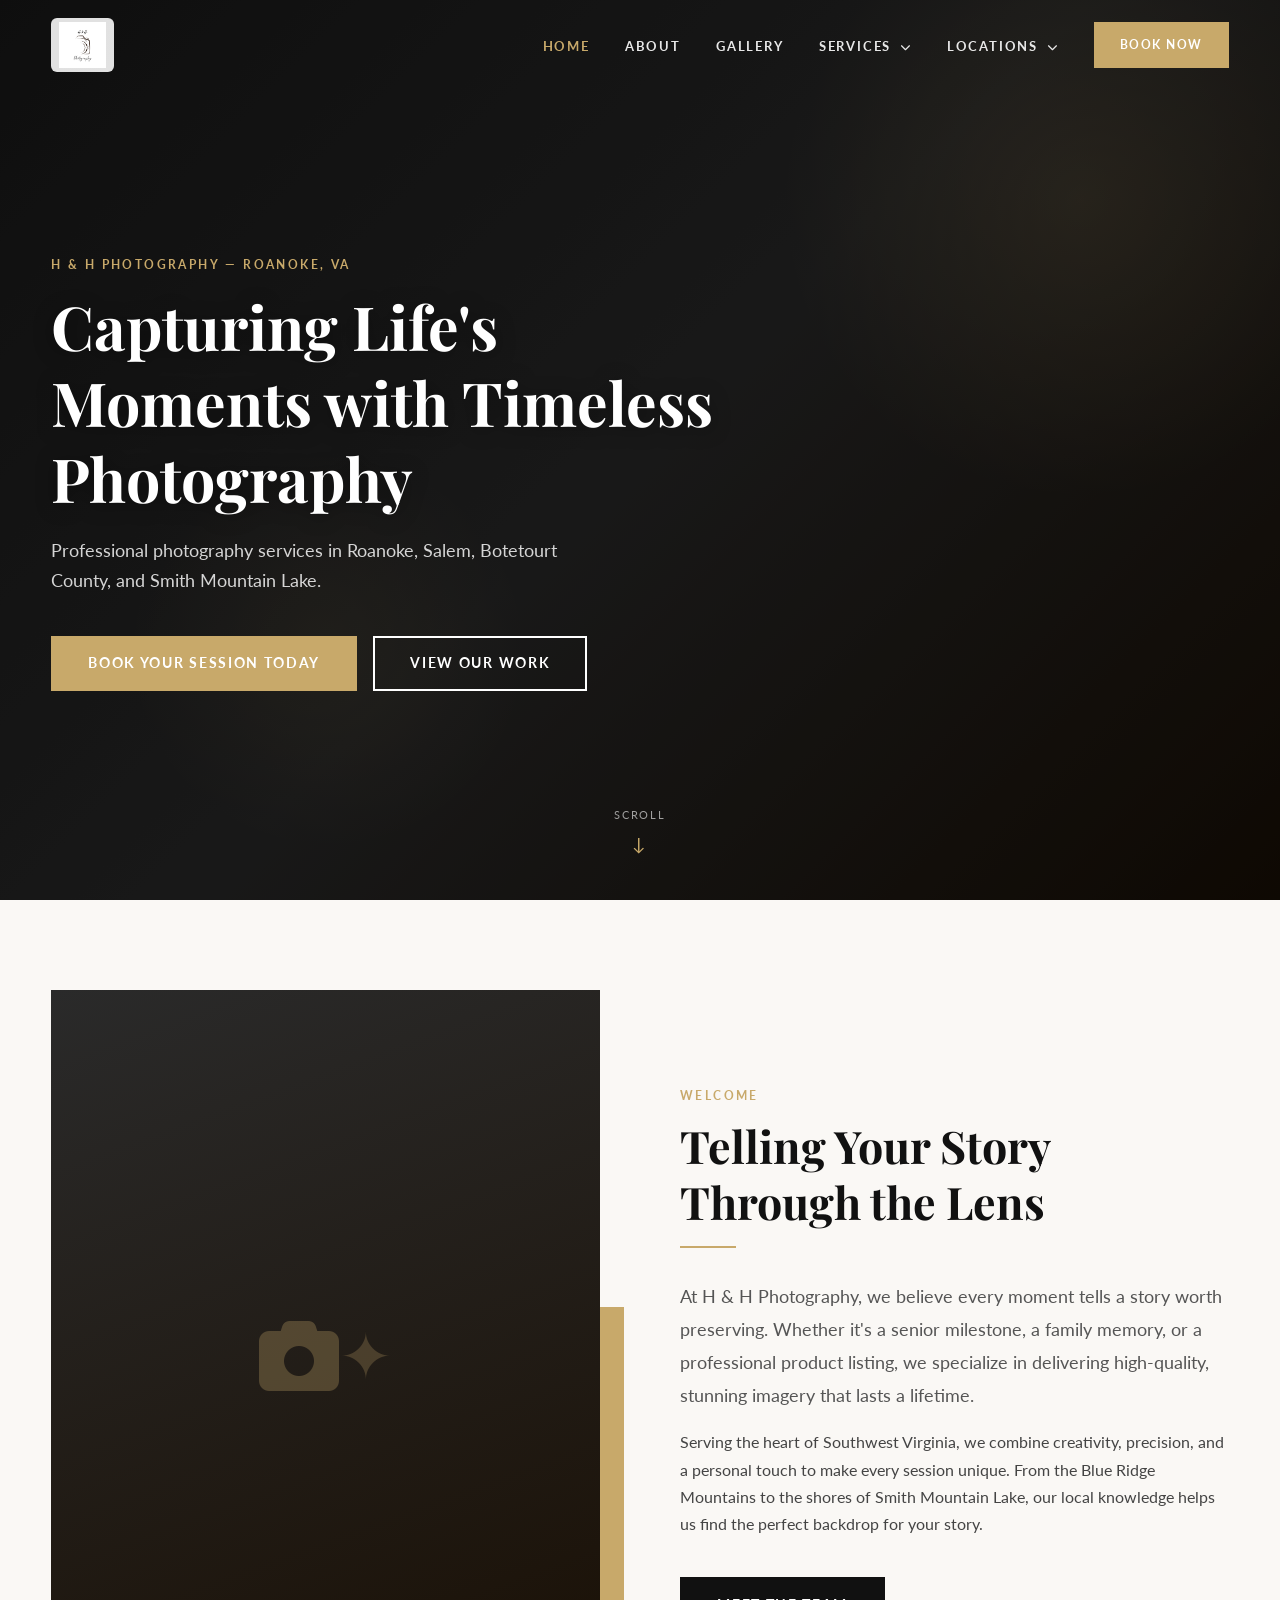
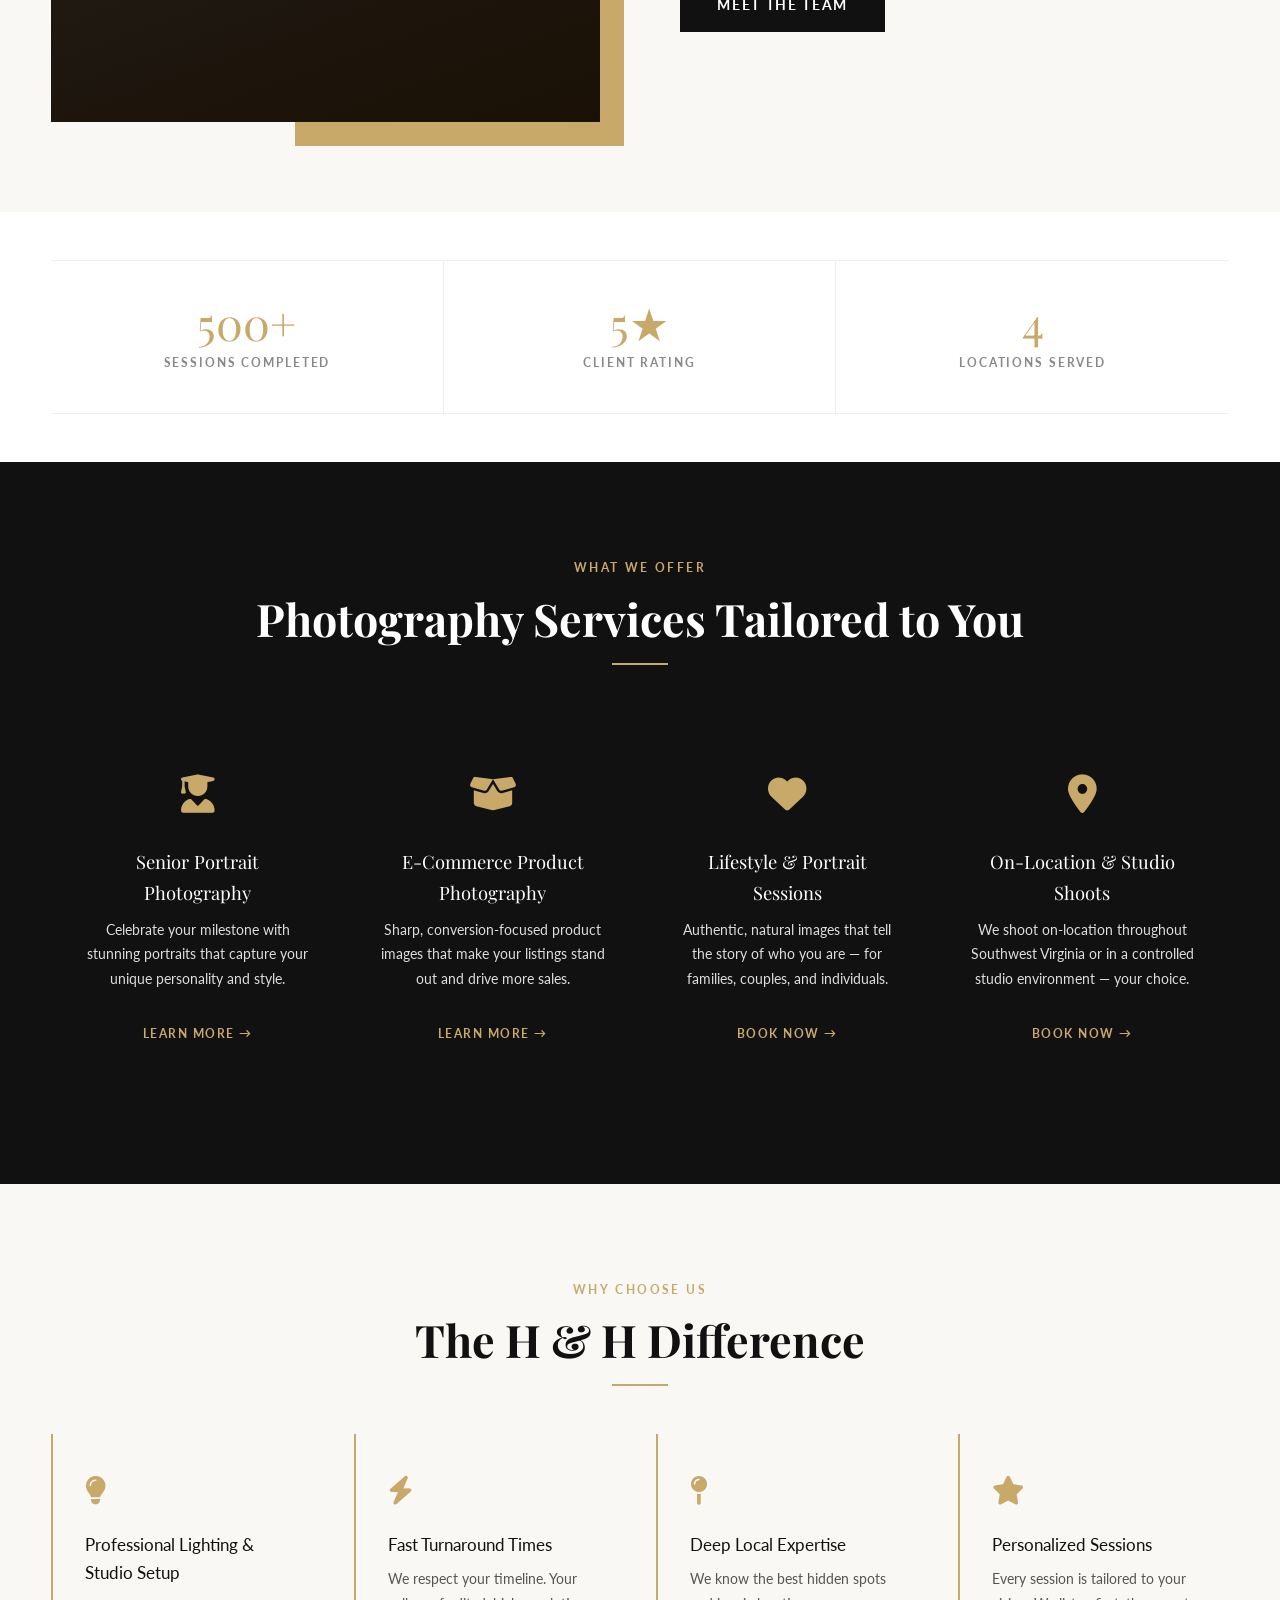
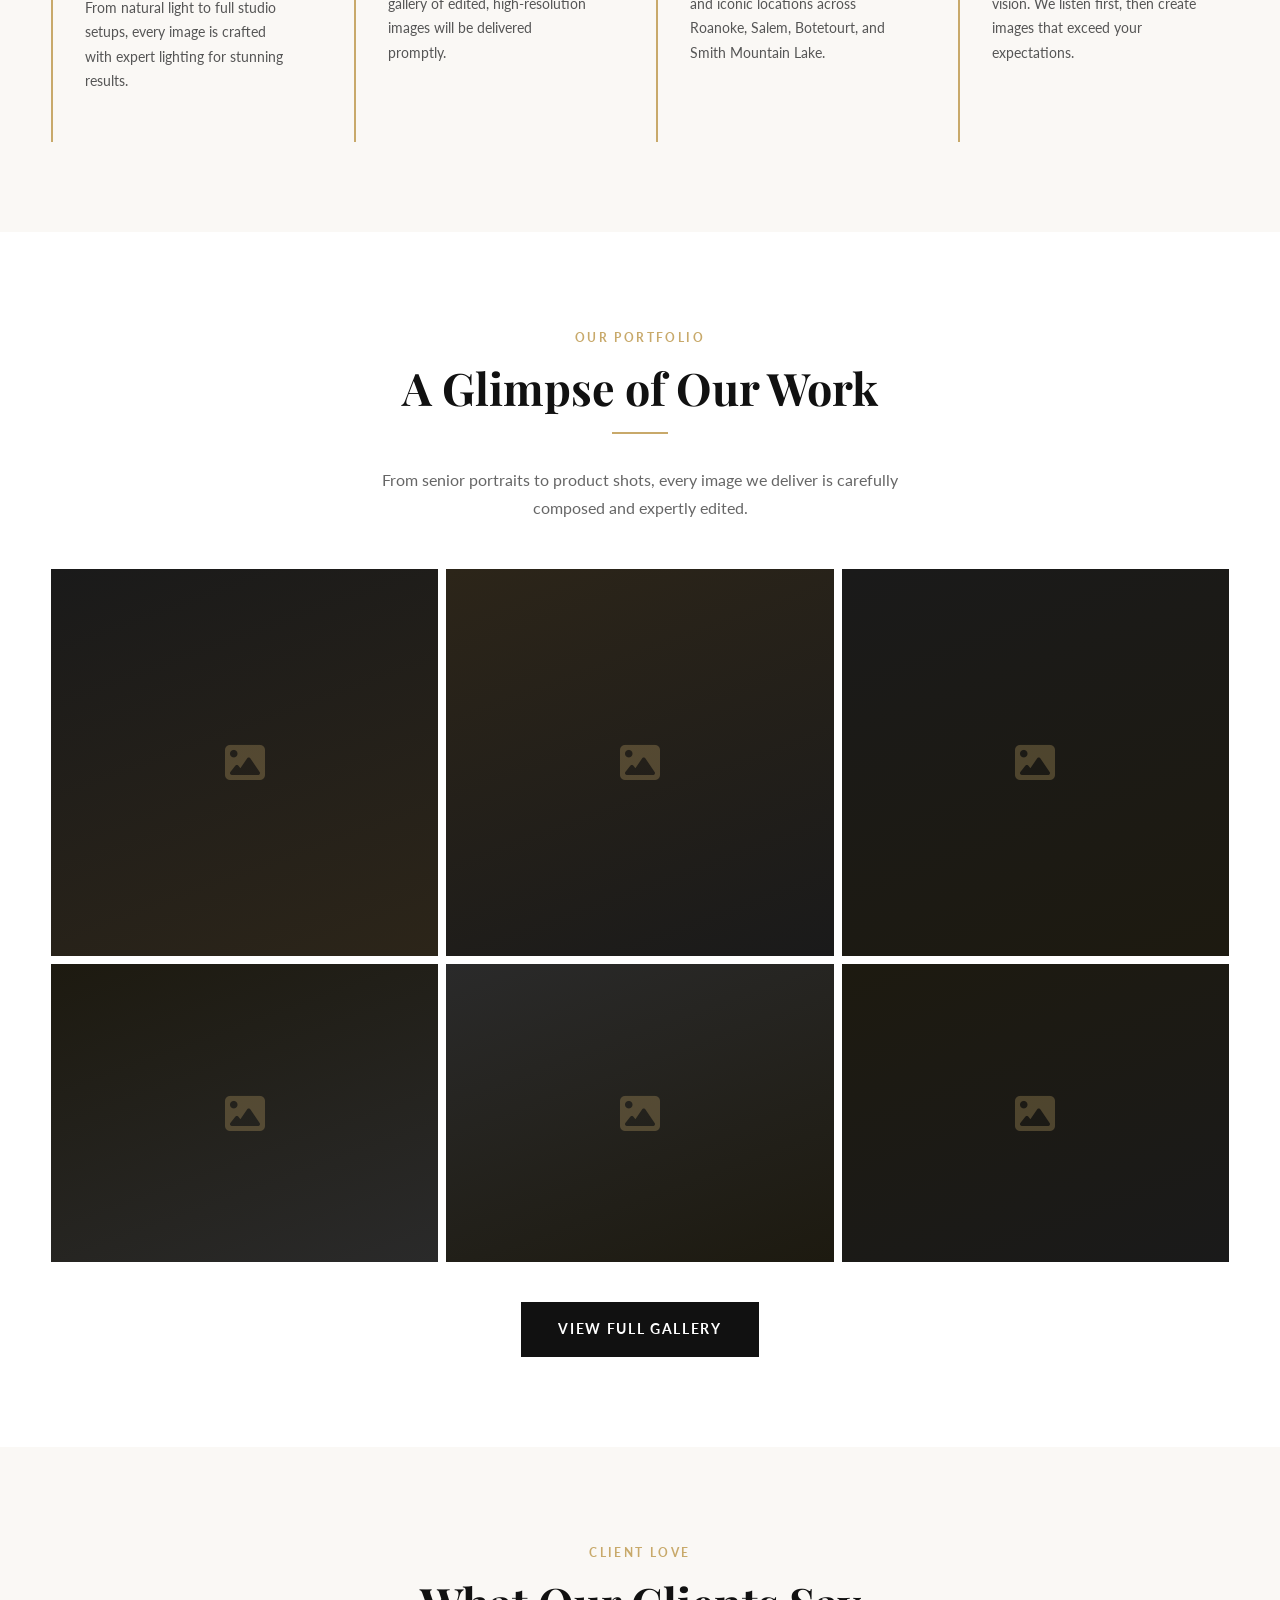
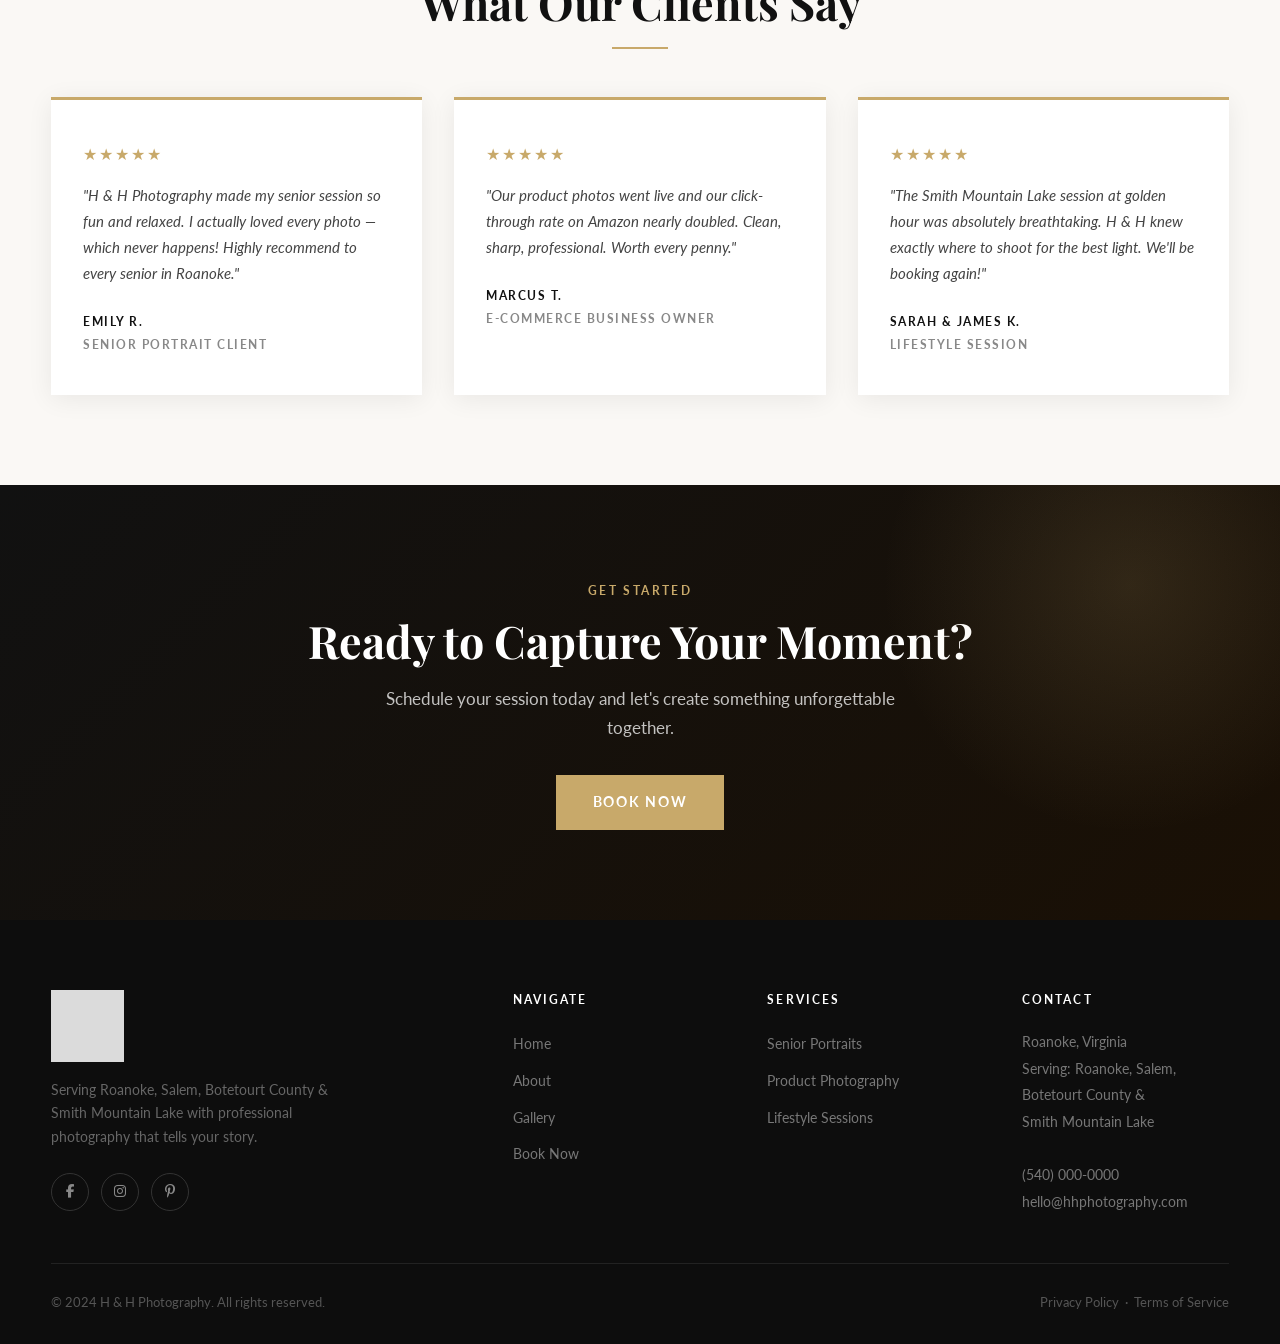
<file: index.html>
<!DOCTYPE html>
<html lang="en">
<head>
  <meta charset="UTF-8" />
  <meta name="viewport" content="width=device-width, initial-scale=1.0" />
  <meta name="description" content="H & H Photography — Professional photography services in Roanoke, Salem, Botetourt County, and Smith Mountain Lake, VA. Senior portraits, product photography, and lifestyle sessions." />
  <meta name="keywords" content="photographer in Roanoke VA, senior portraits Roanoke VA, product photography Roanoke VA, photography services Salem VA, Smith Mountain Lake photographer" />
  <title>H &amp; H Photography | Roanoke, VA — Senior Portraits &amp; Product Photography</title>
  <link rel="preconnect" href="https://fonts.googleapis.com" />
  <link rel="preconnect" href="https://fonts.gstatic.com" crossorigin />
  <link href="https://fonts.googleapis.com/css2?family=Playfair+Display:ital,wght@0,400;0,700;1,400&family=Lato:wght@300;400;700&display=swap" rel="stylesheet" />
  <link rel="stylesheet" href="https://cdnjs.cloudflare.com/ajax/libs/font-awesome/6.5.0/css/all.min.css" />
  <link rel="stylesheet" href="css/styles.css" />
</head>
<body>

  <!-- ===== NAVBAR ===== -->
  <nav class="navbar" aria-label="Main navigation">
    <div class="container navbar__inner">
      <a href="index.html" class="navbar__logo"><img src="images/logo.jpg" alt="H &amp; H Photography" class="navbar__logo-img"></a>

      <button class="navbar__toggle" aria-label="Toggle navigation" aria-expanded="false">
        <span></span><span></span><span></span>
      </button>

      <ul class="navbar__menu">
        <li><a href="index.html"   class="navbar__link">Home</a></li>
        <li><a href="about.html"   class="navbar__link">About</a></li>
        <li><a href="gallery.html" class="navbar__link">Gallery</a></li>

        <li class="navbar__dropdown">
          <a href="#" class="navbar__link">Services <i class="fa-solid fa-chevron-down" style="font-size:.65rem;margin-left:4px;"></i></a>
          <ul class="dropdown__menu">
            <li class="dropdown__item"><a href="services/senior-portraits.html">Senior Portrait Photography</a></li>
            <li class="dropdown__item"><a href="services/product-photography.html">E-Commerce Product Photography</a></li>
          </ul>
        </li>

        <li class="navbar__dropdown">
          <a href="#" class="navbar__link">Locations <i class="fa-solid fa-chevron-down" style="font-size:.65rem;margin-left:4px;"></i></a>
          <ul class="dropdown__menu">
            <li class="dropdown__item"><a href="locations/roanoke.html">Roanoke, VA</a></li>
            <li class="dropdown__item"><a href="locations/salem.html">Salem, VA</a></li>
            <li class="dropdown__item"><a href="locations/botetourt-county.html">Botetourt County</a></li>
            <li class="dropdown__item"><a href="locations/smith-mountain-lake.html">Smith Mountain Lake</a></li>
          </ul>
        </li>

        <li class="navbar__cta">
          <a href="contact.html" class="btn btn--gold">Book Now</a>
        </li>
      </ul>
    </div>
  </nav>

  <!-- ===== HERO ===== -->
  <section class="hero">
    <div class="hero__bg"></div>
    <div class="hero__overlay"></div>
    <div class="container">
      <div class="hero__content">
        <span class="section-label">H &amp; H Photography — Roanoke, VA</span>
        <h1 class="hero__title">Capturing Life's Moments with Timeless Photography</h1>
        <p class="hero__sub">Professional photography services in Roanoke, Salem, Botetourt County, and Smith Mountain Lake.</p>
        <div class="hero__actions">
          <a href="contact.html"  class="btn btn--gold">Book Your Session Today</a>
          <a href="gallery.html"  class="btn btn--outline-white">View Our Work</a>
        </div>
      </div>
    </div>
    <div class="hero__scroll" aria-hidden="true">Scroll</div>
  </section>

  <!-- ===== WELCOME ===== -->
  <section class="section section--cream">
    <div class="container">
      <div class="welcome__grid">
        <div class="welcome__visual reveal">
          <div class="welcome__img-placeholder" style="aspect-ratio:3/4;background:linear-gradient(160deg,#2a2a2a,#1a1005);display:flex;align-items:center;justify-content:center;">
            <i class="fa-solid fa-camera" style="font-size:5rem;color:rgba(200,169,106,0.3);"></i>
          </div>
          <div class="accent-block"></div>
        </div>
        <div class="reveal">
          <span class="section-label">Welcome</span>
          <h2>Telling Your Story Through the Lens</h2>
          <div class="divider divider--left"></div>
          <p class="lead">At H &amp; H Photography, we believe every moment tells a story worth preserving. Whether it's a senior milestone, a family memory, or a professional product listing, we specialize in delivering high-quality, stunning imagery that lasts a lifetime.</p>
          <p>Serving the heart of Southwest Virginia, we combine creativity, precision, and a personal touch to make every session unique. From the Blue Ridge Mountains to the shores of Smith Mountain Lake, our local knowledge helps us find the perfect backdrop for your story.</p>
          <a href="about.html" class="btn btn--dark" style="margin-top:1.5rem;">Meet the Team</a>
        </div>
      </div>
    </div>
  </section>

  <!-- ===== STATS ===== -->
  <section style="background:#fff;">
    <div class="container">
      <div class="stats-bar reveal-stagger">
        <div class="stat">
          <div class="stat__number">500+</div>
          <div class="stat__label">Sessions Completed</div>
        </div>
        <div class="stat">
          <div class="stat__number">5★</div>
          <div class="stat__label">Client Rating</div>
        </div>
        <div class="stat">
          <div class="stat__number">4</div>
          <div class="stat__label">Locations Served</div>
        </div>
      </div>
    </div>
  </section>

  <!-- ===== WHAT WE OFFER ===== -->
  <section class="section section--dark">
    <div class="container text-center">
      <span class="section-label">What We Offer</span>
      <h2 class="text-white">Photography Services Tailored to You</h2>
      <div class="divider"></div>
      <div class="services-grid reveal-stagger">
        <div class="service-card">
          <div class="service-card__icon"><i class="fa-solid fa-user-graduate"></i></div>
          <div class="service-card__title">Senior Portrait Photography</div>
          <p class="service-card__text">Celebrate your milestone with stunning portraits that capture your unique personality and style.</p>
          <a href="services/senior-portraits.html" style="color:#C8A96A;font-size:.78rem;font-weight:700;letter-spacing:.12em;text-transform:uppercase;margin-top:1rem;display:inline-block;">Learn More →</a>
        </div>
        <div class="service-card">
          <div class="service-card__icon"><i class="fa-solid fa-box-open"></i></div>
          <div class="service-card__title">E-Commerce Product Photography</div>
          <p class="service-card__text">Sharp, conversion-focused product images that make your listings stand out and drive more sales.</p>
          <a href="services/product-photography.html" style="color:#C8A96A;font-size:.78rem;font-weight:700;letter-spacing:.12em;text-transform:uppercase;margin-top:1rem;display:inline-block;">Learn More →</a>
        </div>
        <div class="service-card">
          <div class="service-card__icon"><i class="fa-solid fa-heart"></i></div>
          <div class="service-card__title">Lifestyle &amp; Portrait Sessions</div>
          <p class="service-card__text">Authentic, natural images that tell the story of who you are — for families, couples, and individuals.</p>
          <a href="contact.html" style="color:#C8A96A;font-size:.78rem;font-weight:700;letter-spacing:.12em;text-transform:uppercase;margin-top:1rem;display:inline-block;">Book Now →</a>
        </div>
        <div class="service-card">
          <div class="service-card__icon"><i class="fa-solid fa-location-dot"></i></div>
          <div class="service-card__title">On-Location &amp; Studio Shoots</div>
          <p class="service-card__text">We shoot on-location throughout Southwest Virginia or in a controlled studio environment — your choice.</p>
          <a href="contact.html" style="color:#C8A96A;font-size:.78rem;font-weight:700;letter-spacing:.12em;text-transform:uppercase;margin-top:1rem;display:inline-block;">Book Now →</a>
        </div>
      </div>
    </div>
  </section>

  <!-- ===== WHY CHOOSE US ===== -->
  <section class="section section--cream">
    <div class="container">
      <div class="text-center reveal">
        <span class="section-label">Why Choose Us</span>
        <h2>The H &amp; H Difference</h2>
        <div class="divider"></div>
      </div>
      <div class="why-grid reveal-stagger">
        <div class="why-item">
          <div class="why-item__icon"><i class="fa-solid fa-lightbulb"></i></div>
          <div class="why-item__title">Professional Lighting &amp; Studio Setup</div>
          <p class="why-item__text">From natural light to full studio setups, every image is crafted with expert lighting for stunning results.</p>
        </div>
        <div class="why-item">
          <div class="why-item__icon"><i class="fa-solid fa-bolt"></i></div>
          <div class="why-item__title">Fast Turnaround Times</div>
          <p class="why-item__text">We respect your timeline. Your gallery of edited, high-resolution images will be delivered promptly.</p>
        </div>
        <div class="why-item">
          <div class="why-item__icon"><i class="fa-solid fa-map-pin"></i></div>
          <div class="why-item__title">Deep Local Expertise</div>
          <p class="why-item__text">We know the best hidden spots and iconic locations across Roanoke, Salem, Botetourt, and Smith Mountain Lake.</p>
        </div>
        <div class="why-item">
          <div class="why-item__icon"><i class="fa-solid fa-star"></i></div>
          <div class="why-item__title">Personalized Sessions</div>
          <p class="why-item__text">Every session is tailored to your vision. We listen first, then create images that exceed your expectations.</p>
        </div>
      </div>
    </div>
  </section>

  <!-- ===== GALLERY PREVIEW ===== -->
  <section class="section" style="background:#fff;">
    <div class="container text-center reveal">
      <span class="section-label">Our Portfolio</span>
      <h2>A Glimpse of Our Work</h2>
      <div class="divider"></div>
      <p style="max-width:540px;margin:0 auto 3rem;color:#666;">From senior portraits to product shots, every image we deliver is carefully composed and expertly edited.</p>
    </div>
    <div class="container">
      <div style="display:grid;grid-template-columns:repeat(3,1fr);gap:8px;" class="reveal">
        <div style="background:linear-gradient(160deg,#1a1a1a,#2c2519);aspect-ratio:1;display:flex;align-items:center;justify-content:center;"><i class="fa-solid fa-image" style="font-size:2.5rem;color:rgba(200,169,106,0.3);"></i></div>
        <div style="background:linear-gradient(160deg,#2c2519,#1a1a1a);aspect-ratio:1;display:flex;align-items:center;justify-content:center;"><i class="fa-solid fa-image" style="font-size:2.5rem;color:rgba(200,169,106,0.3);"></i></div>
        <div style="background:linear-gradient(160deg,#1a1a1a,#1d1a10);aspect-ratio:1;display:flex;align-items:center;justify-content:center;"><i class="fa-solid fa-image" style="font-size:2.5rem;color:rgba(200,169,106,0.3);"></i></div>
        <div style="background:linear-gradient(160deg,#1d1a10,#2a2a2a);aspect-ratio:1.3;display:flex;align-items:center;justify-content:center;"><i class="fa-solid fa-image" style="font-size:2.5rem;color:rgba(200,169,106,0.3);"></i></div>
        <div style="background:linear-gradient(160deg,#2a2a2a,#1d1a10);aspect-ratio:1.3;display:flex;align-items:center;justify-content:center;"><i class="fa-solid fa-image" style="font-size:2.5rem;color:rgba(200,169,106,0.3);"></i></div>
        <div style="background:linear-gradient(160deg,#1d1a10,#1a1a1a);aspect-ratio:1.3;display:flex;align-items:center;justify-content:center;"><i class="fa-solid fa-image" style="font-size:2.5rem;color:rgba(200,169,106,0.3);"></i></div>
      </div>
      <div class="text-center" style="margin-top:2.5rem;">
        <a href="gallery.html" class="btn btn--dark">View Full Gallery</a>
      </div>
    </div>
  </section>

  <!-- ===== TESTIMONIALS ===== -->
  <section class="section section--cream">
    <div class="container text-center reveal">
      <span class="section-label">Client Love</span>
      <h2>What Our Clients Say</h2>
      <div class="divider"></div>
    </div>
    <div class="container">
      <div class="testimonials-grid reveal-stagger">
        <div class="testimonial-card">
          <div class="testimonial-card__stars">★★★★★</div>
          <p class="testimonial-card__text">"H &amp; H Photography made my senior session so fun and relaxed. I actually loved every photo — which never happens! Highly recommend to every senior in Roanoke."</p>
          <div class="testimonial-card__author"><strong>Emily R.</strong> Senior Portrait Client</div>
        </div>
        <div class="testimonial-card">
          <div class="testimonial-card__stars">★★★★★</div>
          <p class="testimonial-card__text">"Our product photos went live and our click-through rate on Amazon nearly doubled. Clean, sharp, professional. Worth every penny."</p>
          <div class="testimonial-card__author"><strong>Marcus T.</strong> E-Commerce Business Owner</div>
        </div>
        <div class="testimonial-card">
          <div class="testimonial-card__stars">★★★★★</div>
          <p class="testimonial-card__text">"The Smith Mountain Lake session at golden hour was absolutely breathtaking. H &amp; H knew exactly where to shoot for the best light. We'll be booking again!"</p>
          <div class="testimonial-card__author"><strong>Sarah &amp; James K.</strong> Lifestyle Session</div>
        </div>
      </div>
    </div>
  </section>

  <!-- ===== CTA BANNER ===== -->
  <section class="cta-banner">
    <div class="container">
      <span class="section-label">Get Started</span>
      <h2>Ready to Capture Your Moment?</h2>
      <p>Schedule your session today and let's create something unforgettable together.</p>
      <a href="contact.html" class="btn btn--gold">Book Now</a>
    </div>
  </section>

  <!-- ===== FOOTER ===== -->
  <footer class="footer">
    <div class="container">
      <div class="footer__inner">
        <div>
          <img src="images/logo.jpg" alt="H &amp; H Photography" class="footer__logo-img">
          <p class="footer__tagline">Serving Roanoke, Salem, Botetourt County &amp; Smith Mountain Lake with professional photography that tells your story.</p>
          <div class="footer__social">
            <a href="#" class="social-icon" aria-label="Facebook"><i class="fa-brands fa-facebook-f"></i></a>
            <a href="#" class="social-icon" aria-label="Instagram"><i class="fa-brands fa-instagram"></i></a>
            <a href="#" class="social-icon" aria-label="Pinterest"><i class="fa-brands fa-pinterest-p"></i></a>
          </div>
        </div>
        <div class="footer__col">
          <h5>Navigate</h5>
          <ul>
            <li><a href="index.html">Home</a></li>
            <li><a href="about.html">About</a></li>
            <li><a href="gallery.html">Gallery</a></li>
            <li><a href="contact.html">Book Now</a></li>
          </ul>
        </div>
        <div class="footer__col">
          <h5>Services</h5>
          <ul>
            <li><a href="services/senior-portraits.html">Senior Portraits</a></li>
            <li><a href="services/product-photography.html">Product Photography</a></li>
            <li><a href="gallery.html">Lifestyle Sessions</a></li>
          </ul>
        </div>
        <div class="footer__col">
          <h5>Contact</h5>
          <address>
            Roanoke, Virginia<br/>
            Serving: Roanoke, Salem,<br/>
            Botetourt County &amp;<br/>
            Smith Mountain Lake<br/><br/>
            <a href="tel:+15400000000">(540) 000-0000</a><br/>
            <a href="mailto:hello@hhphotography.com">hello@hhphotography.com</a>
          </address>
        </div>
      </div>
      <div class="footer__bottom">
        <span>&copy; 2024 H &amp; H Photography. All rights reserved.</span>
        <div class="footer__bottom-right">
          <a href="#">Privacy Policy</a> &nbsp;·&nbsp; <a href="#">Terms of Service</a>
        </div>
      </div>
    </div>
  </footer>

  <script src="js/main.js"></script>
</body>
</html>
</file>
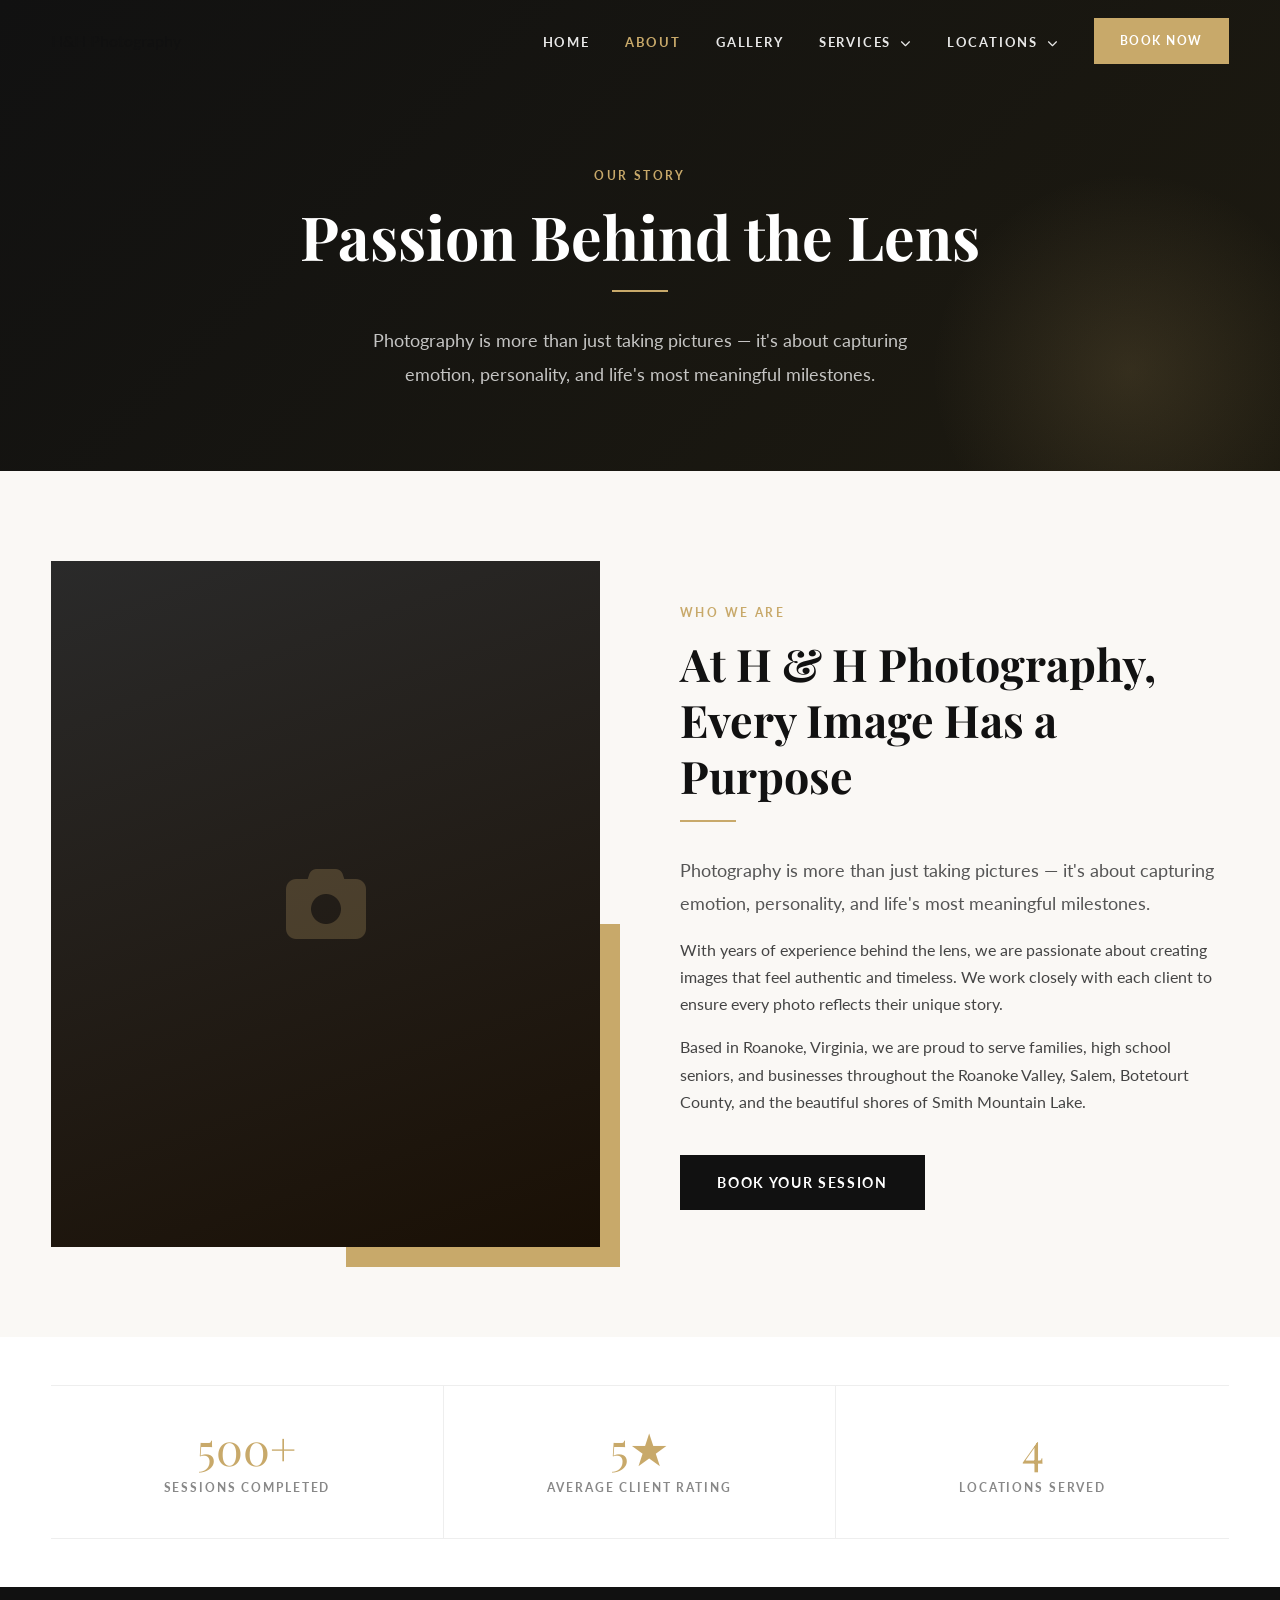
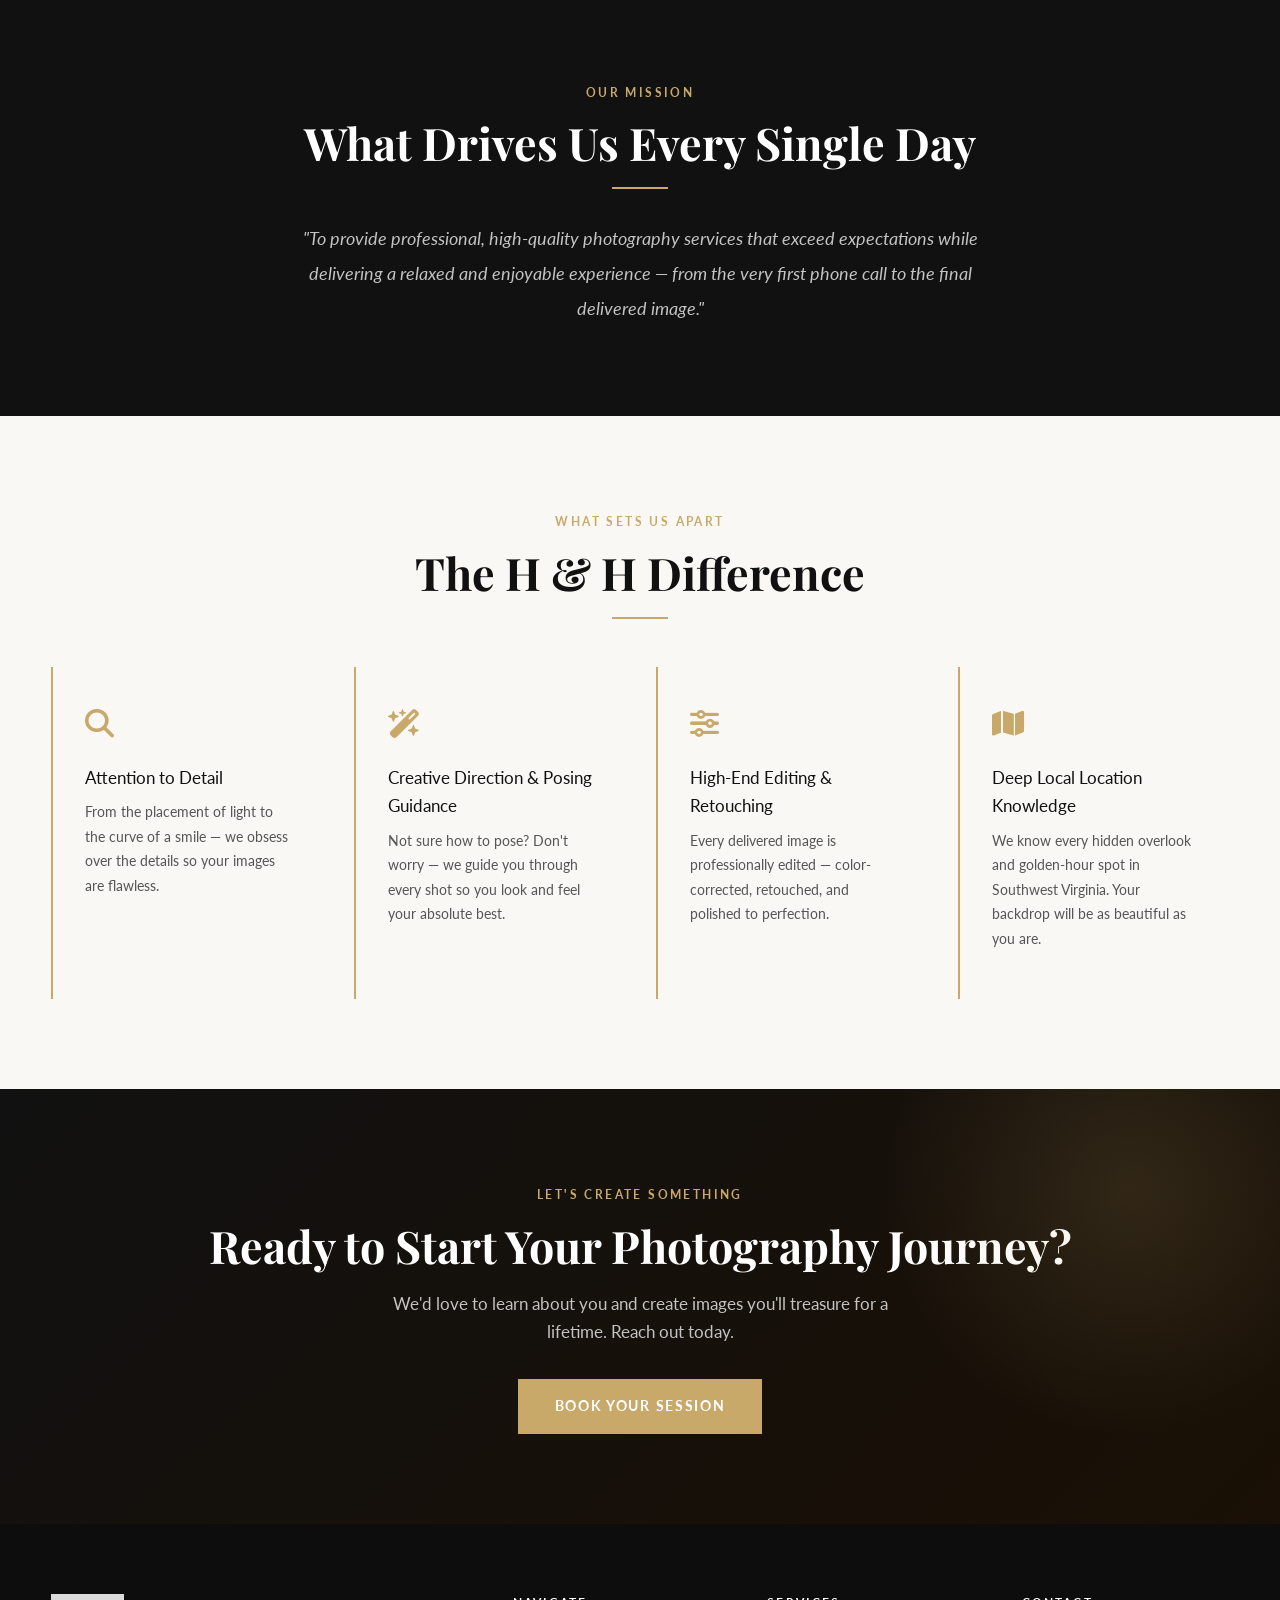
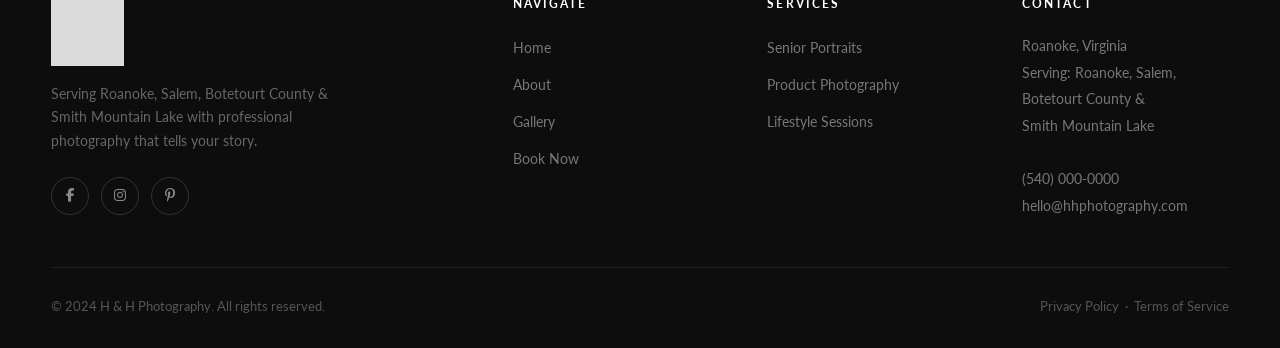
<file: about.html>
<!DOCTYPE html>
<html lang="en">
<head>
  <meta charset="UTF-8" />
  <meta name="viewport" content="width=device-width, initial-scale=1.0" />
  <meta name="description" content="About H & H Photography — Learn our story, mission, and what sets us apart as Roanoke Virginia's premier portrait and product photographers." />
  <meta name="keywords" content="photographer in Roanoke VA, about H&H Photography, professional photographer Virginia" />
  <title>About | H &amp; H Photography — Roanoke, VA</title>
  <link rel="preconnect" href="https://fonts.googleapis.com" />
  <link rel="preconnect" href="https://fonts.gstatic.com" crossorigin />
  <link href="https://fonts.googleapis.com/css2?family=Playfair+Display:ital,wght@0,400;0,700;1,400&family=Lato:wght@300;400;700&display=swap" rel="stylesheet" />
  <link rel="stylesheet" href="https://cdnjs.cloudflare.com/ajax/libs/font-awesome/6.5.0/css/all.min.css" />
  <link rel="stylesheet" href="css/styles.css" />
</head>
<body>

  <!-- ===== NAVBAR ===== -->
  <nav class="navbar" aria-label="Main navigation">
    <div class="container navbar__inner">
      <a href="../index.html" class="navbar__logo">H <span>&amp;</span> H Photography</a>
      <button class="navbar__toggle" aria-label="Toggle navigation" aria-expanded="false">
        <span></span><span></span><span></span>
      </button>
      <ul class="navbar__menu">
        <li><a href="index.html"   class="navbar__link">Home</a></li>
        <li><a href="about.html"   class="navbar__link">About</a></li>
        <li><a href="gallery.html" class="navbar__link">Gallery</a></li>
        <li class="navbar__dropdown">
          <a href="#" class="navbar__link">Services <i class="fa-solid fa-chevron-down" style="font-size:.65rem;margin-left:4px;"></i></a>
          <ul class="dropdown__menu">
            <li class="dropdown__item"><a href="services/senior-portraits.html">Senior Portrait Photography</a></li>
            <li class="dropdown__item"><a href="services/product-photography.html">E-Commerce Product Photography</a></li>
          </ul>
        </li>
        <li class="navbar__dropdown">
          <a href="#" class="navbar__link">Locations <i class="fa-solid fa-chevron-down" style="font-size:.65rem;margin-left:4px;"></i></a>
          <ul class="dropdown__menu">
            <li class="dropdown__item"><a href="locations/roanoke.html">Roanoke, VA</a></li>
            <li class="dropdown__item"><a href="locations/salem.html">Salem, VA</a></li>
            <li class="dropdown__item"><a href="locations/botetourt-county.html">Botetourt County</a></li>
            <li class="dropdown__item"><a href="locations/smith-mountain-lake.html">Smith Mountain Lake</a></li>
          </ul>
        </li>
        <li class="navbar__cta"><a href="contact.html" class="btn btn--gold">Book Now</a></li>
      </ul>
    </div>
  </nav>

  <!-- ===== PAGE HERO ===== -->
  <section class="page-hero">
    <div class="container">
      <span class="section-label">Our Story</span>
      <h1>Passion Behind the Lens</h1>
      <div class="divider"></div>
      <p class="lead">Photography is more than just taking pictures — it's about capturing emotion, personality, and life's most meaningful milestones.</p>
    </div>
  </section>

  <!-- ===== STORY ===== -->
  <section class="section section--cream">
    <div class="container">
      <div class="about-grid">
        <div class="reveal">
          <div style="background:linear-gradient(160deg,#2a2a2a,#1a1005);aspect-ratio:4/5;display:flex;align-items:center;justify-content:center;position:relative;">
            <i class="fa-solid fa-camera" style="font-size:5rem;color:rgba(200,169,106,0.25);"></i>
            <div style="position:absolute;bottom:-20px;right:-20px;width:50%;height:50%;background:#C8A96A;z-index:-1;"></div>
          </div>
        </div>
        <div class="reveal">
          <span class="section-label">Who We Are</span>
          <h2>At H &amp; H Photography, Every Image Has a Purpose</h2>
          <div class="divider divider--left"></div>
          <p class="lead">Photography is more than just taking pictures — it's about capturing emotion, personality, and life's most meaningful milestones.</p>
          <p>With years of experience behind the lens, we are passionate about creating images that feel authentic and timeless. We work closely with each client to ensure every photo reflects their unique story.</p>
          <p>Based in Roanoke, Virginia, we are proud to serve families, high school seniors, and businesses throughout the Roanoke Valley, Salem, Botetourt County, and the beautiful shores of Smith Mountain Lake.</p>
          <a href="contact.html" class="btn btn--dark" style="margin-top:1.5rem;">Book Your Session</a>
        </div>
      </div>
    </div>
  </section>

  <!-- ===== STATS ===== -->
  <section style="background:#fff;">
    <div class="container">
      <div class="stats-bar reveal-stagger">
        <div class="stat">
          <div class="stat__number">500+</div>
          <div class="stat__label">Sessions Completed</div>
        </div>
        <div class="stat">
          <div class="stat__number">5★</div>
          <div class="stat__label">Average Client Rating</div>
        </div>
        <div class="stat">
          <div class="stat__number">4</div>
          <div class="stat__label">Locations Served</div>
        </div>
      </div>
    </div>
  </section>

  <!-- ===== MISSION ===== -->
  <section class="section section--dark">
    <div class="container text-center reveal">
      <span class="section-label">Our Mission</span>
      <h2 class="text-white">What Drives Us Every Single Day</h2>
      <div class="divider"></div>
      <p style="max-width:680px;margin:0 auto;font-size:1.15rem;color:rgba(255,255,255,0.75);font-style:italic;line-height:1.9;">
        "To provide professional, high-quality photography services that exceed expectations while delivering a relaxed and enjoyable experience — from the very first phone call to the final delivered image."
      </p>
    </div>
  </section>

  <!-- ===== WHAT SETS US APART ===== -->
  <section class="section section--cream">
    <div class="container">
      <div class="text-center reveal">
        <span class="section-label">What Sets Us Apart</span>
        <h2>The H &amp; H Difference</h2>
        <div class="divider"></div>
      </div>
      <div class="why-grid reveal-stagger">
        <div class="why-item">
          <div class="why-item__icon"><i class="fa-solid fa-magnifying-glass"></i></div>
          <div class="why-item__title">Attention to Detail</div>
          <p class="why-item__text">From the placement of light to the curve of a smile — we obsess over the details so your images are flawless.</p>
        </div>
        <div class="why-item">
          <div class="why-item__icon"><i class="fa-solid fa-wand-magic-sparkles"></i></div>
          <div class="why-item__title">Creative Direction &amp; Posing Guidance</div>
          <p class="why-item__text">Not sure how to pose? Don't worry — we guide you through every shot so you look and feel your absolute best.</p>
        </div>
        <div class="why-item">
          <div class="why-item__icon"><i class="fa-solid fa-sliders"></i></div>
          <div class="why-item__title">High-End Editing &amp; Retouching</div>
          <p class="why-item__text">Every delivered image is professionally edited — color-corrected, retouched, and polished to perfection.</p>
        </div>
        <div class="why-item">
          <div class="why-item__icon"><i class="fa-solid fa-map"></i></div>
          <div class="why-item__title">Deep Local Location Knowledge</div>
          <p class="why-item__text">We know every hidden overlook and golden-hour spot in Southwest Virginia. Your backdrop will be as beautiful as you are.</p>
        </div>
      </div>
    </div>
  </section>

  <!-- ===== CTA ===== -->
  <section class="cta-banner">
    <div class="container">
      <span class="section-label">Let's Create Something</span>
      <h2>Ready to Start Your Photography Journey?</h2>
      <p>We'd love to learn about you and create images you'll treasure for a lifetime. Reach out today.</p>
      <a href="contact.html" class="btn btn--gold">Book Your Session</a>
    </div>
  </section>

  <!-- ===== FOOTER ===== -->
  <footer class="footer">
    <div class="container">
      <div class="footer__inner">
        <div>
          <img src="images/logo.jpg" alt="H &amp; H Photography" class="footer__logo-img">
          <p class="footer__tagline">Serving Roanoke, Salem, Botetourt County &amp; Smith Mountain Lake with professional photography that tells your story.</p>
          <div class="footer__social">
            <a href="#" class="social-icon" aria-label="Facebook"><i class="fa-brands fa-facebook-f"></i></a>
            <a href="#" class="social-icon" aria-label="Instagram"><i class="fa-brands fa-instagram"></i></a>
            <a href="#" class="social-icon" aria-label="Pinterest"><i class="fa-brands fa-pinterest-p"></i></a>
          </div>
        </div>
        <div class="footer__col">
          <h5>Navigate</h5>
          <ul>
            <li><a href="index.html">Home</a></li>
            <li><a href="about.html">About</a></li>
            <li><a href="gallery.html">Gallery</a></li>
            <li><a href="contact.html">Book Now</a></li>
          </ul>
        </div>
        <div class="footer__col">
          <h5>Services</h5>
          <ul>
            <li><a href="services/senior-portraits.html">Senior Portraits</a></li>
            <li><a href="services/product-photography.html">Product Photography</a></li>
            <li><a href="gallery.html">Lifestyle Sessions</a></li>
          </ul>
        </div>
        <div class="footer__col">
          <h5>Contact</h5>
          <address>
            Roanoke, Virginia<br/>
            Serving: Roanoke, Salem,<br/>
            Botetourt County &amp;<br/>
            Smith Mountain Lake<br/><br/>
            <a href="tel:+15400000000">(540) 000-0000</a><br/>
            <a href="mailto:hello@hhphotography.com">hello@hhphotography.com</a>
          </address>
        </div>
      </div>
      <div class="footer__bottom">
        <span>&copy; 2024 H &amp; H Photography. All rights reserved.</span>
        <div class="footer__bottom-right">
          <a href="#">Privacy Policy</a> &nbsp;·&nbsp; <a href="#">Terms of Service</a>
        </div>
      </div>
    </div>
  </footer>

  <script src="js/main.js"></script>
</body>
</html>
</file>
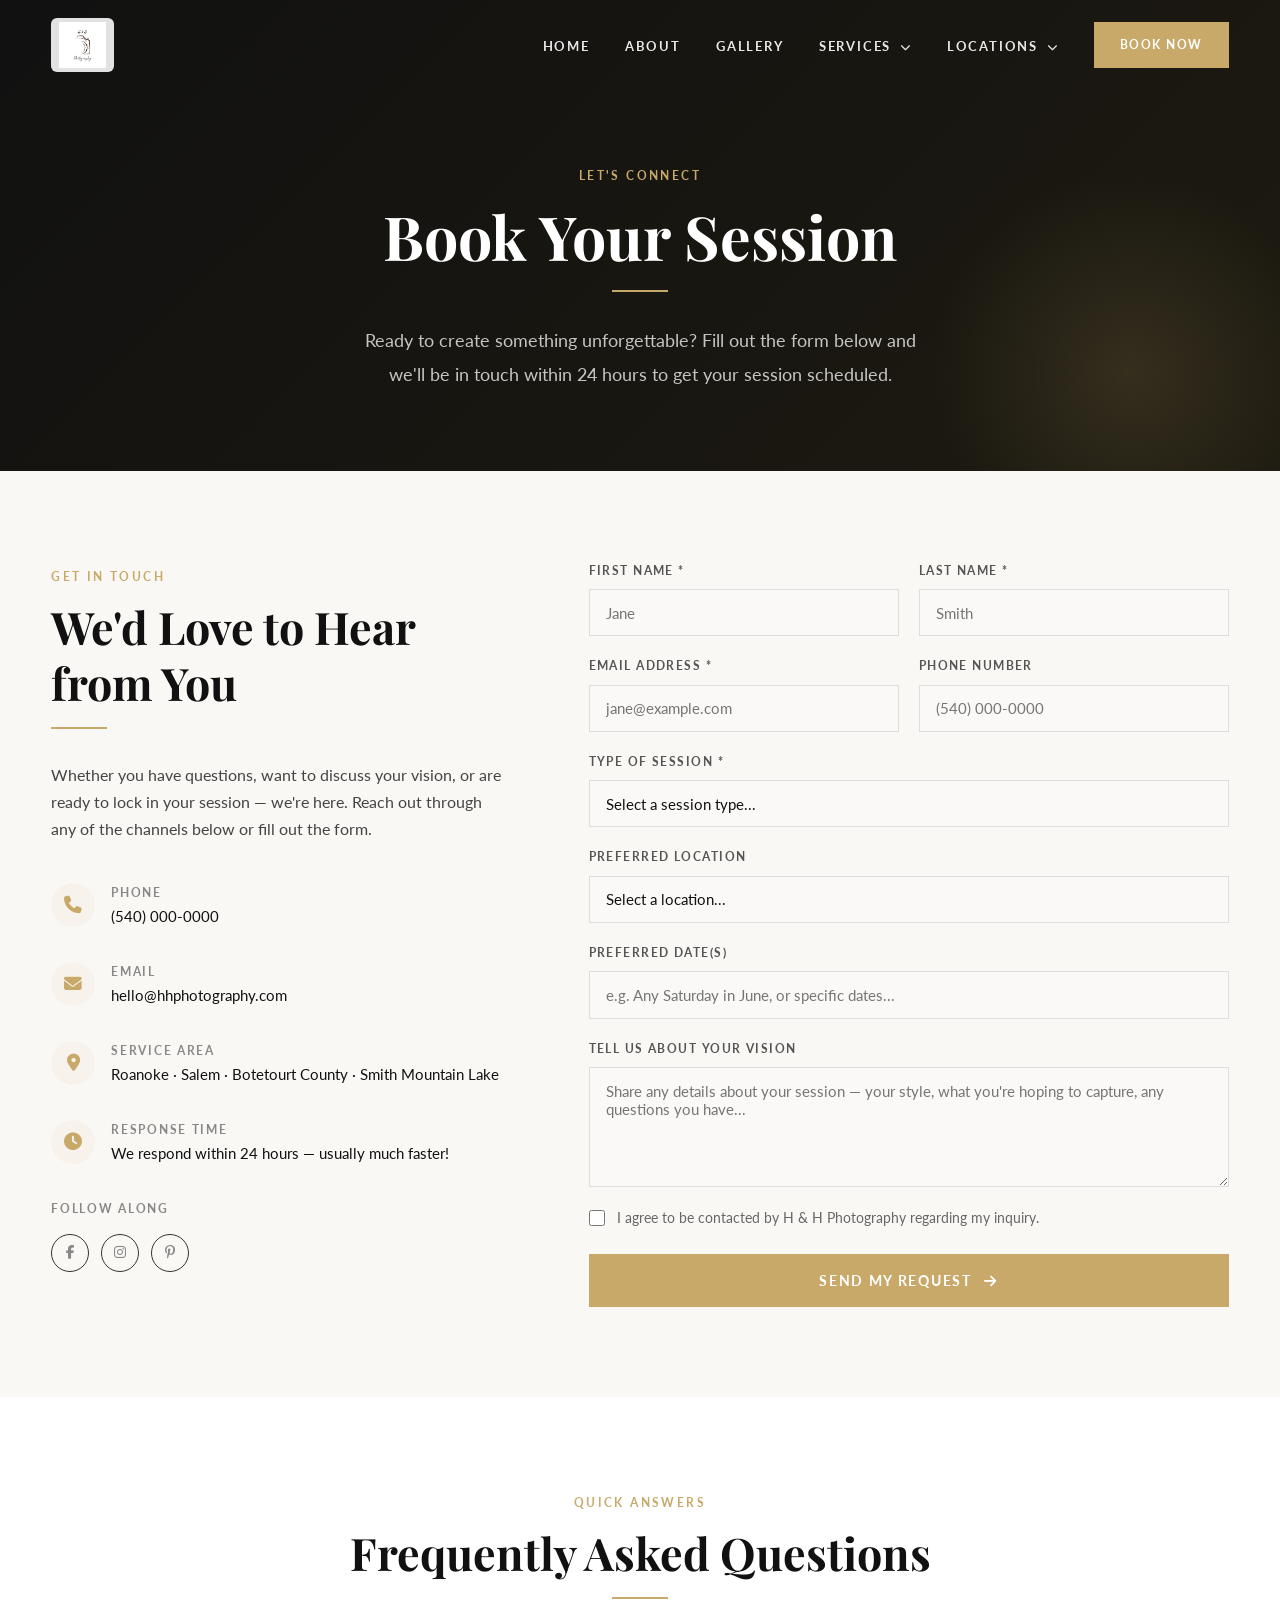
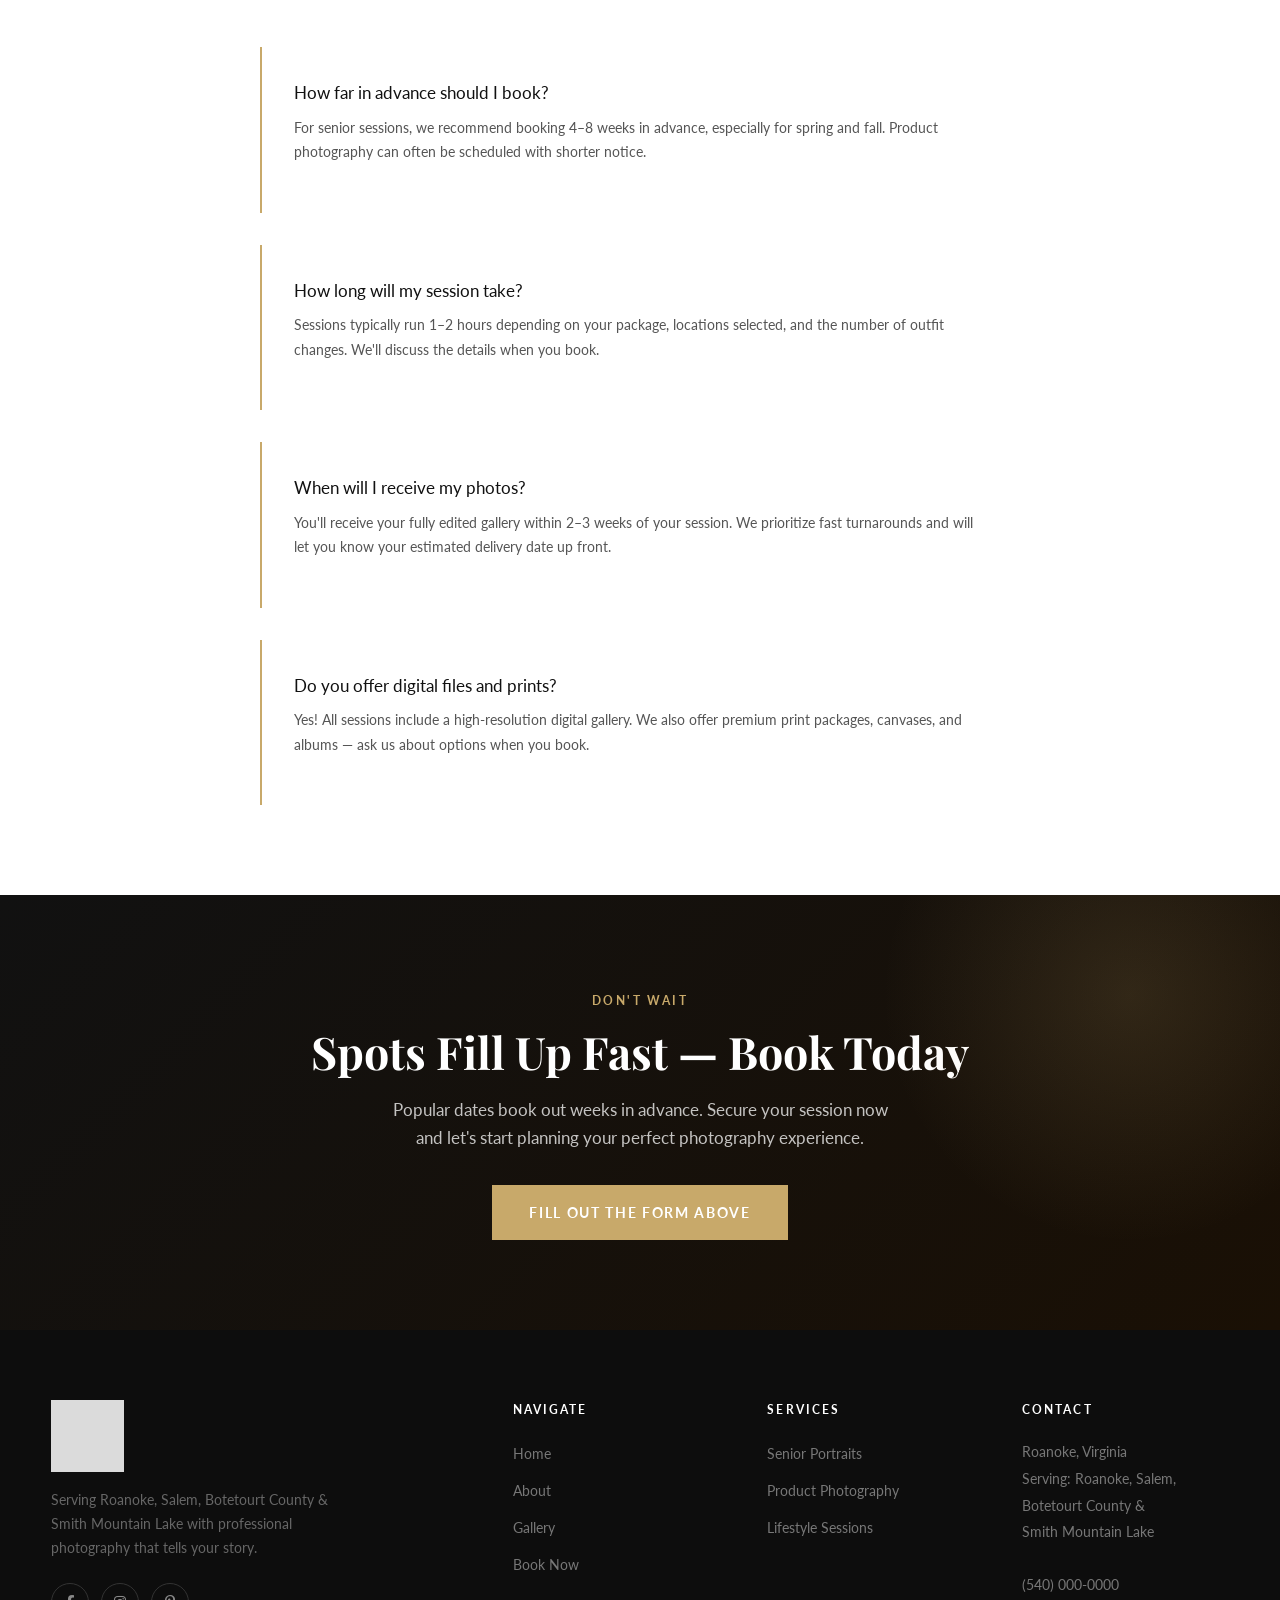
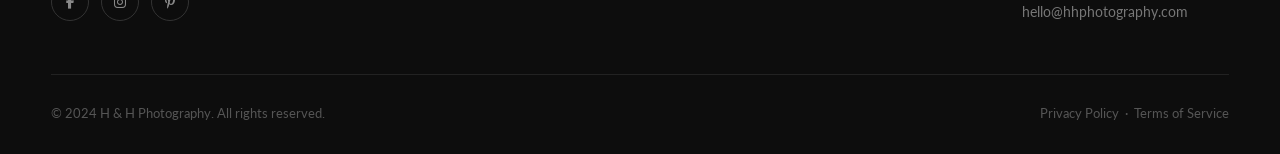
<file: contact.html>
<!DOCTYPE html>
<html lang="en">
<head>
  <meta charset="UTF-8" />
  <meta name="viewport" content="width=device-width, initial-scale=1.0" />
  <meta name="description" content="Book a photography session with H & H Photography in Roanoke, VA. Contact us today for senior portraits, product photography, and lifestyle sessions in Roanoke, Salem, Botetourt County, and Smith Mountain Lake." />
  <meta name="keywords" content="book photographer Roanoke VA, contact H&H Photography, photography booking Roanoke Virginia" />
  <title>Book Now / Contact | H &amp; H Photography — Roanoke, VA</title>
  <link rel="preconnect" href="https://fonts.googleapis.com" />
  <link rel="preconnect" href="https://fonts.gstatic.com" crossorigin />
  <link href="https://fonts.googleapis.com/css2?family=Playfair+Display:ital,wght@0,400;0,700;1,400&family=Lato:wght@300;400;700&display=swap" rel="stylesheet" />
  <link rel="stylesheet" href="https://cdnjs.cloudflare.com/ajax/libs/font-awesome/6.5.0/css/all.min.css" />
  <link rel="stylesheet" href="css/styles.css" />
</head>
<body>

  <!-- ===== NAVBAR ===== -->
  <nav class="navbar" aria-label="Main navigation">
    <div class="container navbar__inner">
      <a href="index.html" class="navbar__logo"><img src="images/logo.jpg" alt="H &amp; H Photography" class="navbar__logo-img"></a>
      <button class="navbar__toggle" aria-label="Toggle navigation" aria-expanded="false">
        <span></span><span></span><span></span>
      </button>
      <ul class="navbar__menu">
        <li><a href="index.html"   class="navbar__link">Home</a></li>
        <li><a href="about.html"   class="navbar__link">About</a></li>
        <li><a href="gallery.html" class="navbar__link">Gallery</a></li>
        <li class="navbar__dropdown">
          <a href="#" class="navbar__link">Services <i class="fa-solid fa-chevron-down" style="font-size:.65rem;margin-left:4px;"></i></a>
          <ul class="dropdown__menu">
            <li class="dropdown__item"><a href="services/senior-portraits.html">Senior Portrait Photography</a></li>
            <li class="dropdown__item"><a href="services/product-photography.html">E-Commerce Product Photography</a></li>
          </ul>
        </li>
        <li class="navbar__dropdown">
          <a href="#" class="navbar__link">Locations <i class="fa-solid fa-chevron-down" style="font-size:.65rem;margin-left:4px;"></i></a>
          <ul class="dropdown__menu">
            <li class="dropdown__item"><a href="locations/roanoke.html">Roanoke, VA</a></li>
            <li class="dropdown__item"><a href="locations/salem.html">Salem, VA</a></li>
            <li class="dropdown__item"><a href="locations/botetourt-county.html">Botetourt County</a></li>
            <li class="dropdown__item"><a href="locations/smith-mountain-lake.html">Smith Mountain Lake</a></li>
          </ul>
        </li>
        <li class="navbar__cta"><a href="contact.html" class="btn btn--gold">Book Now</a></li>
      </ul>
    </div>
  </nav>

  <!-- ===== PAGE HERO ===== -->
  <section class="page-hero">
    <div class="container">
      <span class="section-label">Let's Connect</span>
      <h1>Book Your Session</h1>
      <div class="divider"></div>
      <p class="lead">Ready to create something unforgettable? Fill out the form below and we'll be in touch within 24 hours to get your session scheduled.</p>
    </div>
  </section>

  <!-- ===== CONTACT GRID ===== -->
  <section class="section section--cream">
    <div class="container">
      <div class="contact-grid">

        <!-- Info column -->
        <div class="reveal">
          <span class="section-label">Get in Touch</span>
          <h2>We'd Love to Hear from You</h2>
          <div class="divider divider--left"></div>
          <p style="margin-bottom:2.5rem;">Whether you have questions, want to discuss your vision, or are ready to lock in your session — we're here. Reach out through any of the channels below or fill out the form.</p>

          <div class="contact-info__item">
            <div class="contact-info__icon"><i class="fa-solid fa-phone"></i></div>
            <div>
              <div class="contact-info__label">Phone</div>
              <div class="contact-info__value"><a href="tel:+15400000000" style="color:#111;">(540) 000-0000</a></div>
            </div>
          </div>

          <div class="contact-info__item">
            <div class="contact-info__icon"><i class="fa-solid fa-envelope"></i></div>
            <div>
              <div class="contact-info__label">Email</div>
              <div class="contact-info__value"><a href="mailto:hello@hhphotography.com" style="color:#111;">hello@hhphotography.com</a></div>
            </div>
          </div>

          <div class="contact-info__item">
            <div class="contact-info__icon"><i class="fa-solid fa-location-dot"></i></div>
            <div>
              <div class="contact-info__label">Service Area</div>
              <div class="contact-info__value">Roanoke · Salem · Botetourt County · Smith Mountain Lake</div>
            </div>
          </div>

          <div class="contact-info__item">
            <div class="contact-info__icon"><i class="fa-solid fa-clock"></i></div>
            <div>
              <div class="contact-info__label">Response Time</div>
              <div class="contact-info__value">We respond within 24 hours — usually much faster!</div>
            </div>
          </div>

          <!-- Social -->
          <div style="margin-top:1rem;">
            <div style="font-size:.72rem;font-weight:700;letter-spacing:.15em;text-transform:uppercase;color:#888;margin-bottom:1rem;">Follow Along</div>
            <div class="footer__social">
              <a href="#" class="social-icon" aria-label="Facebook"><i class="fa-brands fa-facebook-f"></i></a>
              <a href="#" class="social-icon" aria-label="Instagram"><i class="fa-brands fa-instagram"></i></a>
              <a href="#" class="social-icon" aria-label="Pinterest"><i class="fa-brands fa-pinterest-p"></i></a>
            </div>
          </div>
        </div>

        <!-- Form column -->
        <div class="reveal">
          <form id="bookingForm" class="booking-form" novalidate>
            <div class="form-row">
              <div class="form-group">
                <label for="firstName">First Name *</label>
                <input type="text" id="firstName" name="firstName" placeholder="Jane" required />
              </div>
              <div class="form-group">
                <label for="lastName">Last Name *</label>
                <input type="text" id="lastName" name="lastName" placeholder="Smith" required />
              </div>
            </div>

            <div class="form-row">
              <div class="form-group">
                <label for="email">Email Address *</label>
                <input type="email" id="email" name="email" placeholder="jane@example.com" required />
              </div>
              <div class="form-group">
                <label for="phone">Phone Number</label>
                <input type="tel" id="phone" name="phone" placeholder="(540) 000-0000" />
              </div>
            </div>

            <div class="form-group">
              <label for="sessionType">Type of Session *</label>
              <select id="sessionType" name="sessionType" required>
                <option value="" disabled selected>Select a session type...</option>
                <option value="senior">Senior Portrait Photography</option>
                <option value="product">E-Commerce Product Photography</option>
                <option value="lifestyle">Lifestyle &amp; Portrait Session</option>
                <option value="family">Family Session</option>
                <option value="engagement">Engagement / Couples</option>
                <option value="other">Other / Not Sure Yet</option>
              </select>
            </div>

            <div class="form-group">
              <label for="location">Preferred Location</label>
              <select id="location" name="location">
                <option value="" disabled selected>Select a location...</option>
                <option value="roanoke">Roanoke, VA</option>
                <option value="salem">Salem, VA</option>
                <option value="botetourt">Botetourt County</option>
                <option value="sml">Smith Mountain Lake</option>
                <option value="studio">Studio Session</option>
                <option value="flexible">Flexible / Discuss with Photographer</option>
              </select>
            </div>

            <div class="form-group">
              <label for="date">Preferred Date(s)</label>
              <input type="text" id="date" name="date" placeholder="e.g. Any Saturday in June, or specific dates..." />
            </div>

            <div class="form-group">
              <label for="message">Tell Us About Your Vision</label>
              <textarea id="message" name="message" placeholder="Share any details about your session — your style, what you're hoping to capture, any questions you have..."></textarea>
            </div>

            <div style="display:flex;align-items:center;gap:0.75rem;margin-bottom:1.5rem;">
              <input type="checkbox" id="consent" name="consent" style="width:16px;height:16px;accent-color:#C8A96A;" required />
              <label for="consent" style="font-size:.85rem;color:#666;font-weight:normal;letter-spacing:0;text-transform:none;">I agree to be contacted by H &amp; H Photography regarding my inquiry.</label>
            </div>

            <button type="submit" class="btn btn--gold" style="width:100%;justify-content:center;font-size:.875rem;padding:1rem 2rem;">
              Send My Request <i class="fa-solid fa-arrow-right" style="margin-left:0.5rem;"></i>
            </button>
          </form>
        </div>

      </div>
    </div>
  </section>

  <!-- ===== FAQ ===== -->
  <section class="section" style="background:#fff;">
    <div class="container">
      <div class="text-center reveal">
        <span class="section-label">Quick Answers</span>
        <h2>Frequently Asked Questions</h2>
        <div class="divider"></div>
      </div>
      <div style="max-width:760px;margin:0 auto;">
        <div class="why-grid" style="grid-template-columns:1fr;" class="reveal-stagger">
          <div class="why-item">
            <div class="why-item__title">How far in advance should I book?</div>
            <p class="why-item__text">For senior sessions, we recommend booking 4–8 weeks in advance, especially for spring and fall. Product photography can often be scheduled with shorter notice.</p>
          </div>
          <div class="why-item">
            <div class="why-item__title">How long will my session take?</div>
            <p class="why-item__text">Sessions typically run 1–2 hours depending on your package, locations selected, and the number of outfit changes. We'll discuss the details when you book.</p>
          </div>
          <div class="why-item">
            <div class="why-item__title">When will I receive my photos?</div>
            <p class="why-item__text">You'll receive your fully edited gallery within 2–3 weeks of your session. We prioritize fast turnarounds and will let you know your estimated delivery date up front.</p>
          </div>
          <div class="why-item">
            <div class="why-item__title">Do you offer digital files and prints?</div>
            <p class="why-item__text">Yes! All sessions include a high-resolution digital gallery. We also offer premium print packages, canvases, and albums — ask us about options when you book.</p>
          </div>
        </div>
      </div>
    </div>
  </section>

  <!-- ===== CTA ===== -->
  <section class="cta-banner">
    <div class="container">
      <span class="section-label">Don't Wait</span>
      <h2>Spots Fill Up Fast — Book Today</h2>
      <p>Popular dates book out weeks in advance. Secure your session now and let's start planning your perfect photography experience.</p>
      <a href="#bookingForm" class="btn btn--gold">Fill Out the Form Above</a>
    </div>
  </section>

  <!-- ===== FOOTER ===== -->
  <footer class="footer">
    <div class="container">
      <div class="footer__inner">
        <div>
          <img src="images/logo.jpg" alt="H &amp; H Photography" class="footer__logo-img">
          <p class="footer__tagline">Serving Roanoke, Salem, Botetourt County &amp; Smith Mountain Lake with professional photography that tells your story.</p>
          <div class="footer__social">
            <a href="#" class="social-icon" aria-label="Facebook"><i class="fa-brands fa-facebook-f"></i></a>
            <a href="#" class="social-icon" aria-label="Instagram"><i class="fa-brands fa-instagram"></i></a>
            <a href="#" class="social-icon" aria-label="Pinterest"><i class="fa-brands fa-pinterest-p"></i></a>
          </div>
        </div>
        <div class="footer__col">
          <h5>Navigate</h5>
          <ul>
            <li><a href="index.html">Home</a></li>
            <li><a href="about.html">About</a></li>
            <li><a href="gallery.html">Gallery</a></li>
            <li><a href="contact.html">Book Now</a></li>
          </ul>
        </div>
        <div class="footer__col">
          <h5>Services</h5>
          <ul>
            <li><a href="services/senior-portraits.html">Senior Portraits</a></li>
            <li><a href="services/product-photography.html">Product Photography</a></li>
            <li><a href="gallery.html">Lifestyle Sessions</a></li>
          </ul>
        </div>
        <div class="footer__col">
          <h5>Contact</h5>
          <address>
            Roanoke, Virginia<br/>
            Serving: Roanoke, Salem,<br/>
            Botetourt County &amp;<br/>
            Smith Mountain Lake<br/><br/>
            <a href="tel:+15400000000">(540) 000-0000</a><br/>
            <a href="mailto:hello@hhphotography.com">hello@hhphotography.com</a>
          </address>
        </div>
      </div>
      <div class="footer__bottom">
        <span>&copy; 2024 H &amp; H Photography. All rights reserved.</span>
        <div class="footer__bottom-right">
          <a href="#">Privacy Policy</a> &nbsp;·&nbsp; <a href="#">Terms of Service</a>
        </div>
      </div>
    </div>
  </footer>

  <script src="js/main.js"></script>
</body>
</html>
</file>
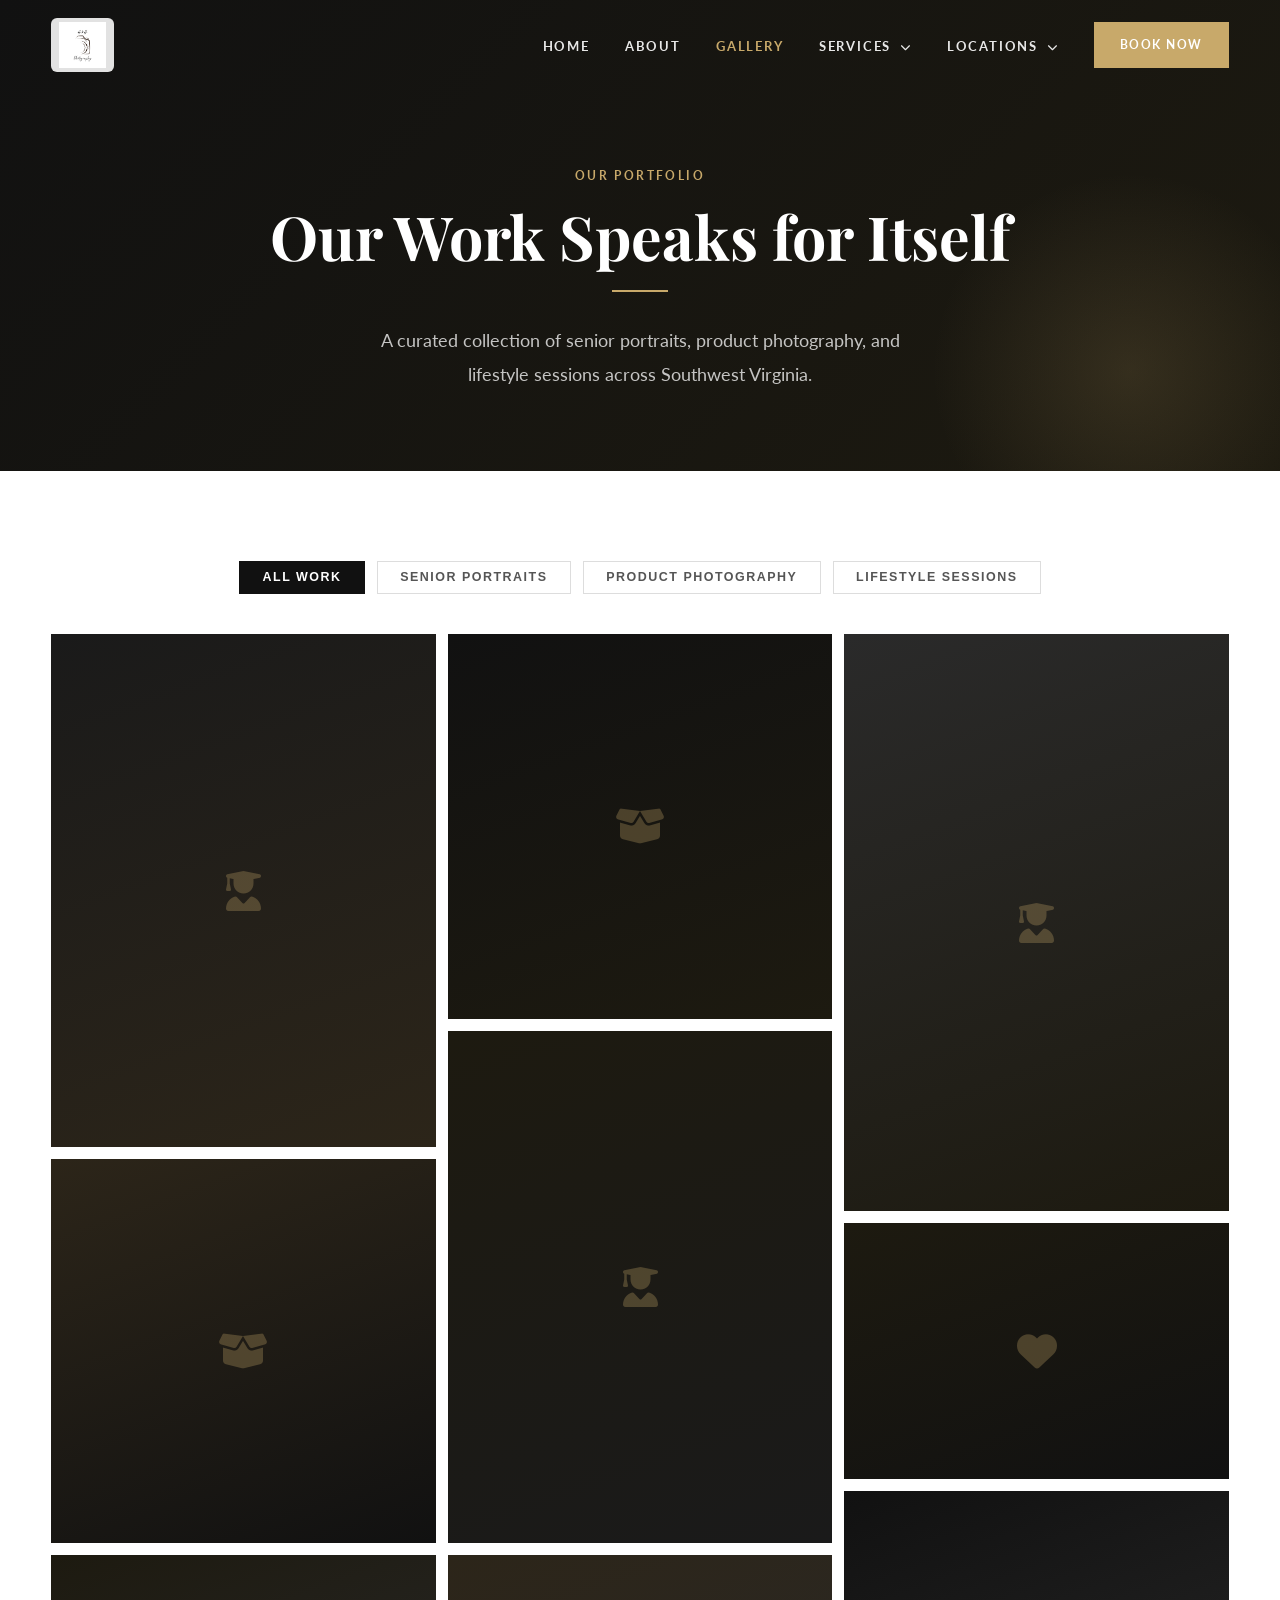
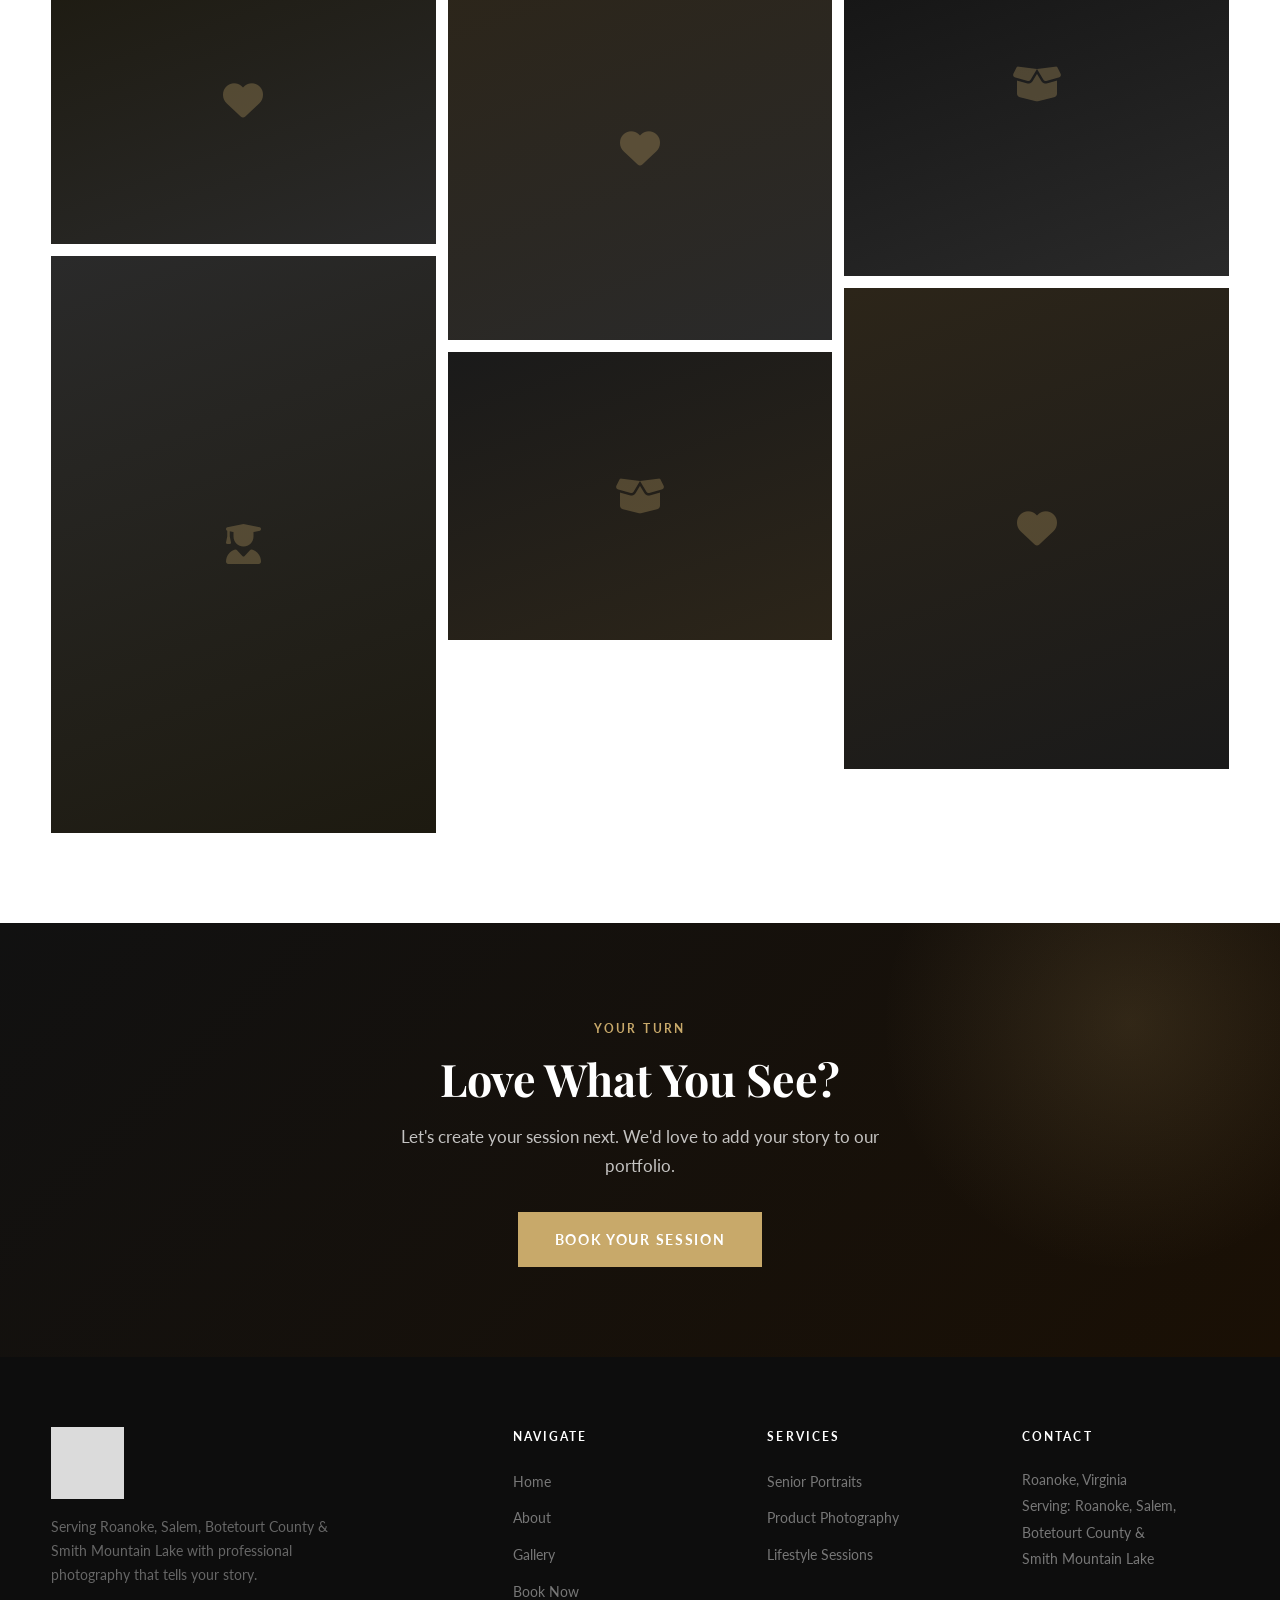
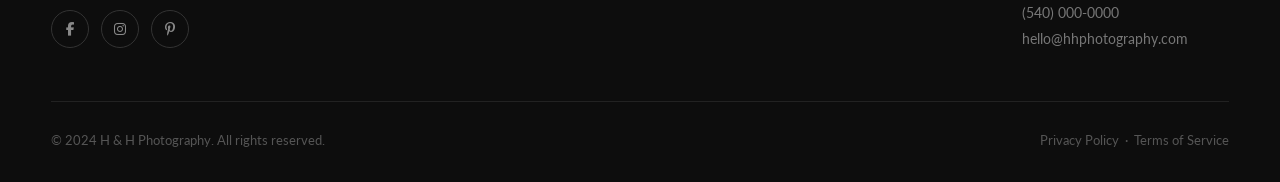
<file: gallery.html>
<!DOCTYPE html>
<html lang="en">
<head>
  <meta charset="UTF-8" />
  <meta name="viewport" content="width=device-width, initial-scale=1.0" />
  <meta name="description" content="H & H Photography Gallery — View our portfolio of senior portraits, product photography, and lifestyle sessions in Roanoke, VA and surrounding areas." />
  <meta name="keywords" content="photographer in Roanoke VA, senior portrait photography gallery, product photography portfolio Virginia" />
  <title>Gallery | H &amp; H Photography — Roanoke, VA</title>
  <link rel="preconnect" href="https://fonts.googleapis.com" />
  <link rel="preconnect" href="https://fonts.gstatic.com" crossorigin />
  <link href="https://fonts.googleapis.com/css2?family=Playfair+Display:ital,wght@0,400;0,700;1,400&family=Lato:wght@300;400;700&display=swap" rel="stylesheet" />
  <link rel="stylesheet" href="https://cdnjs.cloudflare.com/ajax/libs/font-awesome/6.5.0/css/all.min.css" />
  <link rel="stylesheet" href="css/styles.css" />
</head>
<body>

  <!-- ===== NAVBAR ===== -->
  <nav class="navbar" aria-label="Main navigation">
    <div class="container navbar__inner">
      <a href="index.html" class="navbar__logo"><img src="images/logo.jpg" alt="H &amp; H Photography" class="navbar__logo-img"></a>
      <button class="navbar__toggle" aria-label="Toggle navigation" aria-expanded="false">
        <span></span><span></span><span></span>
      </button>
      <ul class="navbar__menu">
        <li><a href="index.html"   class="navbar__link">Home</a></li>
        <li><a href="about.html"   class="navbar__link">About</a></li>
        <li><a href="gallery.html" class="navbar__link">Gallery</a></li>
        <li class="navbar__dropdown">
          <a href="#" class="navbar__link">Services <i class="fa-solid fa-chevron-down" style="font-size:.65rem;margin-left:4px;"></i></a>
          <ul class="dropdown__menu">
            <li class="dropdown__item"><a href="services/senior-portraits.html">Senior Portrait Photography</a></li>
            <li class="dropdown__item"><a href="services/product-photography.html">E-Commerce Product Photography</a></li>
          </ul>
        </li>
        <li class="navbar__dropdown">
          <a href="#" class="navbar__link">Locations <i class="fa-solid fa-chevron-down" style="font-size:.65rem;margin-left:4px;"></i></a>
          <ul class="dropdown__menu">
            <li class="dropdown__item"><a href="locations/roanoke.html">Roanoke, VA</a></li>
            <li class="dropdown__item"><a href="locations/salem.html">Salem, VA</a></li>
            <li class="dropdown__item"><a href="locations/botetourt-county.html">Botetourt County</a></li>
            <li class="dropdown__item"><a href="locations/smith-mountain-lake.html">Smith Mountain Lake</a></li>
          </ul>
        </li>
        <li class="navbar__cta"><a href="contact.html" class="btn btn--gold">Book Now</a></li>
      </ul>
    </div>
  </nav>

  <!-- ===== PAGE HERO ===== -->
  <section class="page-hero">
    <div class="container">
      <span class="section-label">Our Portfolio</span>
      <h1>Our Work Speaks for Itself</h1>
      <div class="divider"></div>
      <p class="lead">A curated collection of senior portraits, product photography, and lifestyle sessions across Southwest Virginia.</p>
    </div>
  </section>

  <!-- ===== GALLERY ===== -->
  <section class="section" style="background:#fff;">
    <div class="container">

      <!-- Filters -->
      <div class="gallery-filters reveal">
        <button class="filter-btn active" data-filter="all">All Work</button>
        <button class="filter-btn" data-filter="senior">Senior Portraits</button>
        <button class="filter-btn" data-filter="product">Product Photography</button>
        <button class="filter-btn" data-filter="lifestyle">Lifestyle Sessions</button>
      </div>

      <!-- Gallery Grid -->
      <div class="gallery-grid" style="margin-top:2.5rem;">

        <!-- Senior Portraits -->
        <div class="gallery-item" data-cat="senior">
          <div class="gallery-placeholder" style="aspect-ratio:3/4;background:linear-gradient(160deg,#1a1a1a,#2c2519);">
            <i class="fa-solid fa-user-graduate" style="font-size:2.5rem;color:rgba(200,169,106,0.3);"></i>
          </div>
          <div class="gallery-item__overlay"><span>Senior Portraits</span></div>
        </div>

        <div class="gallery-item" data-cat="product">
          <div class="gallery-placeholder" style="aspect-ratio:1;background:linear-gradient(160deg,#2c2519,#111);">
            <i class="fa-solid fa-box-open" style="font-size:2.5rem;color:rgba(200,169,106,0.3);"></i>
          </div>
          <div class="gallery-item__overlay"><span>Product Photography</span></div>
        </div>

        <div class="gallery-item" data-cat="lifestyle">
          <div class="gallery-placeholder" style="aspect-ratio:4/3;background:linear-gradient(160deg,#1d1a10,#2a2a2a);">
            <i class="fa-solid fa-heart" style="font-size:2.5rem;color:rgba(200,169,106,0.3);"></i>
          </div>
          <div class="gallery-item__overlay"><span>Lifestyle Sessions</span></div>
        </div>

        <div class="gallery-item" data-cat="senior">
          <div class="gallery-placeholder" style="aspect-ratio:2/3;background:linear-gradient(160deg,#2a2a2a,#1d1a10);">
            <i class="fa-solid fa-user-graduate" style="font-size:2.5rem;color:rgba(200,169,106,0.3);"></i>
          </div>
          <div class="gallery-item__overlay"><span>Senior Portraits</span></div>
        </div>

        <div class="gallery-item" data-cat="product">
          <div class="gallery-placeholder" style="aspect-ratio:1;background:linear-gradient(160deg,#111,#1d1a10);">
            <i class="fa-solid fa-box-open" style="font-size:2.5rem;color:rgba(200,169,106,0.3);"></i>
          </div>
          <div class="gallery-item__overlay"><span>Product Photography</span></div>
        </div>

        <div class="gallery-item" data-cat="senior">
          <div class="gallery-placeholder" style="aspect-ratio:3/4;background:linear-gradient(160deg,#1d1a10,#1a1a1a);">
            <i class="fa-solid fa-user-graduate" style="font-size:2.5rem;color:rgba(200,169,106,0.3);"></i>
          </div>
          <div class="gallery-item__overlay"><span>Senior Portraits</span></div>
        </div>

        <div class="gallery-item" data-cat="lifestyle">
          <div class="gallery-placeholder" style="aspect-ratio:1;background:linear-gradient(160deg,#2c2519,#2a2a2a);">
            <i class="fa-solid fa-heart" style="font-size:2.5rem;color:rgba(200,169,106,0.3);"></i>
          </div>
          <div class="gallery-item__overlay"><span>Lifestyle Sessions</span></div>
        </div>

        <div class="gallery-item" data-cat="product">
          <div class="gallery-placeholder" style="aspect-ratio:4/3;background:linear-gradient(160deg,#1a1a1a,#2c2519);">
            <i class="fa-solid fa-box-open" style="font-size:2.5rem;color:rgba(200,169,106,0.3);"></i>
          </div>
          <div class="gallery-item__overlay"><span>Product Photography</span></div>
        </div>

        <div class="gallery-item" data-cat="senior">
          <div class="gallery-placeholder" style="aspect-ratio:2/3;background:linear-gradient(160deg,#2a2a2a,#1d1a10);">
            <i class="fa-solid fa-user-graduate" style="font-size:2.5rem;color:rgba(200,169,106,0.3);"></i>
          </div>
          <div class="gallery-item__overlay"><span>Senior Portraits</span></div>
        </div>

        <div class="gallery-item" data-cat="lifestyle">
          <div class="gallery-placeholder" style="aspect-ratio:3/2;background:linear-gradient(160deg,#1d1a10,#111);">
            <i class="fa-solid fa-heart" style="font-size:2.5rem;color:rgba(200,169,106,0.3);"></i>
          </div>
          <div class="gallery-item__overlay"><span>Lifestyle Sessions</span></div>
        </div>

        <div class="gallery-item" data-cat="product">
          <div class="gallery-placeholder" style="aspect-ratio:1;background:linear-gradient(160deg,#111,#2a2a2a);">
            <i class="fa-solid fa-box-open" style="font-size:2.5rem;color:rgba(200,169,106,0.3);"></i>
          </div>
          <div class="gallery-item__overlay"><span>Product Photography</span></div>
        </div>

        <div class="gallery-item" data-cat="lifestyle">
          <div class="gallery-placeholder" style="aspect-ratio:4/5;background:linear-gradient(160deg,#2c2519,#1a1a1a);">
            <i class="fa-solid fa-heart" style="font-size:2.5rem;color:rgba(200,169,106,0.3);"></i>
          </div>
          <div class="gallery-item__overlay"><span>Lifestyle Sessions</span></div>
        </div>

      </div><!-- /gallery-grid -->

    </div>
  </section>

  <!-- ===== CTA ===== -->
  <section class="cta-banner">
    <div class="container">
      <span class="section-label">Your Turn</span>
      <h2>Love What You See?</h2>
      <p>Let's create your session next. We'd love to add your story to our portfolio.</p>
      <a href="contact.html" class="btn btn--gold">Book Your Session</a>
    </div>
  </section>

  <!-- ===== FOOTER ===== -->
  <footer class="footer">
    <div class="container">
      <div class="footer__inner">
        <div>
          <img src="images/logo.jpg" alt="H &amp; H Photography" class="footer__logo-img">
          <p class="footer__tagline">Serving Roanoke, Salem, Botetourt County &amp; Smith Mountain Lake with professional photography that tells your story.</p>
          <div class="footer__social">
            <a href="#" class="social-icon" aria-label="Facebook"><i class="fa-brands fa-facebook-f"></i></a>
            <a href="#" class="social-icon" aria-label="Instagram"><i class="fa-brands fa-instagram"></i></a>
            <a href="#" class="social-icon" aria-label="Pinterest"><i class="fa-brands fa-pinterest-p"></i></a>
          </div>
        </div>
        <div class="footer__col">
          <h5>Navigate</h5>
          <ul>
            <li><a href="index.html">Home</a></li>
            <li><a href="about.html">About</a></li>
            <li><a href="gallery.html">Gallery</a></li>
            <li><a href="contact.html">Book Now</a></li>
          </ul>
        </div>
        <div class="footer__col">
          <h5>Services</h5>
          <ul>
            <li><a href="services/senior-portraits.html">Senior Portraits</a></li>
            <li><a href="services/product-photography.html">Product Photography</a></li>
            <li><a href="gallery.html">Lifestyle Sessions</a></li>
          </ul>
        </div>
        <div class="footer__col">
          <h5>Contact</h5>
          <address>
            Roanoke, Virginia<br/>
            Serving: Roanoke, Salem,<br/>
            Botetourt County &amp;<br/>
            Smith Mountain Lake<br/><br/>
            <a href="tel:+15400000000">(540) 000-0000</a><br/>
            <a href="mailto:hello@hhphotography.com">hello@hhphotography.com</a>
          </address>
        </div>
      </div>
      <div class="footer__bottom">
        <span>&copy; 2024 H &amp; H Photography. All rights reserved.</span>
        <div class="footer__bottom-right">
          <a href="#">Privacy Policy</a> &nbsp;·&nbsp; <a href="#">Terms of Service</a>
        </div>
      </div>
    </div>
  </footer>

  <script src="js/main.js"></script>
</body>
</html>
</file>
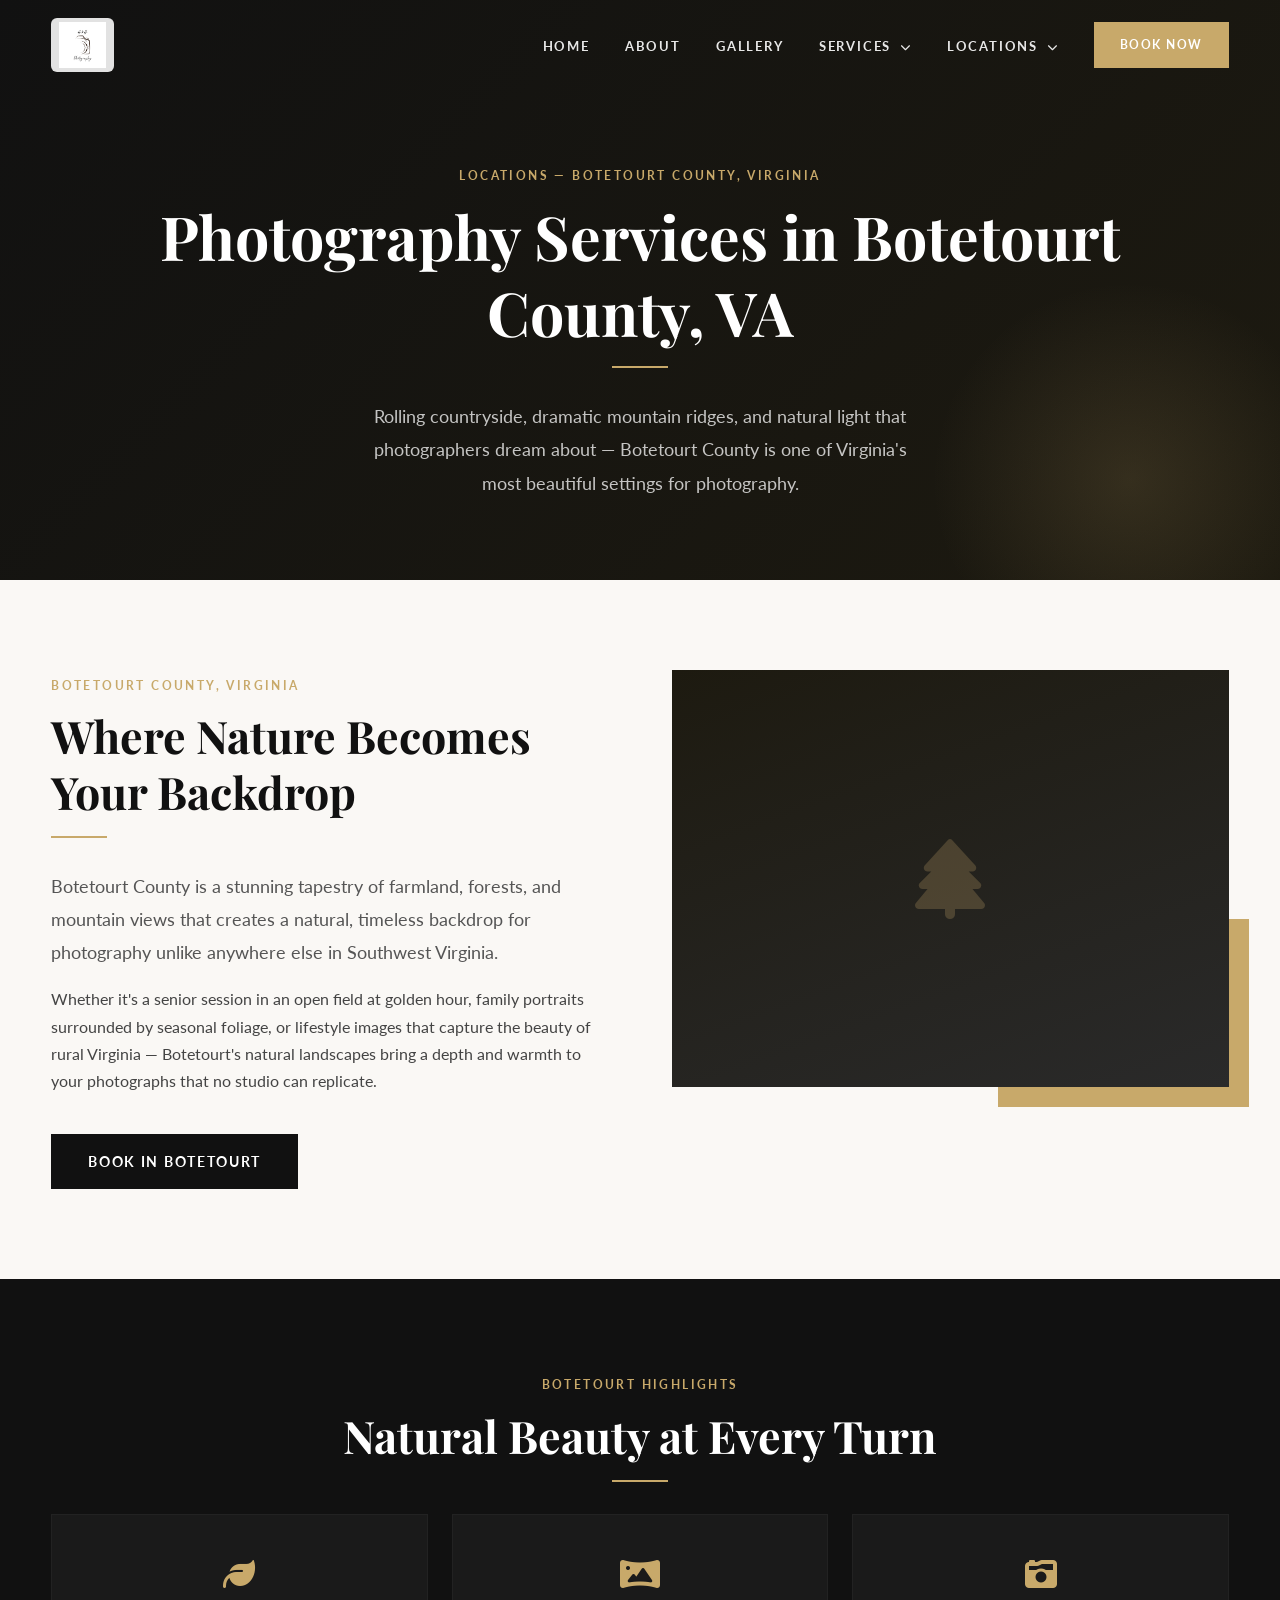
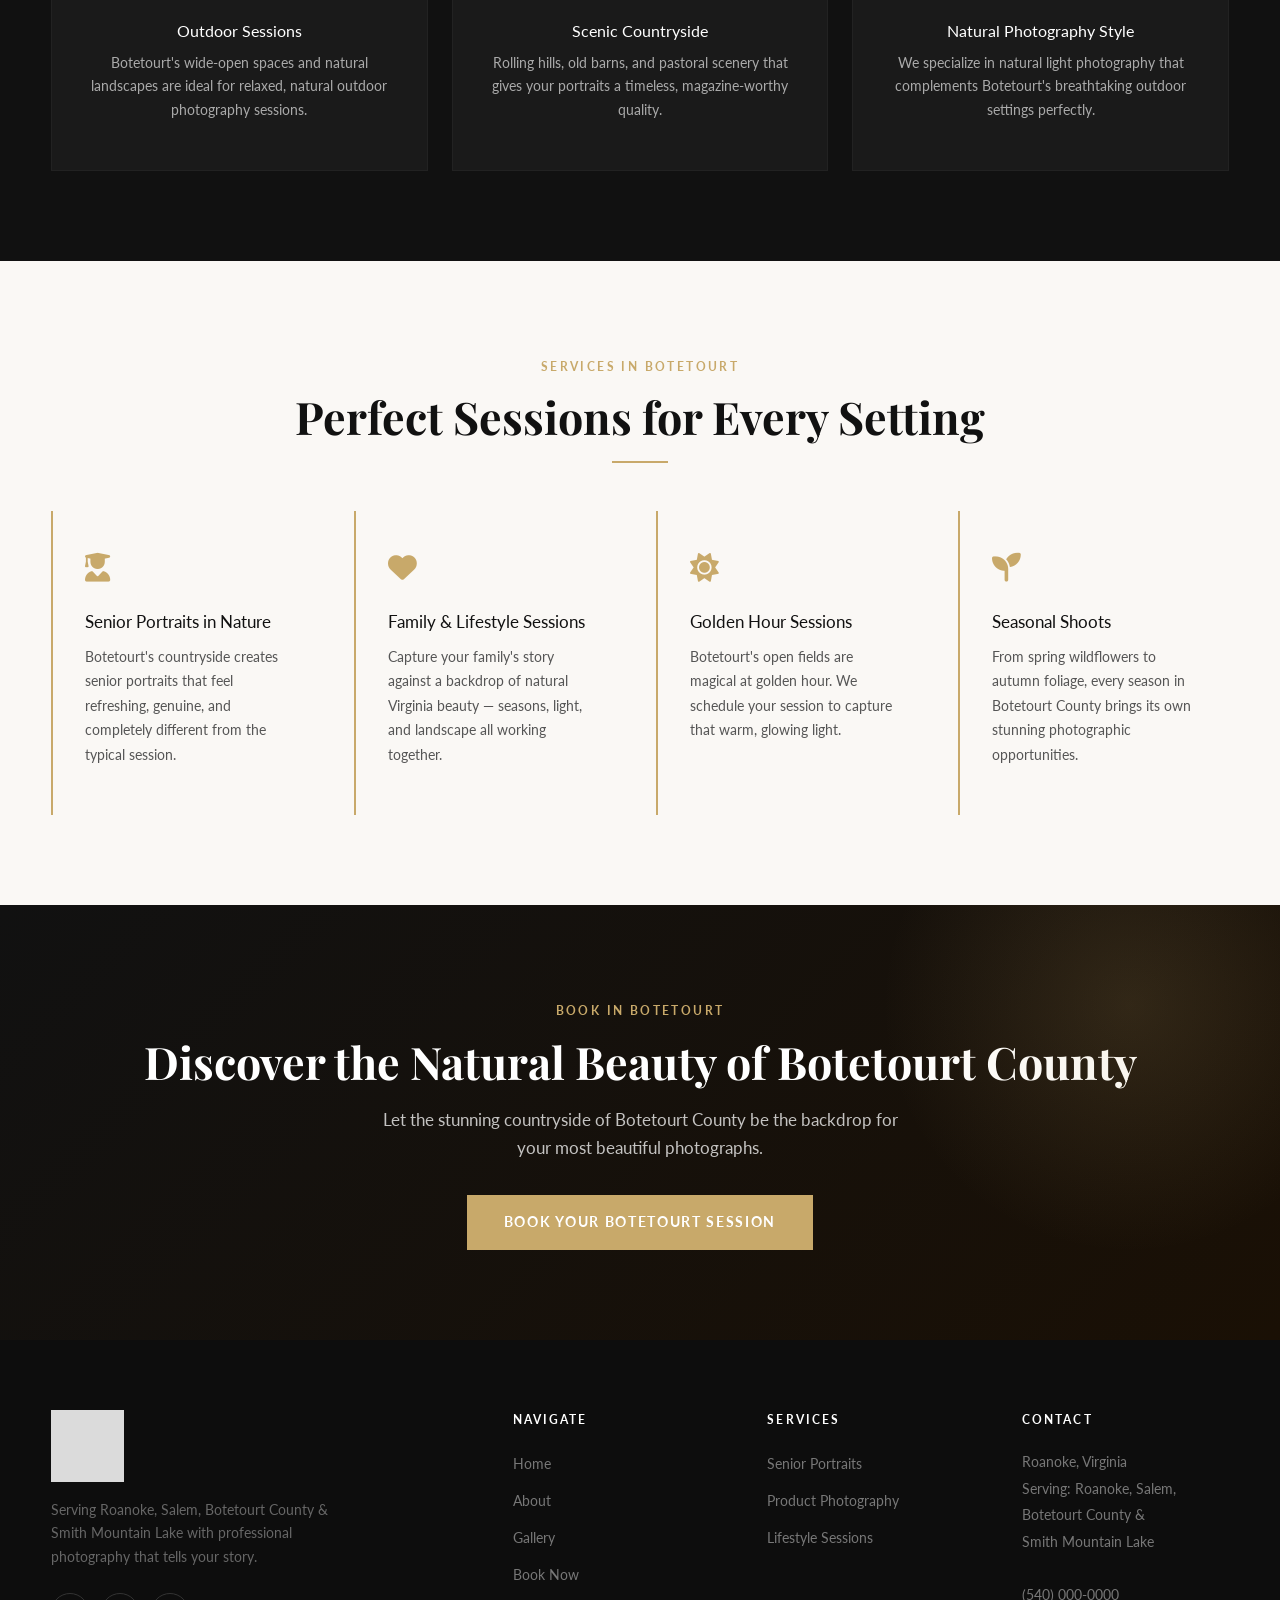
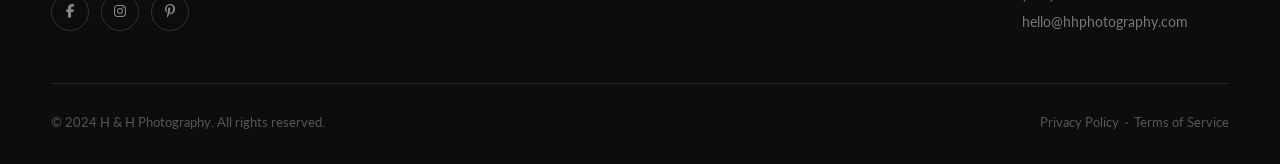
<file: locations/botetourt-county.html>
<!DOCTYPE html>
<html lang="en">
<head>
  <meta charset="UTF-8" />
  <meta name="viewport" content="width=device-width, initial-scale=1.0" />
  <meta name="description" content="Photography Services in Botetourt County, VA — H & H Photography. Outdoor sessions, scenic countryside, and natural photography style in beautiful Botetourt County, Virginia." />
  <meta name="keywords" content="photographer Botetourt County VA, Botetourt County Virginia photography, outdoor photography sessions Botetourt, natural photography Virginia" />
  <title>Botetourt County Photography | H &amp; H Photography</title>
  <link rel="preconnect" href="https://fonts.googleapis.com" />
  <link rel="preconnect" href="https://fonts.gstatic.com" crossorigin />
  <link href="https://fonts.googleapis.com/css2?family=Playfair+Display:ital,wght@0,400;0,700;1,400&family=Lato:wght@300;400;700&display=swap" rel="stylesheet" />
  <link rel="stylesheet" href="https://cdnjs.cloudflare.com/ajax/libs/font-awesome/6.5.0/css/all.min.css" />
  <link rel="stylesheet" href="../css/styles.css" />
</head>
<body>

  <!-- ===== NAVBAR ===== -->
  <nav class="navbar" aria-label="Main navigation">
    <div class="container navbar__inner">
      <a href="../index.html" class="navbar__logo"><img src="../images/logo.jpg" alt="H &amp; H Photography" class="navbar__logo-img"></a>
      <button class="navbar__toggle" aria-label="Toggle navigation" aria-expanded="false">
        <span></span><span></span><span></span>
      </button>
      <ul class="navbar__menu">
        <li><a href="../index.html"   class="navbar__link">Home</a></li>
        <li><a href="../about.html"   class="navbar__link">About</a></li>
        <li><a href="../gallery.html" class="navbar__link">Gallery</a></li>
        <li class="navbar__dropdown">
          <a href="#" class="navbar__link">Services <i class="fa-solid fa-chevron-down" style="font-size:.65rem;margin-left:4px;"></i></a>
          <ul class="dropdown__menu">
            <li class="dropdown__item"><a href="../services/senior-portraits.html">Senior Portrait Photography</a></li>
            <li class="dropdown__item"><a href="../services/product-photography.html">E-Commerce Product Photography</a></li>
          </ul>
        </li>
        <li class="navbar__dropdown">
          <a href="#" class="navbar__link">Locations <i class="fa-solid fa-chevron-down" style="font-size:.65rem;margin-left:4px;"></i></a>
          <ul class="dropdown__menu">
            <li class="dropdown__item"><a href="roanoke.html">Roanoke, VA</a></li>
            <li class="dropdown__item"><a href="salem.html">Salem, VA</a></li>
            <li class="dropdown__item"><a href="botetourt-county.html">Botetourt County</a></li>
            <li class="dropdown__item"><a href="smith-mountain-lake.html">Smith Mountain Lake</a></li>
          </ul>
        </li>
        <li class="navbar__cta"><a href="../contact.html" class="btn btn--gold">Book Now</a></li>
      </ul>
    </div>
  </nav>

  <!-- ===== PAGE HERO ===== -->
  <section class="page-hero">
    <div class="container">
      <span class="section-label">Locations — Botetourt County, Virginia</span>
      <h1>Photography Services in Botetourt County, VA</h1>
      <div class="divider"></div>
      <p class="lead">Rolling countryside, dramatic mountain ridges, and natural light that photographers dream about — Botetourt County is one of Virginia's most beautiful settings for photography.</p>
    </div>
  </section>

  <!-- ===== ABOUT LOCATION ===== -->
  <section class="section section--cream">
    <div class="container">
      <div class="content-grid">
        <div class="reveal">
          <span class="section-label">Botetourt County, Virginia</span>
          <h2>Where Nature Becomes Your Backdrop</h2>
          <div class="divider divider--left"></div>
          <p class="lead">Botetourt County is a stunning tapestry of farmland, forests, and mountain views that creates a natural, timeless backdrop for photography unlike anywhere else in Southwest Virginia.</p>
          <p>Whether it's a senior session in an open field at golden hour, family portraits surrounded by seasonal foliage, or lifestyle images that capture the beauty of rural Virginia — Botetourt's natural landscapes bring a depth and warmth to your photographs that no studio can replicate.</p>
          <a href="../contact.html" class="btn btn--dark" style="margin-top:1.5rem;">Book in Botetourt</a>
        </div>
        <div class="reveal">
          <div style="background:linear-gradient(160deg,#1d1a10,#2a2a2a);aspect-ratio:4/3;display:flex;align-items:center;justify-content:center;position:relative;">
            <i class="fa-solid fa-tree" style="font-size:5rem;color:rgba(200,169,106,0.25);"></i>
            <div style="position:absolute;bottom:-20px;right:-20px;width:45%;height:45%;background:#C8A96A;z-index:-1;"></div>
          </div>
        </div>
      </div>
    </div>
  </section>

  <!-- ===== HIGHLIGHTS ===== -->
  <section class="section section--dark">
    <div class="container">
      <div class="text-center reveal">
        <span class="section-label">Botetourt Highlights</span>
        <h2 class="text-white">Natural Beauty at Every Turn</h2>
        <div class="divider"></div>
      </div>
      <div class="highlight-cards reveal-stagger">
        <div class="highlight-card" style="background:#1a1a1a;border-color:#222;">
          <div class="highlight-card__icon"><i class="fa-solid fa-leaf"></i></div>
          <div class="highlight-card__title" style="color:#fff;">Outdoor Sessions</div>
          <p class="highlight-card__text" style="color:#aaa;">Botetourt's wide-open spaces and natural landscapes are ideal for relaxed, natural outdoor photography sessions.</p>
        </div>
        <div class="highlight-card" style="background:#1a1a1a;border-color:#222;">
          <div class="highlight-card__icon"><i class="fa-solid fa-panorama"></i></div>
          <div class="highlight-card__title" style="color:#fff;">Scenic Countryside</div>
          <p class="highlight-card__text" style="color:#aaa;">Rolling hills, old barns, and pastoral scenery that gives your portraits a timeless, magazine-worthy quality.</p>
        </div>
        <div class="highlight-card" style="background:#1a1a1a;border-color:#222;">
          <div class="highlight-card__icon"><i class="fa-solid fa-camera-retro"></i></div>
          <div class="highlight-card__title" style="color:#fff;">Natural Photography Style</div>
          <p class="highlight-card__text" style="color:#aaa;">We specialize in natural light photography that complements Botetourt's breathtaking outdoor settings perfectly.</p>
        </div>
      </div>
    </div>
  </section>

  <!-- ===== SERVICES ===== -->
  <section class="section section--cream">
    <div class="container">
      <div class="text-center reveal">
        <span class="section-label">Services in Botetourt</span>
        <h2>Perfect Sessions for Every Setting</h2>
        <div class="divider"></div>
      </div>
      <div class="why-grid reveal-stagger">
        <div class="why-item">
          <div class="why-item__icon"><i class="fa-solid fa-user-graduate"></i></div>
          <div class="why-item__title">Senior Portraits in Nature</div>
          <p class="why-item__text">Botetourt's countryside creates senior portraits that feel refreshing, genuine, and completely different from the typical session.</p>
        </div>
        <div class="why-item">
          <div class="why-item__icon"><i class="fa-solid fa-heart"></i></div>
          <div class="why-item__title">Family &amp; Lifestyle Sessions</div>
          <p class="why-item__text">Capture your family's story against a backdrop of natural Virginia beauty — seasons, light, and landscape all working together.</p>
        </div>
        <div class="why-item">
          <div class="why-item__icon"><i class="fa-solid fa-sun"></i></div>
          <div class="why-item__title">Golden Hour Sessions</div>
          <p class="why-item__text">Botetourt's open fields are magical at golden hour. We schedule your session to capture that warm, glowing light.</p>
        </div>
        <div class="why-item">
          <div class="why-item__icon"><i class="fa-solid fa-seedling"></i></div>
          <div class="why-item__title">Seasonal Shoots</div>
          <p class="why-item__text">From spring wildflowers to autumn foliage, every season in Botetourt County brings its own stunning photographic opportunities.</p>
        </div>
      </div>
    </div>
  </section>

  <!-- ===== CTA ===== -->
  <section class="cta-banner">
    <div class="container">
      <span class="section-label">Book in Botetourt</span>
      <h2>Discover the Natural Beauty of Botetourt County</h2>
      <p>Let the stunning countryside of Botetourt County be the backdrop for your most beautiful photographs.</p>
      <a href="../contact.html" class="btn btn--gold">Book Your Botetourt Session</a>
    </div>
  </section>

  <!-- ===== FOOTER ===== -->
  <footer class="footer">
    <div class="container">
      <div class="footer__inner">
        <div>
          <img src="../images/logo.jpg" alt="H &amp; H Photography" class="footer__logo-img">
          <p class="footer__tagline">Serving Roanoke, Salem, Botetourt County &amp; Smith Mountain Lake with professional photography that tells your story.</p>
          <div class="footer__social">
            <a href="#" class="social-icon" aria-label="Facebook"><i class="fa-brands fa-facebook-f"></i></a>
            <a href="#" class="social-icon" aria-label="Instagram"><i class="fa-brands fa-instagram"></i></a>
            <a href="#" class="social-icon" aria-label="Pinterest"><i class="fa-brands fa-pinterest-p"></i></a>
          </div>
        </div>
        <div class="footer__col">
          <h5>Navigate</h5>
          <ul>
            <li><a href="../index.html">Home</a></li>
            <li><a href="../about.html">About</a></li>
            <li><a href="../gallery.html">Gallery</a></li>
            <li><a href="../contact.html">Book Now</a></li>
          </ul>
        </div>
        <div class="footer__col">
          <h5>Services</h5>
          <ul>
            <li><a href="../services/senior-portraits.html">Senior Portraits</a></li>
            <li><a href="../services/product-photography.html">Product Photography</a></li>
            <li><a href="../gallery.html">Lifestyle Sessions</a></li>
          </ul>
        </div>
        <div class="footer__col">
          <h5>Contact</h5>
          <address>
            Roanoke, Virginia<br/>
            Serving: Roanoke, Salem,<br/>
            Botetourt County &amp;<br/>
            Smith Mountain Lake<br/><br/>
            <a href="tel:+15400000000">(540) 000-0000</a><br/>
            <a href="mailto:hello@hhphotography.com">hello@hhphotography.com</a>
          </address>
        </div>
      </div>
      <div class="footer__bottom">
        <span>&copy; 2024 H &amp; H Photography. All rights reserved.</span>
        <div class="footer__bottom-right">
          <a href="#">Privacy Policy</a> &nbsp;·&nbsp; <a href="#">Terms of Service</a>
        </div>
      </div>
    </div>
  </footer>

  <script src="../js/main.js"></script>
</body>
</html>
</file>
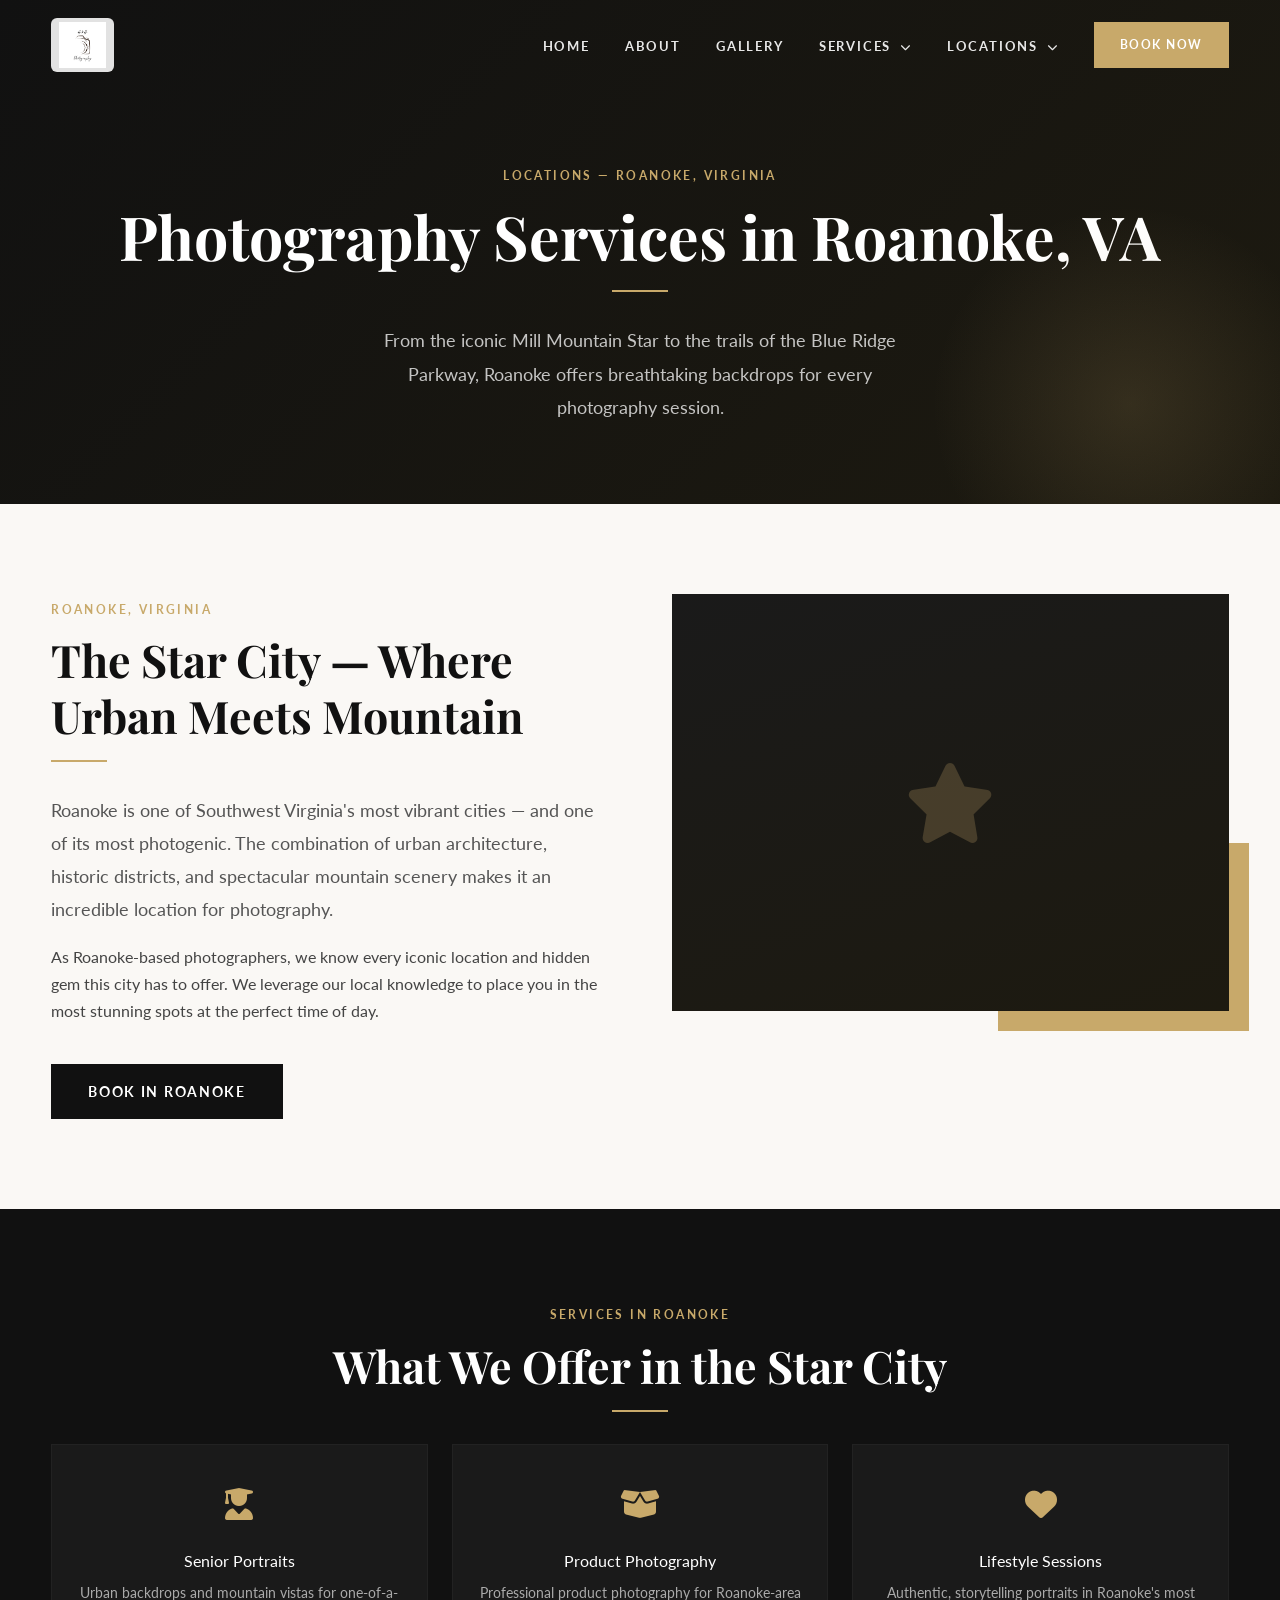
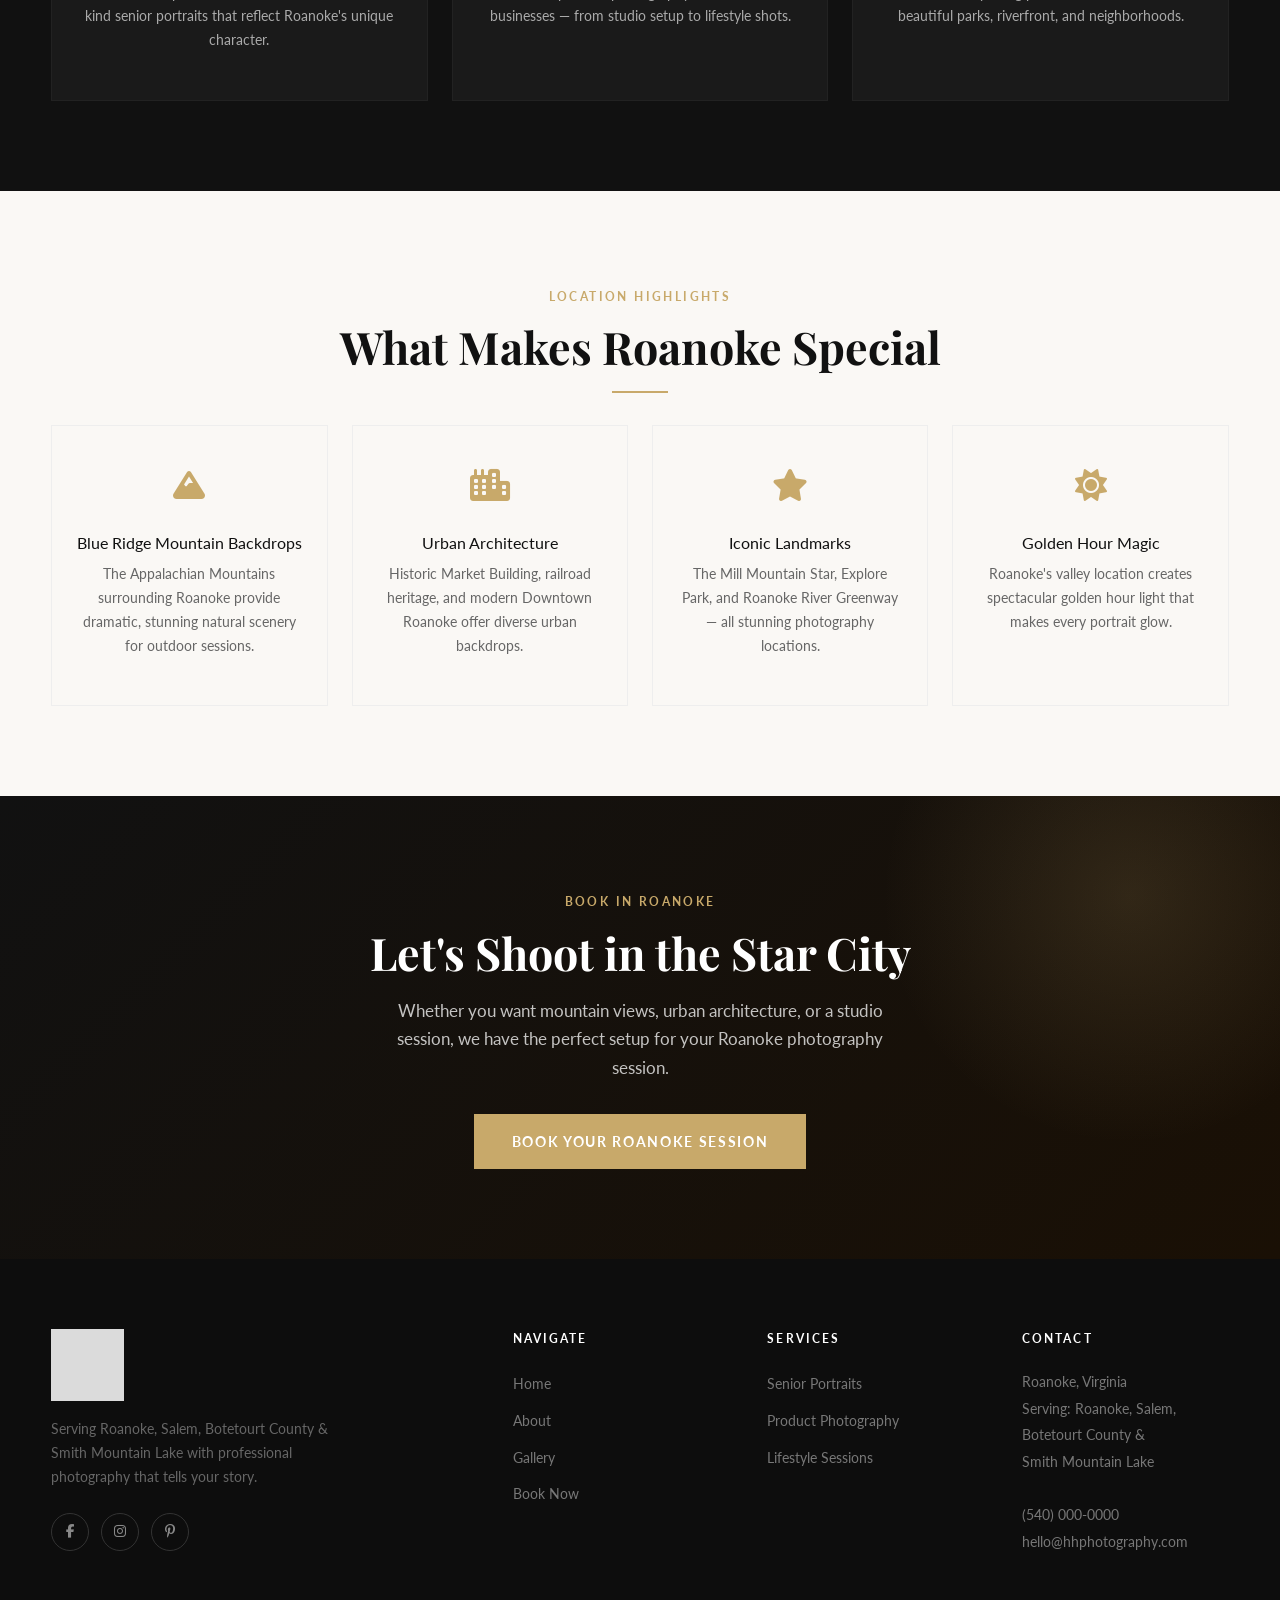
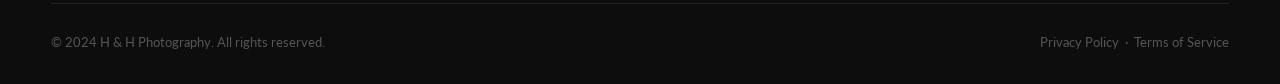
<file: locations/roanoke.html>
<!DOCTYPE html>
<html lang="en">
<head>
  <meta charset="UTF-8" />
  <meta name="viewport" content="width=device-width, initial-scale=1.0" />
  <meta name="description" content="Photography Services in Roanoke, VA — H & H Photography. Senior portraits, product photography, and lifestyle sessions with local expertise in Roanoke, Virginia." />
  <meta name="keywords" content="photographer in Roanoke VA, Roanoke Virginia photographer, senior portraits Roanoke, product photography Roanoke VA" />
  <title>Roanoke, VA Photography | H &amp; H Photography</title>
  <link rel="preconnect" href="https://fonts.googleapis.com" />
  <link rel="preconnect" href="https://fonts.gstatic.com" crossorigin />
  <link href="https://fonts.googleapis.com/css2?family=Playfair+Display:ital,wght@0,400;0,700;1,400&family=Lato:wght@300;400;700&display=swap" rel="stylesheet" />
  <link rel="stylesheet" href="https://cdnjs.cloudflare.com/ajax/libs/font-awesome/6.5.0/css/all.min.css" />
  <link rel="stylesheet" href="../css/styles.css" />
</head>
<body>

  <!-- ===== NAVBAR ===== -->
  <nav class="navbar" aria-label="Main navigation">
    <div class="container navbar__inner">
      <a href="../index.html" class="navbar__logo"><img src="../images/logo.jpg" alt="H &amp; H Photography" class="navbar__logo-img"></a>
      <button class="navbar__toggle" aria-label="Toggle navigation" aria-expanded="false">
        <span></span><span></span><span></span>
      </button>
      <ul class="navbar__menu">
        <li><a href="../index.html"   class="navbar__link">Home</a></li>
        <li><a href="../about.html"   class="navbar__link">About</a></li>
        <li><a href="../gallery.html" class="navbar__link">Gallery</a></li>
        <li class="navbar__dropdown">
          <a href="#" class="navbar__link">Services <i class="fa-solid fa-chevron-down" style="font-size:.65rem;margin-left:4px;"></i></a>
          <ul class="dropdown__menu">
            <li class="dropdown__item"><a href="../services/senior-portraits.html">Senior Portrait Photography</a></li>
            <li class="dropdown__item"><a href="../services/product-photography.html">E-Commerce Product Photography</a></li>
          </ul>
        </li>
        <li class="navbar__dropdown">
          <a href="#" class="navbar__link">Locations <i class="fa-solid fa-chevron-down" style="font-size:.65rem;margin-left:4px;"></i></a>
          <ul class="dropdown__menu">
            <li class="dropdown__item"><a href="roanoke.html">Roanoke, VA</a></li>
            <li class="dropdown__item"><a href="salem.html">Salem, VA</a></li>
            <li class="dropdown__item"><a href="botetourt-county.html">Botetourt County</a></li>
            <li class="dropdown__item"><a href="smith-mountain-lake.html">Smith Mountain Lake</a></li>
          </ul>
        </li>
        <li class="navbar__cta"><a href="../contact.html" class="btn btn--gold">Book Now</a></li>
      </ul>
    </div>
  </nav>

  <!-- ===== LOCATION HERO ===== -->
  <section class="page-hero">
    <div class="container">
      <span class="section-label">Locations — Roanoke, Virginia</span>
      <h1>Photography Services in Roanoke, VA</h1>
      <div class="divider"></div>
      <p class="lead">From the iconic Mill Mountain Star to the trails of the Blue Ridge Parkway, Roanoke offers breathtaking backdrops for every photography session.</p>
    </div>
  </section>

  <!-- ===== ABOUT LOCATION ===== -->
  <section class="section section--cream">
    <div class="container">
      <div class="content-grid">
        <div class="reveal">
          <span class="section-label">Roanoke, Virginia</span>
          <h2>The Star City — Where Urban Meets Mountain</h2>
          <div class="divider divider--left"></div>
          <p class="lead">Roanoke is one of Southwest Virginia's most vibrant cities — and one of its most photogenic. The combination of urban architecture, historic districts, and spectacular mountain scenery makes it an incredible location for photography.</p>
          <p>As Roanoke-based photographers, we know every iconic location and hidden gem this city has to offer. We leverage our local knowledge to place you in the most stunning spots at the perfect time of day.</p>
          <a href="../contact.html" class="btn btn--dark" style="margin-top:1.5rem;">Book in Roanoke</a>
        </div>
        <div class="reveal">
          <div style="background:linear-gradient(160deg,#1a1a1a,#1d1a10);aspect-ratio:4/3;display:flex;align-items:center;justify-content:center;position:relative;">
            <i class="fa-solid fa-star" style="font-size:5rem;color:rgba(200,169,106,0.25);"></i>
            <div style="position:absolute;bottom:-20px;right:-20px;width:45%;height:45%;background:#C8A96A;z-index:-1;"></div>
          </div>
        </div>
      </div>
    </div>
  </section>

  <!-- ===== SERVICES OFFERED ===== -->
  <section class="section section--dark">
    <div class="container">
      <div class="text-center reveal">
        <span class="section-label">Services in Roanoke</span>
        <h2 class="text-white">What We Offer in the Star City</h2>
        <div class="divider"></div>
      </div>
      <div class="highlight-cards reveal-stagger">
        <div class="highlight-card" style="background:#1a1a1a;border-color:#222;">
          <div class="highlight-card__icon"><i class="fa-solid fa-user-graduate"></i></div>
          <div class="highlight-card__title" style="color:#fff;">Senior Portraits</div>
          <p class="highlight-card__text" style="color:#aaa;">Urban backdrops and mountain vistas for one-of-a-kind senior portraits that reflect Roanoke's unique character.</p>
        </div>
        <div class="highlight-card" style="background:#1a1a1a;border-color:#222;">
          <div class="highlight-card__icon"><i class="fa-solid fa-box-open"></i></div>
          <div class="highlight-card__title" style="color:#fff;">Product Photography</div>
          <p class="highlight-card__text" style="color:#aaa;">Professional product photography for Roanoke-area businesses — from studio setup to lifestyle shots.</p>
        </div>
        <div class="highlight-card" style="background:#1a1a1a;border-color:#222;">
          <div class="highlight-card__icon"><i class="fa-solid fa-heart"></i></div>
          <div class="highlight-card__title" style="color:#fff;">Lifestyle Sessions</div>
          <p class="highlight-card__text" style="color:#aaa;">Authentic, storytelling portraits in Roanoke's most beautiful parks, riverfront, and neighborhoods.</p>
        </div>
      </div>
    </div>
  </section>

  <!-- ===== WHY ROANOKE ===== -->
  <section class="section section--cream">
    <div class="container">
      <div class="text-center reveal">
        <span class="section-label">Location Highlights</span>
        <h2>What Makes Roanoke Special</h2>
        <div class="divider"></div>
      </div>
      <div class="highlight-cards reveal-stagger">
        <div class="highlight-card">
          <div class="highlight-card__icon"><i class="fa-solid fa-mountain"></i></div>
          <div class="highlight-card__title">Blue Ridge Mountain Backdrops</div>
          <p class="highlight-card__text">The Appalachian Mountains surrounding Roanoke provide dramatic, stunning natural scenery for outdoor sessions.</p>
        </div>
        <div class="highlight-card">
          <div class="highlight-card__icon"><i class="fa-solid fa-city"></i></div>
          <div class="highlight-card__title">Urban Architecture</div>
          <p class="highlight-card__text">Historic Market Building, railroad heritage, and modern Downtown Roanoke offer diverse urban backdrops.</p>
        </div>
        <div class="highlight-card">
          <div class="highlight-card__icon"><i class="fa-solid fa-star"></i></div>
          <div class="highlight-card__title">Iconic Landmarks</div>
          <p class="highlight-card__text">The Mill Mountain Star, Explore Park, and Roanoke River Greenway — all stunning photography locations.</p>
        </div>
        <div class="highlight-card">
          <div class="highlight-card__icon"><i class="fa-solid fa-sun"></i></div>
          <div class="highlight-card__title">Golden Hour Magic</div>
          <p class="highlight-card__text">Roanoke's valley location creates spectacular golden hour light that makes every portrait glow.</p>
        </div>
      </div>
    </div>
  </section>

  <!-- ===== CTA ===== -->
  <section class="cta-banner">
    <div class="container">
      <span class="section-label">Book in Roanoke</span>
      <h2>Let's Shoot in the Star City</h2>
      <p>Whether you want mountain views, urban architecture, or a studio session, we have the perfect setup for your Roanoke photography session.</p>
      <a href="../contact.html" class="btn btn--gold">Book Your Roanoke Session</a>
    </div>
  </section>

  <!-- ===== FOOTER ===== -->
  <footer class="footer">
    <div class="container">
      <div class="footer__inner">
        <div>
          <img src="../images/logo.jpg" alt="H &amp; H Photography" class="footer__logo-img">
          <p class="footer__tagline">Serving Roanoke, Salem, Botetourt County &amp; Smith Mountain Lake with professional photography that tells your story.</p>
          <div class="footer__social">
            <a href="#" class="social-icon" aria-label="Facebook"><i class="fa-brands fa-facebook-f"></i></a>
            <a href="#" class="social-icon" aria-label="Instagram"><i class="fa-brands fa-instagram"></i></a>
            <a href="#" class="social-icon" aria-label="Pinterest"><i class="fa-brands fa-pinterest-p"></i></a>
          </div>
        </div>
        <div class="footer__col">
          <h5>Navigate</h5>
          <ul>
            <li><a href="../index.html">Home</a></li>
            <li><a href="../about.html">About</a></li>
            <li><a href="../gallery.html">Gallery</a></li>
            <li><a href="../contact.html">Book Now</a></li>
          </ul>
        </div>
        <div class="footer__col">
          <h5>Services</h5>
          <ul>
            <li><a href="../services/senior-portraits.html">Senior Portraits</a></li>
            <li><a href="../services/product-photography.html">Product Photography</a></li>
            <li><a href="../gallery.html">Lifestyle Sessions</a></li>
          </ul>
        </div>
        <div class="footer__col">
          <h5>Contact</h5>
          <address>
            Roanoke, Virginia<br/>
            Serving: Roanoke, Salem,<br/>
            Botetourt County &amp;<br/>
            Smith Mountain Lake<br/><br/>
            <a href="tel:+15400000000">(540) 000-0000</a><br/>
            <a href="mailto:hello@hhphotography.com">hello@hhphotography.com</a>
          </address>
        </div>
      </div>
      <div class="footer__bottom">
        <span>&copy; 2024 H &amp; H Photography. All rights reserved.</span>
        <div class="footer__bottom-right">
          <a href="#">Privacy Policy</a> &nbsp;·&nbsp; <a href="#">Terms of Service</a>
        </div>
      </div>
    </div>
  </footer>

  <script src="../js/main.js"></script>
</body>
</html>
</file>
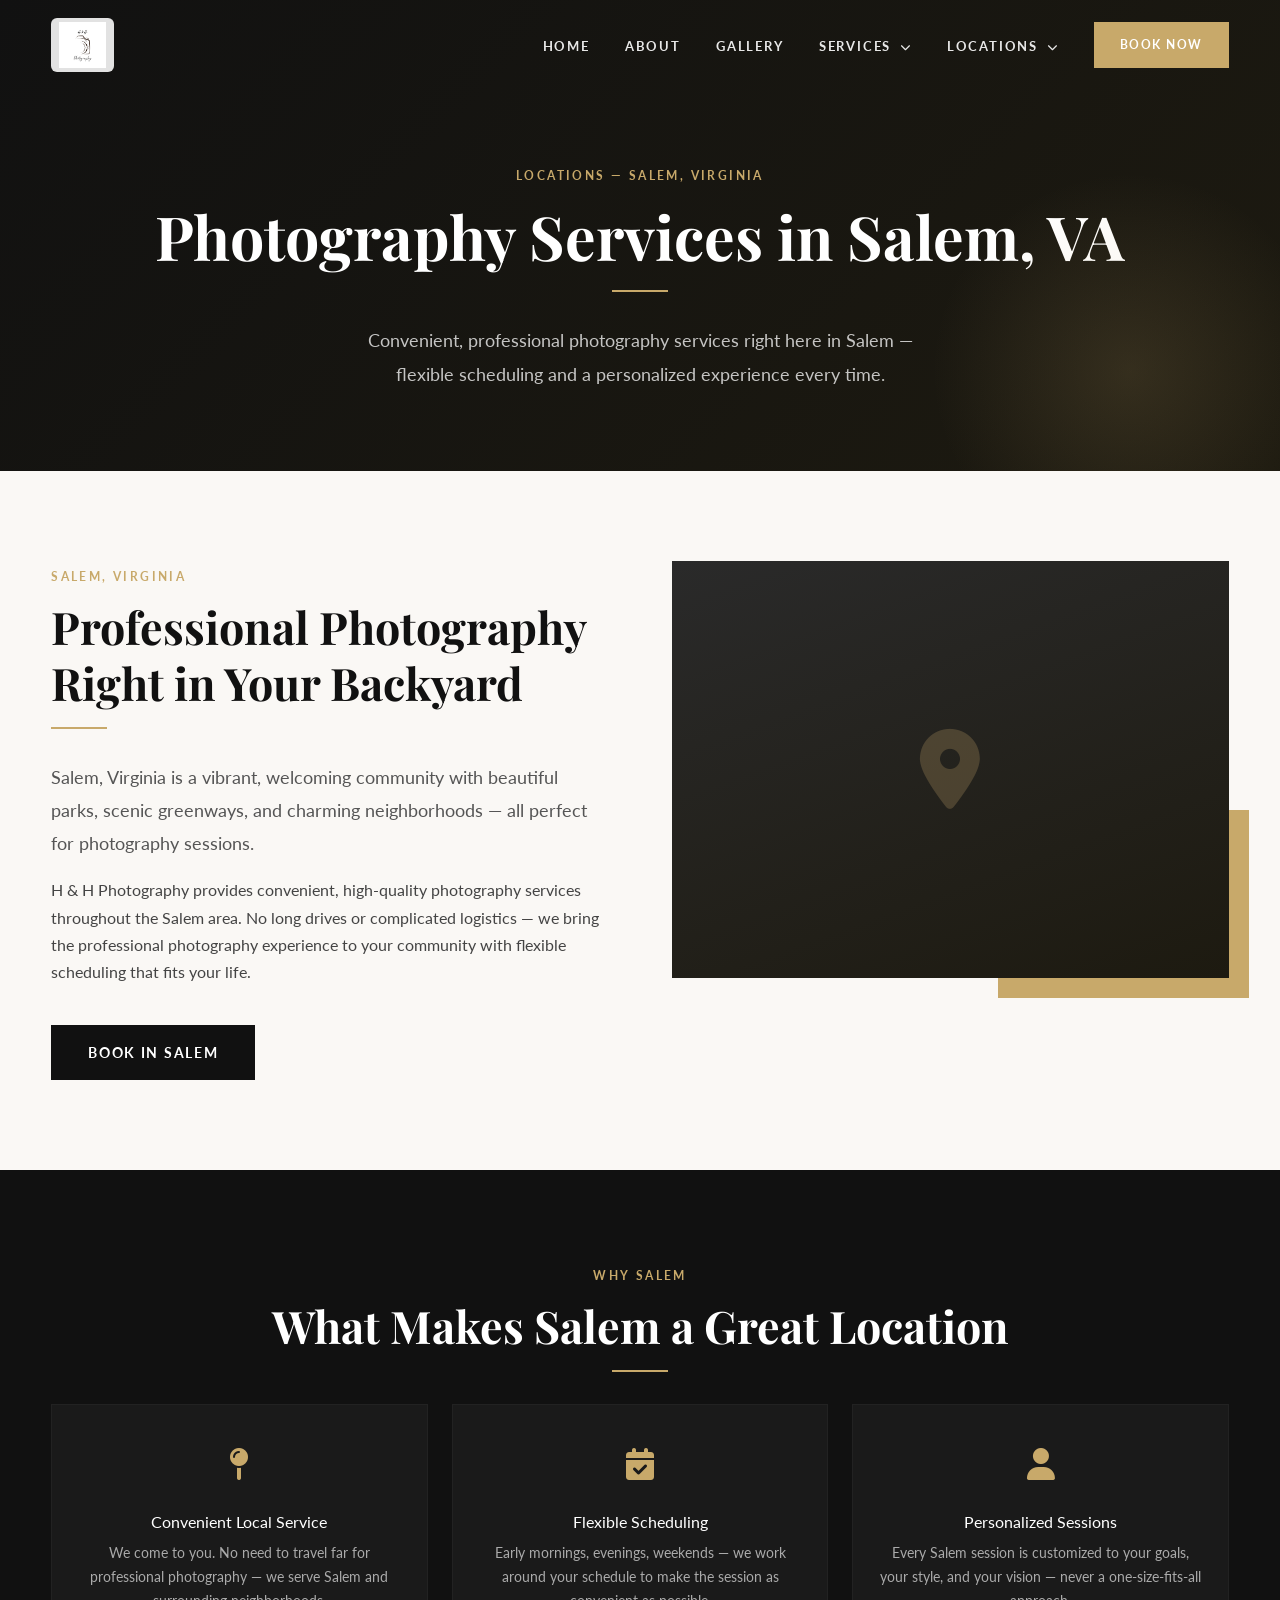
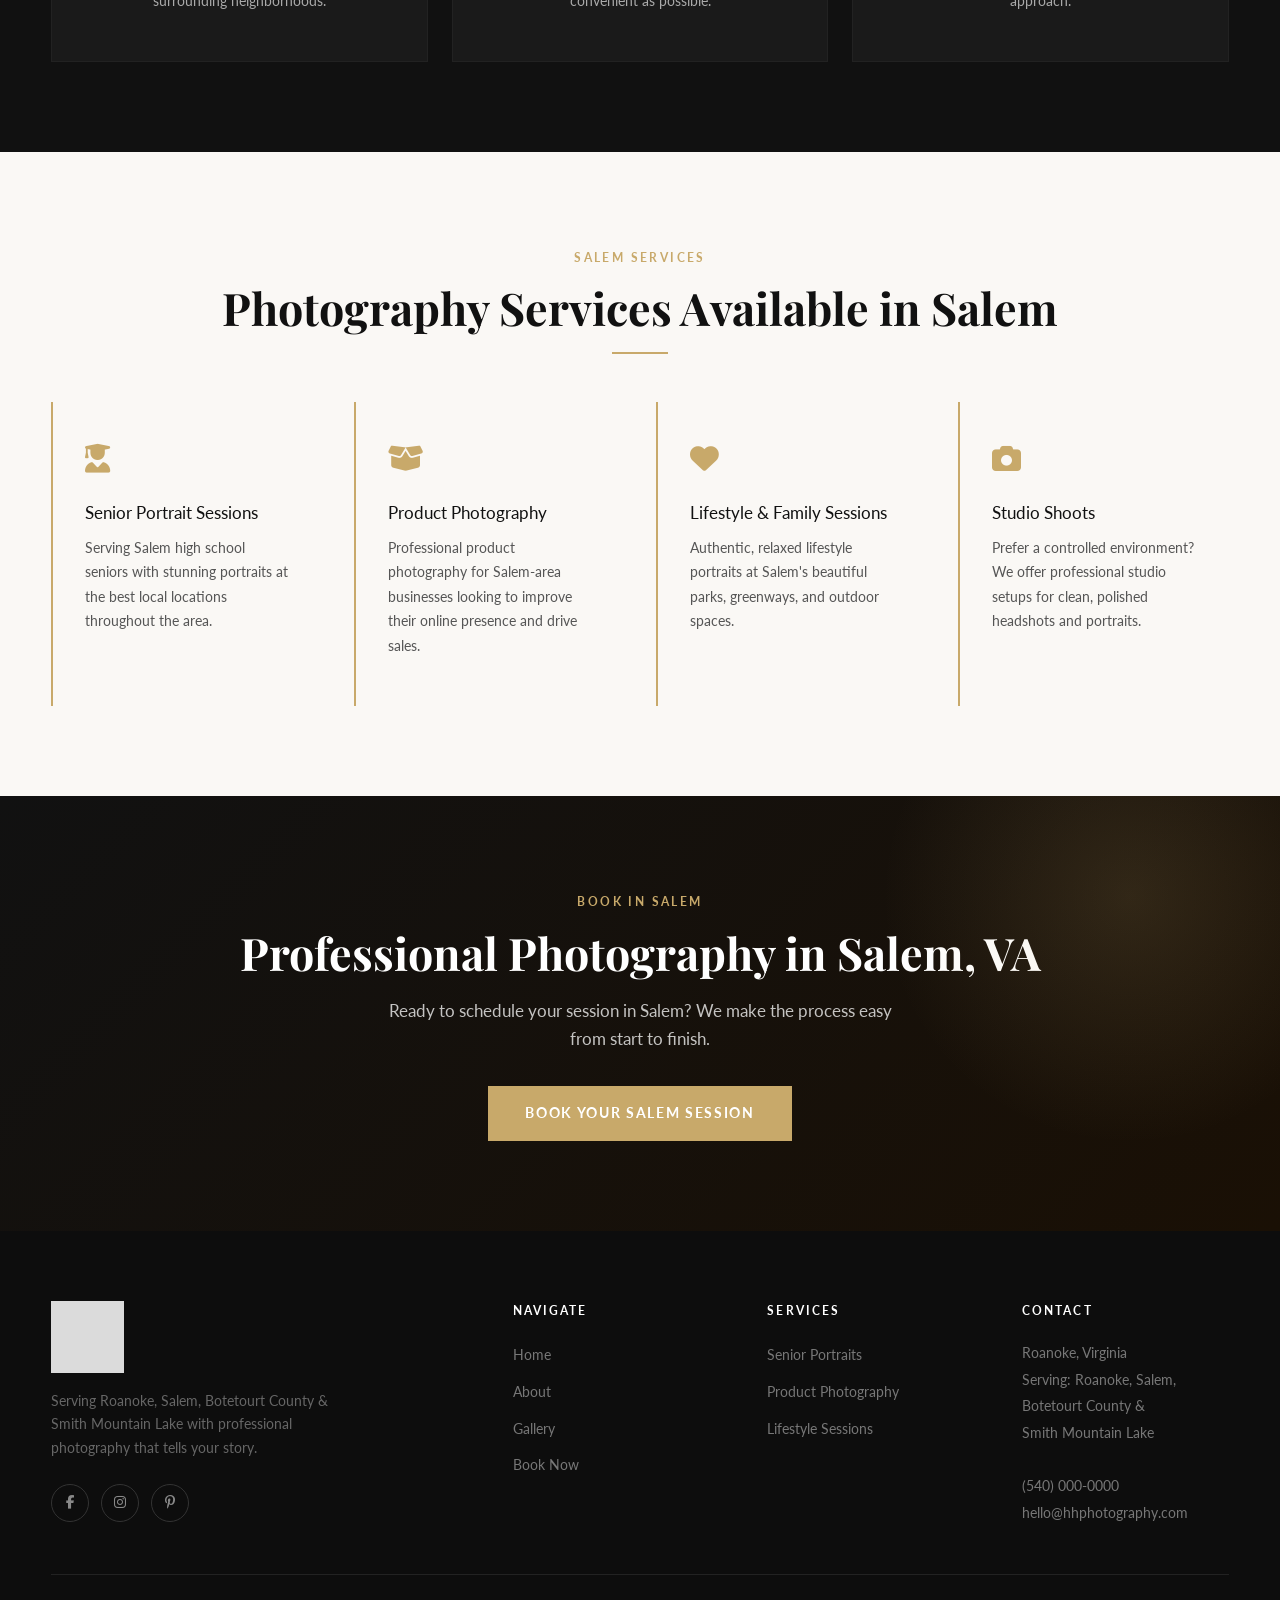
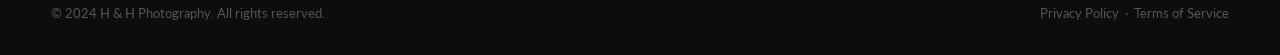
<file: locations/salem.html>
<!DOCTYPE html>
<html lang="en">
<head>
  <meta charset="UTF-8" />
  <meta name="viewport" content="width=device-width, initial-scale=1.0" />
  <meta name="description" content="Photography Services in Salem, VA — H & H Photography. Professional senior portraits and product photography with convenient local service and flexible scheduling." />
  <meta name="keywords" content="photography services Salem VA, photographer Salem Virginia, senior portraits Salem VA, Salem VA photographer" />
  <title>Salem, VA Photography | H &amp; H Photography</title>
  <link rel="preconnect" href="https://fonts.googleapis.com" />
  <link rel="preconnect" href="https://fonts.gstatic.com" crossorigin />
  <link href="https://fonts.googleapis.com/css2?family=Playfair+Display:ital,wght@0,400;0,700;1,400&family=Lato:wght@300;400;700&display=swap" rel="stylesheet" />
  <link rel="stylesheet" href="https://cdnjs.cloudflare.com/ajax/libs/font-awesome/6.5.0/css/all.min.css" />
  <link rel="stylesheet" href="../css/styles.css" />
</head>
<body>

  <!-- ===== NAVBAR ===== -->
  <nav class="navbar" aria-label="Main navigation">
    <div class="container navbar__inner">
      <a href="../index.html" class="navbar__logo"><img src="../images/logo.jpg" alt="H &amp; H Photography" class="navbar__logo-img"></a>
      <button class="navbar__toggle" aria-label="Toggle navigation" aria-expanded="false">
        <span></span><span></span><span></span>
      </button>
      <ul class="navbar__menu">
        <li><a href="../index.html"   class="navbar__link">Home</a></li>
        <li><a href="../about.html"   class="navbar__link">About</a></li>
        <li><a href="../gallery.html" class="navbar__link">Gallery</a></li>
        <li class="navbar__dropdown">
          <a href="#" class="navbar__link">Services <i class="fa-solid fa-chevron-down" style="font-size:.65rem;margin-left:4px;"></i></a>
          <ul class="dropdown__menu">
            <li class="dropdown__item"><a href="../services/senior-portraits.html">Senior Portrait Photography</a></li>
            <li class="dropdown__item"><a href="../services/product-photography.html">E-Commerce Product Photography</a></li>
          </ul>
        </li>
        <li class="navbar__dropdown">
          <a href="#" class="navbar__link">Locations <i class="fa-solid fa-chevron-down" style="font-size:.65rem;margin-left:4px;"></i></a>
          <ul class="dropdown__menu">
            <li class="dropdown__item"><a href="roanoke.html">Roanoke, VA</a></li>
            <li class="dropdown__item"><a href="salem.html">Salem, VA</a></li>
            <li class="dropdown__item"><a href="botetourt-county.html">Botetourt County</a></li>
            <li class="dropdown__item"><a href="smith-mountain-lake.html">Smith Mountain Lake</a></li>
          </ul>
        </li>
        <li class="navbar__cta"><a href="../contact.html" class="btn btn--gold">Book Now</a></li>
      </ul>
    </div>
  </nav>

  <!-- ===== PAGE HERO ===== -->
  <section class="page-hero">
    <div class="container">
      <span class="section-label">Locations — Salem, Virginia</span>
      <h1>Photography Services in Salem, VA</h1>
      <div class="divider"></div>
      <p class="lead">Convenient, professional photography services right here in Salem — flexible scheduling and a personalized experience every time.</p>
    </div>
  </section>

  <!-- ===== ABOUT LOCATION ===== -->
  <section class="section section--cream">
    <div class="container">
      <div class="content-grid">
        <div class="reveal">
          <span class="section-label">Salem, Virginia</span>
          <h2>Professional Photography Right in Your Backyard</h2>
          <div class="divider divider--left"></div>
          <p class="lead">Salem, Virginia is a vibrant, welcoming community with beautiful parks, scenic greenways, and charming neighborhoods — all perfect for photography sessions.</p>
          <p>H &amp; H Photography provides convenient, high-quality photography services throughout the Salem area. No long drives or complicated logistics — we bring the professional photography experience to your community with flexible scheduling that fits your life.</p>
          <a href="../contact.html" class="btn btn--dark" style="margin-top:1.5rem;">Book in Salem</a>
        </div>
        <div class="reveal">
          <div style="background:linear-gradient(160deg,#2a2a2a,#1d1a10);aspect-ratio:4/3;display:flex;align-items:center;justify-content:center;position:relative;">
            <i class="fa-solid fa-location-dot" style="font-size:5rem;color:rgba(200,169,106,0.25);"></i>
            <div style="position:absolute;bottom:-20px;right:-20px;width:45%;height:45%;background:#C8A96A;z-index:-1;"></div>
          </div>
        </div>
      </div>
    </div>
  </section>

  <!-- ===== HIGHLIGHTS ===== -->
  <section class="section section--dark">
    <div class="container">
      <div class="text-center reveal">
        <span class="section-label">Why Salem</span>
        <h2 class="text-white">What Makes Salem a Great Location</h2>
        <div class="divider"></div>
      </div>
      <div class="highlight-cards reveal-stagger">
        <div class="highlight-card" style="background:#1a1a1a;border-color:#222;">
          <div class="highlight-card__icon"><i class="fa-solid fa-map-pin"></i></div>
          <div class="highlight-card__title" style="color:#fff;">Convenient Local Service</div>
          <p class="highlight-card__text" style="color:#aaa;">We come to you. No need to travel far for professional photography — we serve Salem and surrounding neighborhoods.</p>
        </div>
        <div class="highlight-card" style="background:#1a1a1a;border-color:#222;">
          <div class="highlight-card__icon"><i class="fa-solid fa-calendar-check"></i></div>
          <div class="highlight-card__title" style="color:#fff;">Flexible Scheduling</div>
          <p class="highlight-card__text" style="color:#aaa;">Early mornings, evenings, weekends — we work around your schedule to make the session as convenient as possible.</p>
        </div>
        <div class="highlight-card" style="background:#1a1a1a;border-color:#222;">
          <div class="highlight-card__icon"><i class="fa-solid fa-user"></i></div>
          <div class="highlight-card__title" style="color:#fff;">Personalized Sessions</div>
          <p class="highlight-card__text" style="color:#aaa;">Every Salem session is customized to your goals, your style, and your vision — never a one-size-fits-all approach.</p>
        </div>
      </div>
    </div>
  </section>

  <!-- ===== SERVICES ===== -->
  <section class="section section--cream">
    <div class="container">
      <div class="text-center reveal">
        <span class="section-label">Salem Services</span>
        <h2>Photography Services Available in Salem</h2>
        <div class="divider"></div>
      </div>
      <div class="why-grid reveal-stagger">
        <div class="why-item">
          <div class="why-item__icon"><i class="fa-solid fa-user-graduate"></i></div>
          <div class="why-item__title">Senior Portrait Sessions</div>
          <p class="why-item__text">Serving Salem high school seniors with stunning portraits at the best local locations throughout the area.</p>
        </div>
        <div class="why-item">
          <div class="why-item__icon"><i class="fa-solid fa-box-open"></i></div>
          <div class="why-item__title">Product Photography</div>
          <p class="why-item__text">Professional product photography for Salem-area businesses looking to improve their online presence and drive sales.</p>
        </div>
        <div class="why-item">
          <div class="why-item__icon"><i class="fa-solid fa-heart"></i></div>
          <div class="why-item__title">Lifestyle &amp; Family Sessions</div>
          <p class="why-item__text">Authentic, relaxed lifestyle portraits at Salem's beautiful parks, greenways, and outdoor spaces.</p>
        </div>
        <div class="why-item">
          <div class="why-item__icon"><i class="fa-solid fa-camera"></i></div>
          <div class="why-item__title">Studio Shoots</div>
          <p class="why-item__text">Prefer a controlled environment? We offer professional studio setups for clean, polished headshots and portraits.</p>
        </div>
      </div>
    </div>
  </section>

  <!-- ===== CTA ===== -->
  <section class="cta-banner">
    <div class="container">
      <span class="section-label">Book in Salem</span>
      <h2>Professional Photography in Salem, VA</h2>
      <p>Ready to schedule your session in Salem? We make the process easy from start to finish.</p>
      <a href="../contact.html" class="btn btn--gold">Book Your Salem Session</a>
    </div>
  </section>

  <!-- ===== FOOTER ===== -->
  <footer class="footer">
    <div class="container">
      <div class="footer__inner">
        <div>
          <img src="../images/logo.jpg" alt="H &amp; H Photography" class="footer__logo-img">
          <p class="footer__tagline">Serving Roanoke, Salem, Botetourt County &amp; Smith Mountain Lake with professional photography that tells your story.</p>
          <div class="footer__social">
            <a href="#" class="social-icon" aria-label="Facebook"><i class="fa-brands fa-facebook-f"></i></a>
            <a href="#" class="social-icon" aria-label="Instagram"><i class="fa-brands fa-instagram"></i></a>
            <a href="#" class="social-icon" aria-label="Pinterest"><i class="fa-brands fa-pinterest-p"></i></a>
          </div>
        </div>
        <div class="footer__col">
          <h5>Navigate</h5>
          <ul>
            <li><a href="../index.html">Home</a></li>
            <li><a href="../about.html">About</a></li>
            <li><a href="../gallery.html">Gallery</a></li>
            <li><a href="../contact.html">Book Now</a></li>
          </ul>
        </div>
        <div class="footer__col">
          <h5>Services</h5>
          <ul>
            <li><a href="../services/senior-portraits.html">Senior Portraits</a></li>
            <li><a href="../services/product-photography.html">Product Photography</a></li>
            <li><a href="../gallery.html">Lifestyle Sessions</a></li>
          </ul>
        </div>
        <div class="footer__col">
          <h5>Contact</h5>
          <address>
            Roanoke, Virginia<br/>
            Serving: Roanoke, Salem,<br/>
            Botetourt County &amp;<br/>
            Smith Mountain Lake<br/><br/>
            <a href="tel:+15400000000">(540) 000-0000</a><br/>
            <a href="mailto:hello@hhphotography.com">hello@hhphotography.com</a>
          </address>
        </div>
      </div>
      <div class="footer__bottom">
        <span>&copy; 2024 H &amp; H Photography. All rights reserved.</span>
        <div class="footer__bottom-right">
          <a href="#">Privacy Policy</a> &nbsp;·&nbsp; <a href="#">Terms of Service</a>
        </div>
      </div>
    </div>
  </footer>

  <script src="../js/main.js"></script>
</body>
</html>
</file>
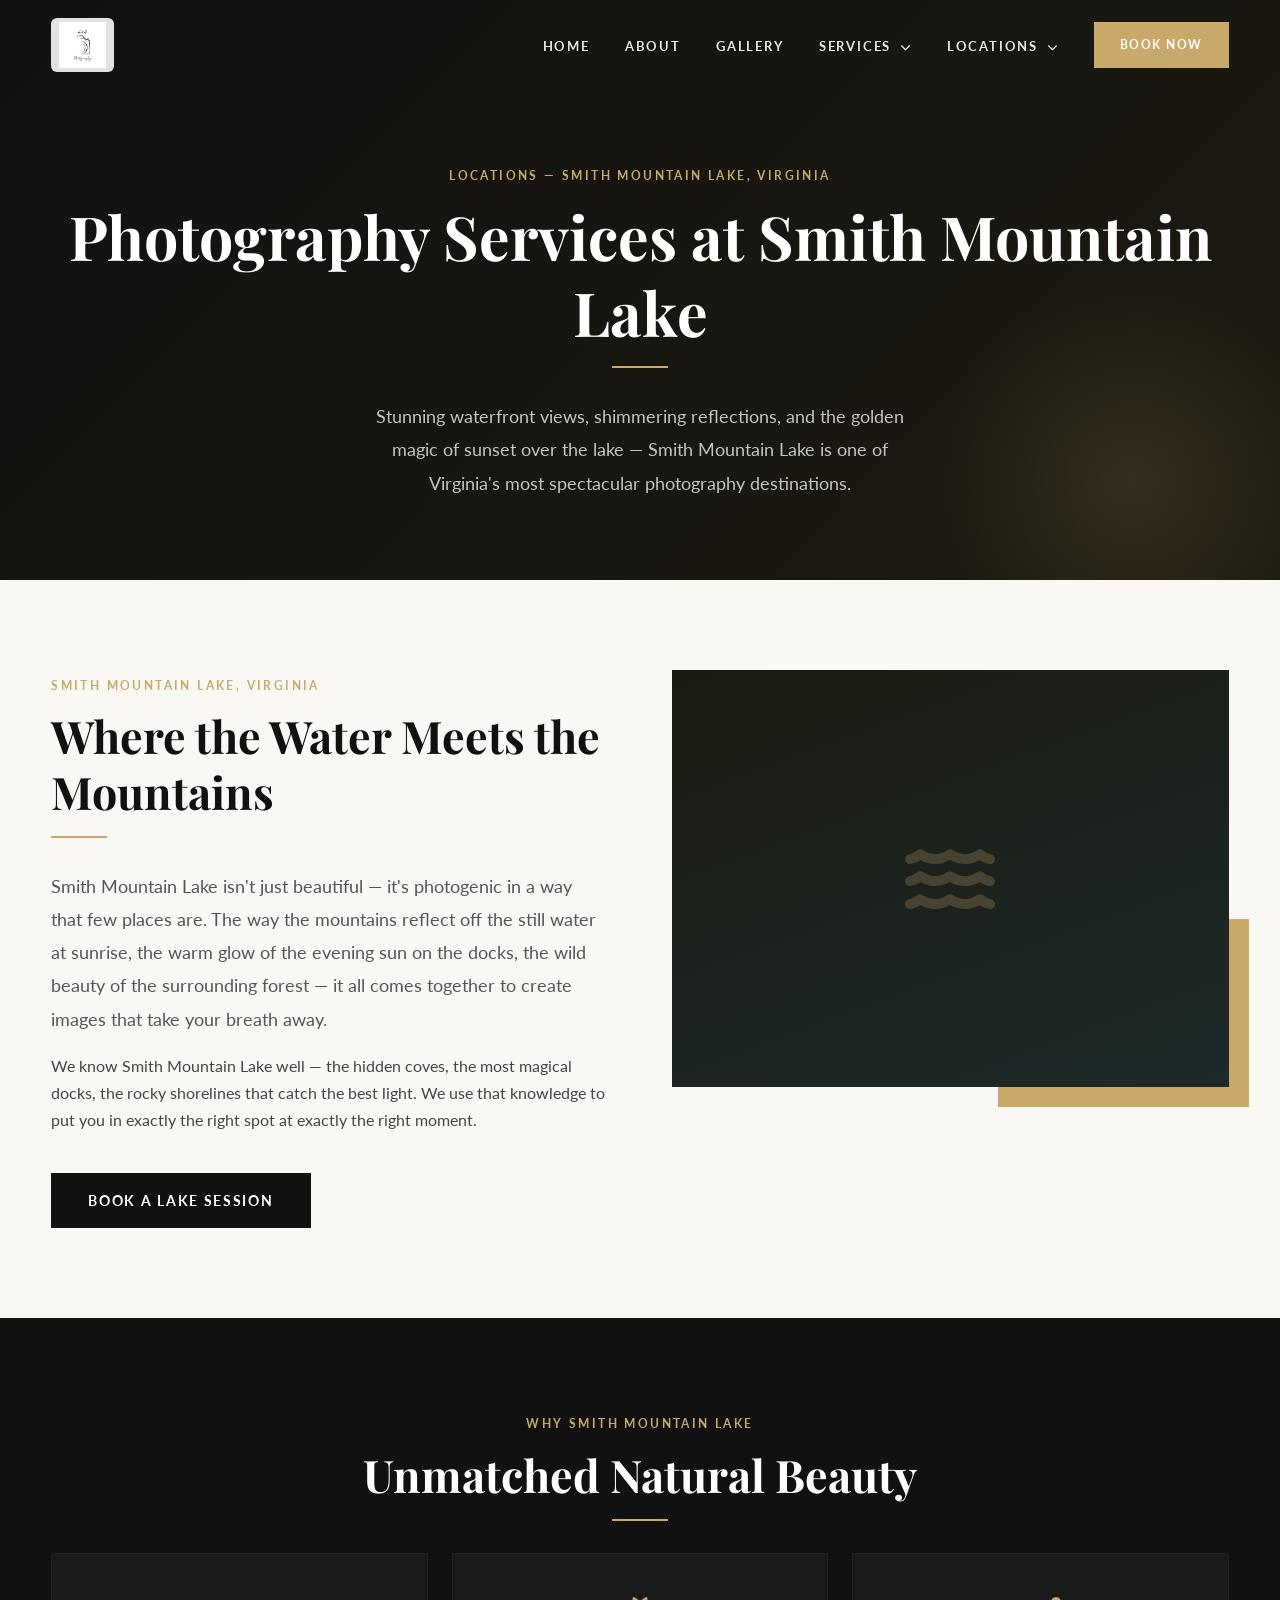
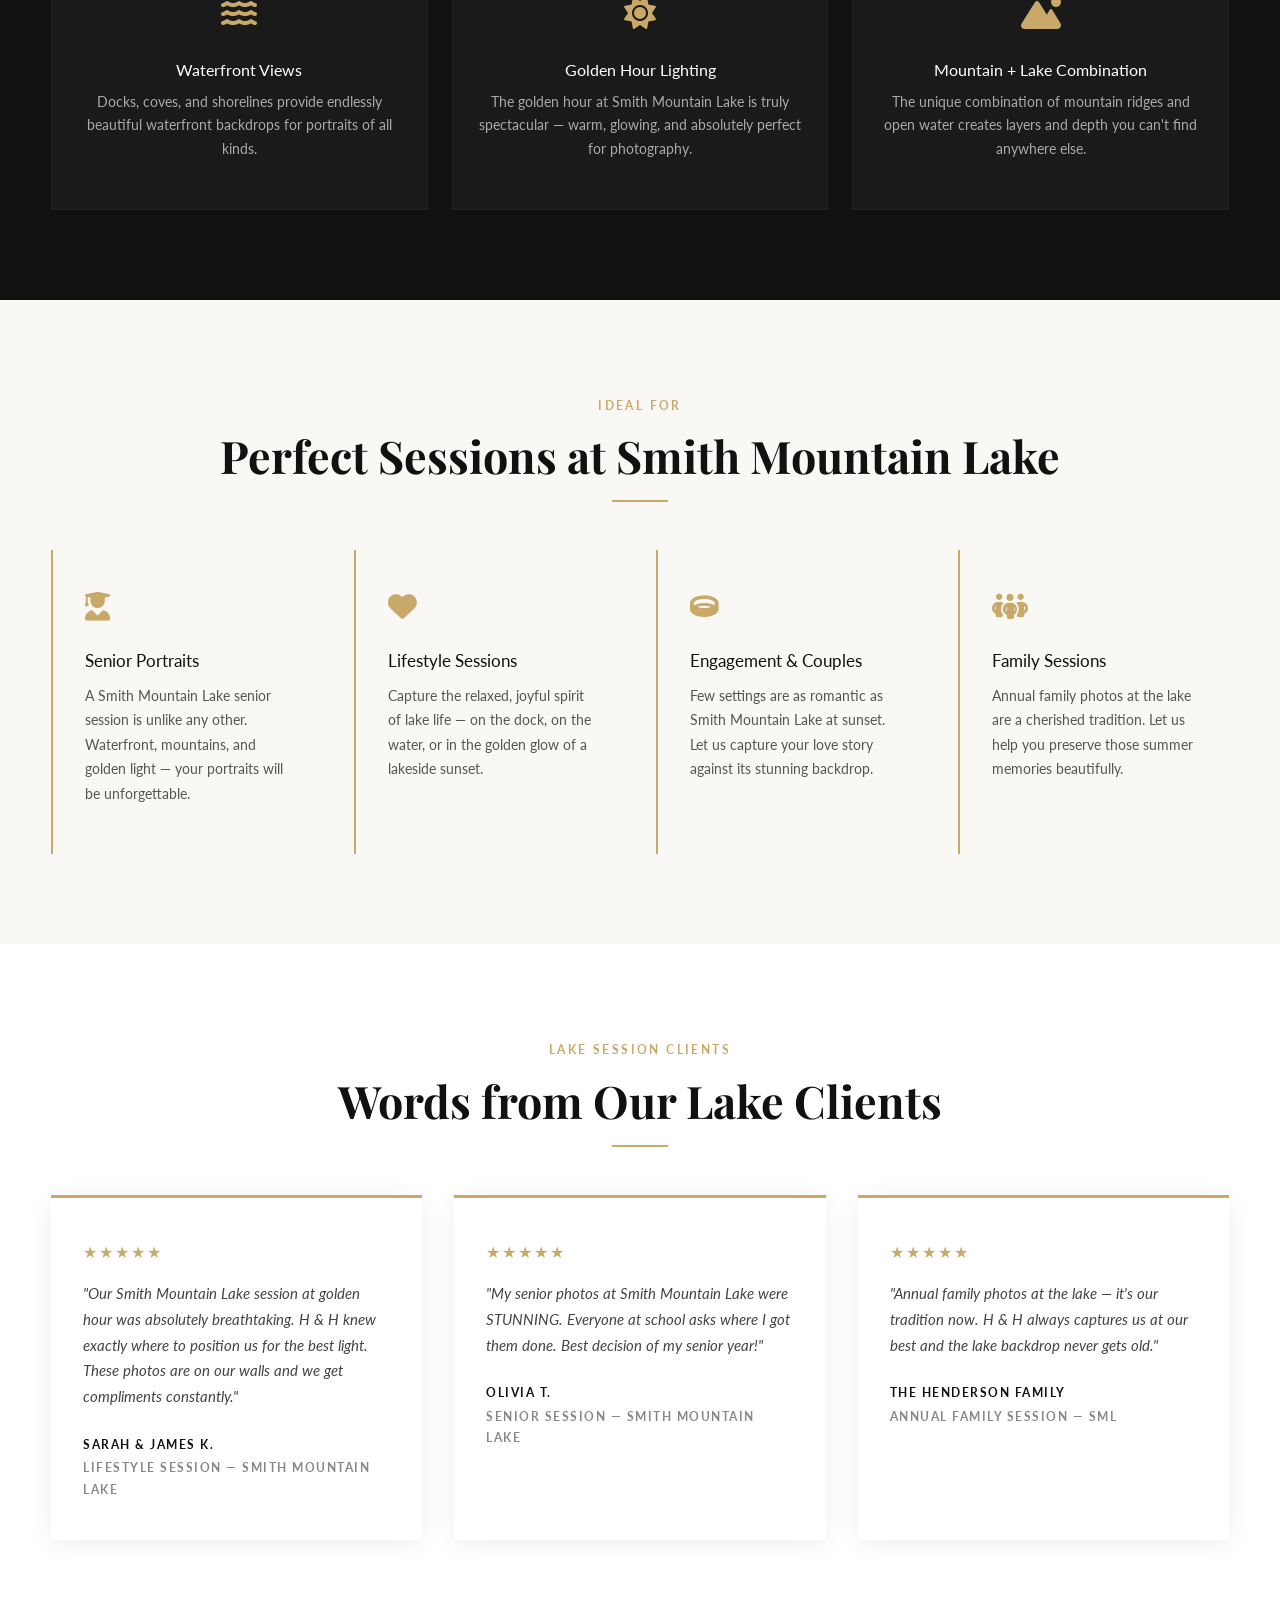
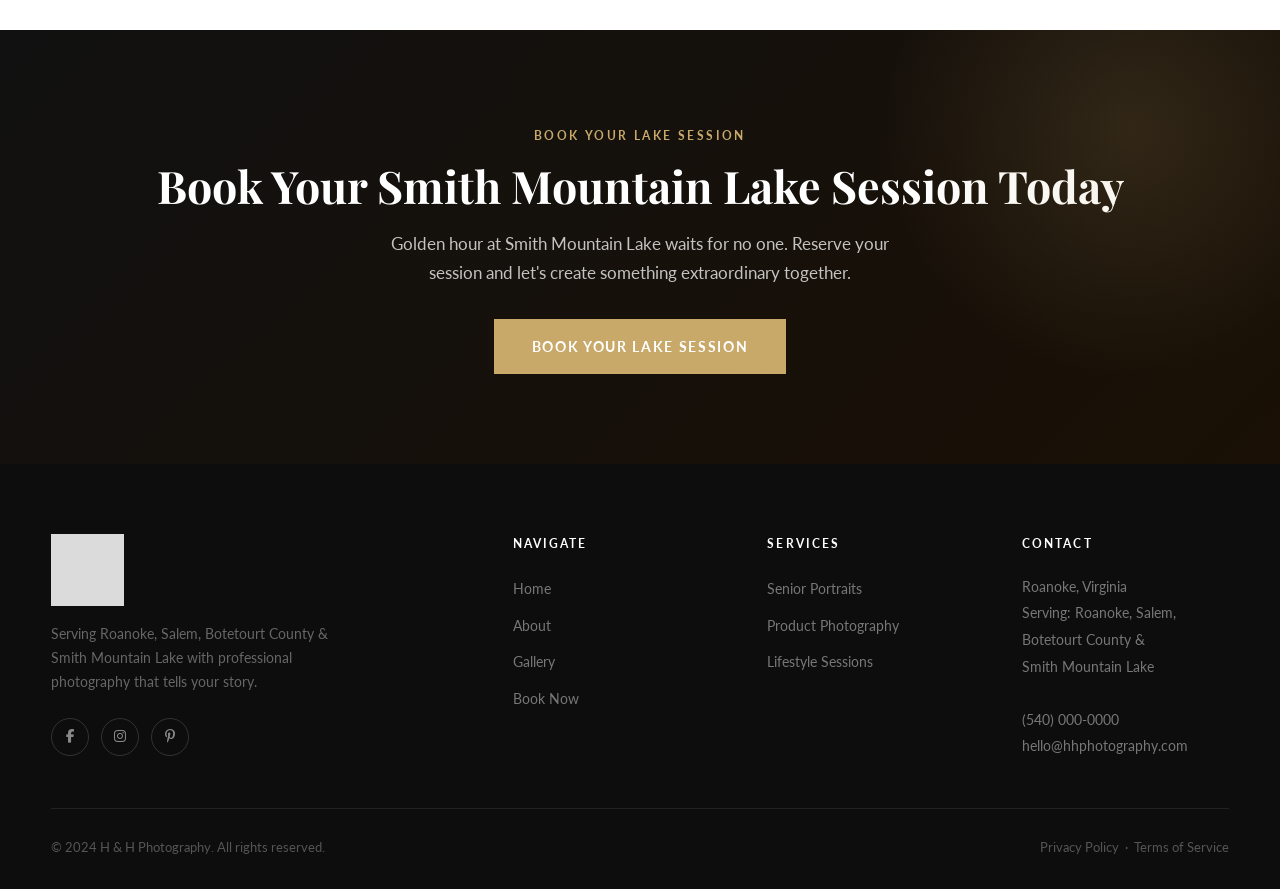
<file: locations/smith-mountain-lake.html>
<!DOCTYPE html>
<html lang="en">
<head>
  <meta charset="UTF-8" />
  <meta name="viewport" content="width=device-width, initial-scale=1.0" />
  <meta name="description" content="Photography Services at Smith Mountain Lake, VA — H & H Photography. Waterfront views, golden hour lighting, and stunning lifestyle and senior sessions at Smith Mountain Lake." />
  <meta name="keywords" content="Smith Mountain Lake photographer, photography Smith Mountain Lake VA, senior portraits Smith Mountain Lake, lifestyle photography SML Virginia" />
  <title>Smith Mountain Lake Photography | H &amp; H Photography</title>
  <link rel="preconnect" href="https://fonts.googleapis.com" />
  <link rel="preconnect" href="https://fonts.gstatic.com" crossorigin />
  <link href="https://fonts.googleapis.com/css2?family=Playfair+Display:ital,wght@0,400;0,700;1,400&family=Lato:wght@300;400;700&display=swap" rel="stylesheet" />
  <link rel="stylesheet" href="https://cdnjs.cloudflare.com/ajax/libs/font-awesome/6.5.0/css/all.min.css" />
  <link rel="stylesheet" href="../css/styles.css" />
</head>
<body>

  <!-- ===== NAVBAR ===== -->
  <nav class="navbar" aria-label="Main navigation">
    <div class="container navbar__inner">
      <a href="../index.html" class="navbar__logo"><img src="../images/logo.jpg" alt="H &amp; H Photography" class="navbar__logo-img"></a>
      <button class="navbar__toggle" aria-label="Toggle navigation" aria-expanded="false">
        <span></span><span></span><span></span>
      </button>
      <ul class="navbar__menu">
        <li><a href="../index.html"   class="navbar__link">Home</a></li>
        <li><a href="../about.html"   class="navbar__link">About</a></li>
        <li><a href="../gallery.html" class="navbar__link">Gallery</a></li>
        <li class="navbar__dropdown">
          <a href="#" class="navbar__link">Services <i class="fa-solid fa-chevron-down" style="font-size:.65rem;margin-left:4px;"></i></a>
          <ul class="dropdown__menu">
            <li class="dropdown__item"><a href="../services/senior-portraits.html">Senior Portrait Photography</a></li>
            <li class="dropdown__item"><a href="../services/product-photography.html">E-Commerce Product Photography</a></li>
          </ul>
        </li>
        <li class="navbar__dropdown">
          <a href="#" class="navbar__link">Locations <i class="fa-solid fa-chevron-down" style="font-size:.65rem;margin-left:4px;"></i></a>
          <ul class="dropdown__menu">
            <li class="dropdown__item"><a href="roanoke.html">Roanoke, VA</a></li>
            <li class="dropdown__item"><a href="salem.html">Salem, VA</a></li>
            <li class="dropdown__item"><a href="botetourt-county.html">Botetourt County</a></li>
            <li class="dropdown__item"><a href="smith-mountain-lake.html">Smith Mountain Lake</a></li>
          </ul>
        </li>
        <li class="navbar__cta"><a href="../contact.html" class="btn btn--gold">Book Now</a></li>
      </ul>
    </div>
  </nav>

  <!-- ===== PAGE HERO ===== -->
  <section class="page-hero">
    <div class="container">
      <span class="section-label">Locations — Smith Mountain Lake, Virginia</span>
      <h1>Photography Services at Smith Mountain Lake</h1>
      <div class="divider"></div>
      <p class="lead">Stunning waterfront views, shimmering reflections, and the golden magic of sunset over the lake — Smith Mountain Lake is one of Virginia's most spectacular photography destinations.</p>
    </div>
  </section>

  <!-- ===== ABOUT LOCATION ===== -->
  <section class="section section--cream">
    <div class="container">
      <div class="content-grid">
        <div class="reveal">
          <span class="section-label">Smith Mountain Lake, Virginia</span>
          <h2>Where the Water Meets the Mountains</h2>
          <div class="divider divider--left"></div>
          <p class="lead">Smith Mountain Lake isn't just beautiful — it's photogenic in a way that few places are. The way the mountains reflect off the still water at sunrise, the warm glow of the evening sun on the docks, the wild beauty of the surrounding forest — it all comes together to create images that take your breath away.</p>
          <p>We know Smith Mountain Lake well — the hidden coves, the most magical docks, the rocky shorelines that catch the best light. We use that knowledge to put you in exactly the right spot at exactly the right moment.</p>
          <a href="../contact.html" class="btn btn--dark" style="margin-top:1.5rem;">Book a Lake Session</a>
        </div>
        <div class="reveal">
          <div style="background:linear-gradient(160deg,#1a1a10,#1d2a2a);aspect-ratio:4/3;display:flex;align-items:center;justify-content:center;position:relative;">
            <i class="fa-solid fa-water" style="font-size:5rem;color:rgba(200,169,106,0.25);"></i>
            <div style="position:absolute;bottom:-20px;right:-20px;width:45%;height:45%;background:#C8A96A;z-index:-1;"></div>
          </div>
        </div>
      </div>
    </div>
  </section>

  <!-- ===== HIGHLIGHTS ===== -->
  <section class="section section--dark">
    <div class="container">
      <div class="text-center reveal">
        <span class="section-label">Why Smith Mountain Lake</span>
        <h2 class="text-white">Unmatched Natural Beauty</h2>
        <div class="divider"></div>
      </div>
      <div class="highlight-cards reveal-stagger">
        <div class="highlight-card" style="background:#1a1a1a;border-color:#222;">
          <div class="highlight-card__icon"><i class="fa-solid fa-water"></i></div>
          <div class="highlight-card__title" style="color:#fff;">Waterfront Views</div>
          <p class="highlight-card__text" style="color:#aaa;">Docks, coves, and shorelines provide endlessly beautiful waterfront backdrops for portraits of all kinds.</p>
        </div>
        <div class="highlight-card" style="background:#1a1a1a;border-color:#222;">
          <div class="highlight-card__icon"><i class="fa-solid fa-sun"></i></div>
          <div class="highlight-card__title" style="color:#fff;">Golden Hour Lighting</div>
          <p class="highlight-card__text" style="color:#aaa;">The golden hour at Smith Mountain Lake is truly spectacular — warm, glowing, and absolutely perfect for photography.</p>
        </div>
        <div class="highlight-card" style="background:#1a1a1a;border-color:#222;">
          <div class="highlight-card__icon"><i class="fa-solid fa-mountain-sun"></i></div>
          <div class="highlight-card__title" style="color:#fff;">Mountain + Lake Combination</div>
          <p class="highlight-card__text" style="color:#aaa;">The unique combination of mountain ridges and open water creates layers and depth you can't find anywhere else.</p>
        </div>
      </div>
    </div>
  </section>

  <!-- ===== IDEAL SESSIONS ===== -->
  <section class="section section--cream">
    <div class="container">
      <div class="text-center reveal">
        <span class="section-label">Ideal For</span>
        <h2>Perfect Sessions at Smith Mountain Lake</h2>
        <div class="divider"></div>
      </div>
      <div class="why-grid reveal-stagger">
        <div class="why-item">
          <div class="why-item__icon"><i class="fa-solid fa-user-graduate"></i></div>
          <div class="why-item__title">Senior Portraits</div>
          <p class="why-item__text">A Smith Mountain Lake senior session is unlike any other. Waterfront, mountains, and golden light — your portraits will be unforgettable.</p>
        </div>
        <div class="why-item">
          <div class="why-item__icon"><i class="fa-solid fa-heart"></i></div>
          <div class="why-item__title">Lifestyle Sessions</div>
          <p class="why-item__text">Capture the relaxed, joyful spirit of lake life — on the dock, on the water, or in the golden glow of a lakeside sunset.</p>
        </div>
        <div class="why-item">
          <div class="why-item__icon"><i class="fa-solid fa-ring"></i></div>
          <div class="why-item__title">Engagement &amp; Couples</div>
          <p class="why-item__text">Few settings are as romantic as Smith Mountain Lake at sunset. Let us capture your love story against its stunning backdrop.</p>
        </div>
        <div class="why-item">
          <div class="why-item__icon"><i class="fa-solid fa-people-group"></i></div>
          <div class="why-item__title">Family Sessions</div>
          <p class="why-item__text">Annual family photos at the lake are a cherished tradition. Let us help you preserve those summer memories beautifully.</p>
        </div>
      </div>
    </div>
  </section>

  <!-- ===== TESTIMONIAL ===== -->
  <section class="section" style="background:#fff;">
    <div class="container">
      <div class="text-center reveal">
        <span class="section-label">Lake Session Clients</span>
        <h2>Words from Our Lake Clients</h2>
        <div class="divider"></div>
      </div>
      <div class="testimonials-grid reveal-stagger">
        <div class="testimonial-card">
          <div class="testimonial-card__stars">★★★★★</div>
          <p class="testimonial-card__text">"Our Smith Mountain Lake session at golden hour was absolutely breathtaking. H &amp; H knew exactly where to position us for the best light. These photos are on our walls and we get compliments constantly."</p>
          <div class="testimonial-card__author"><strong>Sarah &amp; James K.</strong> Lifestyle Session — Smith Mountain Lake</div>
        </div>
        <div class="testimonial-card">
          <div class="testimonial-card__stars">★★★★★</div>
          <p class="testimonial-card__text">"My senior photos at Smith Mountain Lake were STUNNING. Everyone at school asks where I got them done. Best decision of my senior year!"</p>
          <div class="testimonial-card__author"><strong>Olivia T.</strong> Senior Session — Smith Mountain Lake</div>
        </div>
        <div class="testimonial-card">
          <div class="testimonial-card__stars">★★★★★</div>
          <p class="testimonial-card__text">"Annual family photos at the lake — it's our tradition now. H &amp; H always captures us at our best and the lake backdrop never gets old."</p>
          <div class="testimonial-card__author"><strong>The Henderson Family</strong> Annual Family Session — SML</div>
        </div>
      </div>
    </div>
  </section>

  <!-- ===== CTA ===== -->
  <section class="cta-banner">
    <div class="container">
      <span class="section-label">Book Your Lake Session</span>
      <h2>Book Your Smith Mountain Lake Session Today</h2>
      <p>Golden hour at Smith Mountain Lake waits for no one. Reserve your session and let's create something extraordinary together.</p>
      <a href="../contact.html" class="btn btn--gold">Book Your Lake Session</a>
    </div>
  </section>

  <!-- ===== FOOTER ===== -->
  <footer class="footer">
    <div class="container">
      <div class="footer__inner">
        <div>
          <img src="../images/logo.jpg" alt="H &amp; H Photography" class="footer__logo-img">
          <p class="footer__tagline">Serving Roanoke, Salem, Botetourt County &amp; Smith Mountain Lake with professional photography that tells your story.</p>
          <div class="footer__social">
            <a href="#" class="social-icon" aria-label="Facebook"><i class="fa-brands fa-facebook-f"></i></a>
            <a href="#" class="social-icon" aria-label="Instagram"><i class="fa-brands fa-instagram"></i></a>
            <a href="#" class="social-icon" aria-label="Pinterest"><i class="fa-brands fa-pinterest-p"></i></a>
          </div>
        </div>
        <div class="footer__col">
          <h5>Navigate</h5>
          <ul>
            <li><a href="../index.html">Home</a></li>
            <li><a href="../about.html">About</a></li>
            <li><a href="../gallery.html">Gallery</a></li>
            <li><a href="../contact.html">Book Now</a></li>
          </ul>
        </div>
        <div class="footer__col">
          <h5>Services</h5>
          <ul>
            <li><a href="../services/senior-portraits.html">Senior Portraits</a></li>
            <li><a href="../services/product-photography.html">Product Photography</a></li>
            <li><a href="../gallery.html">Lifestyle Sessions</a></li>
          </ul>
        </div>
        <div class="footer__col">
          <h5>Contact</h5>
          <address>
            Roanoke, Virginia<br/>
            Serving: Roanoke, Salem,<br/>
            Botetourt County &amp;<br/>
            Smith Mountain Lake<br/><br/>
            <a href="tel:+15400000000">(540) 000-0000</a><br/>
            <a href="mailto:hello@hhphotography.com">hello@hhphotography.com</a>
          </address>
        </div>
      </div>
      <div class="footer__bottom">
        <span>&copy; 2024 H &amp; H Photography. All rights reserved.</span>
        <div class="footer__bottom-right">
          <a href="#">Privacy Policy</a> &nbsp;·&nbsp; <a href="#">Terms of Service</a>
        </div>
      </div>
    </div>
  </footer>

  <script src="../js/main.js"></script>
</body>
</html>
</file>
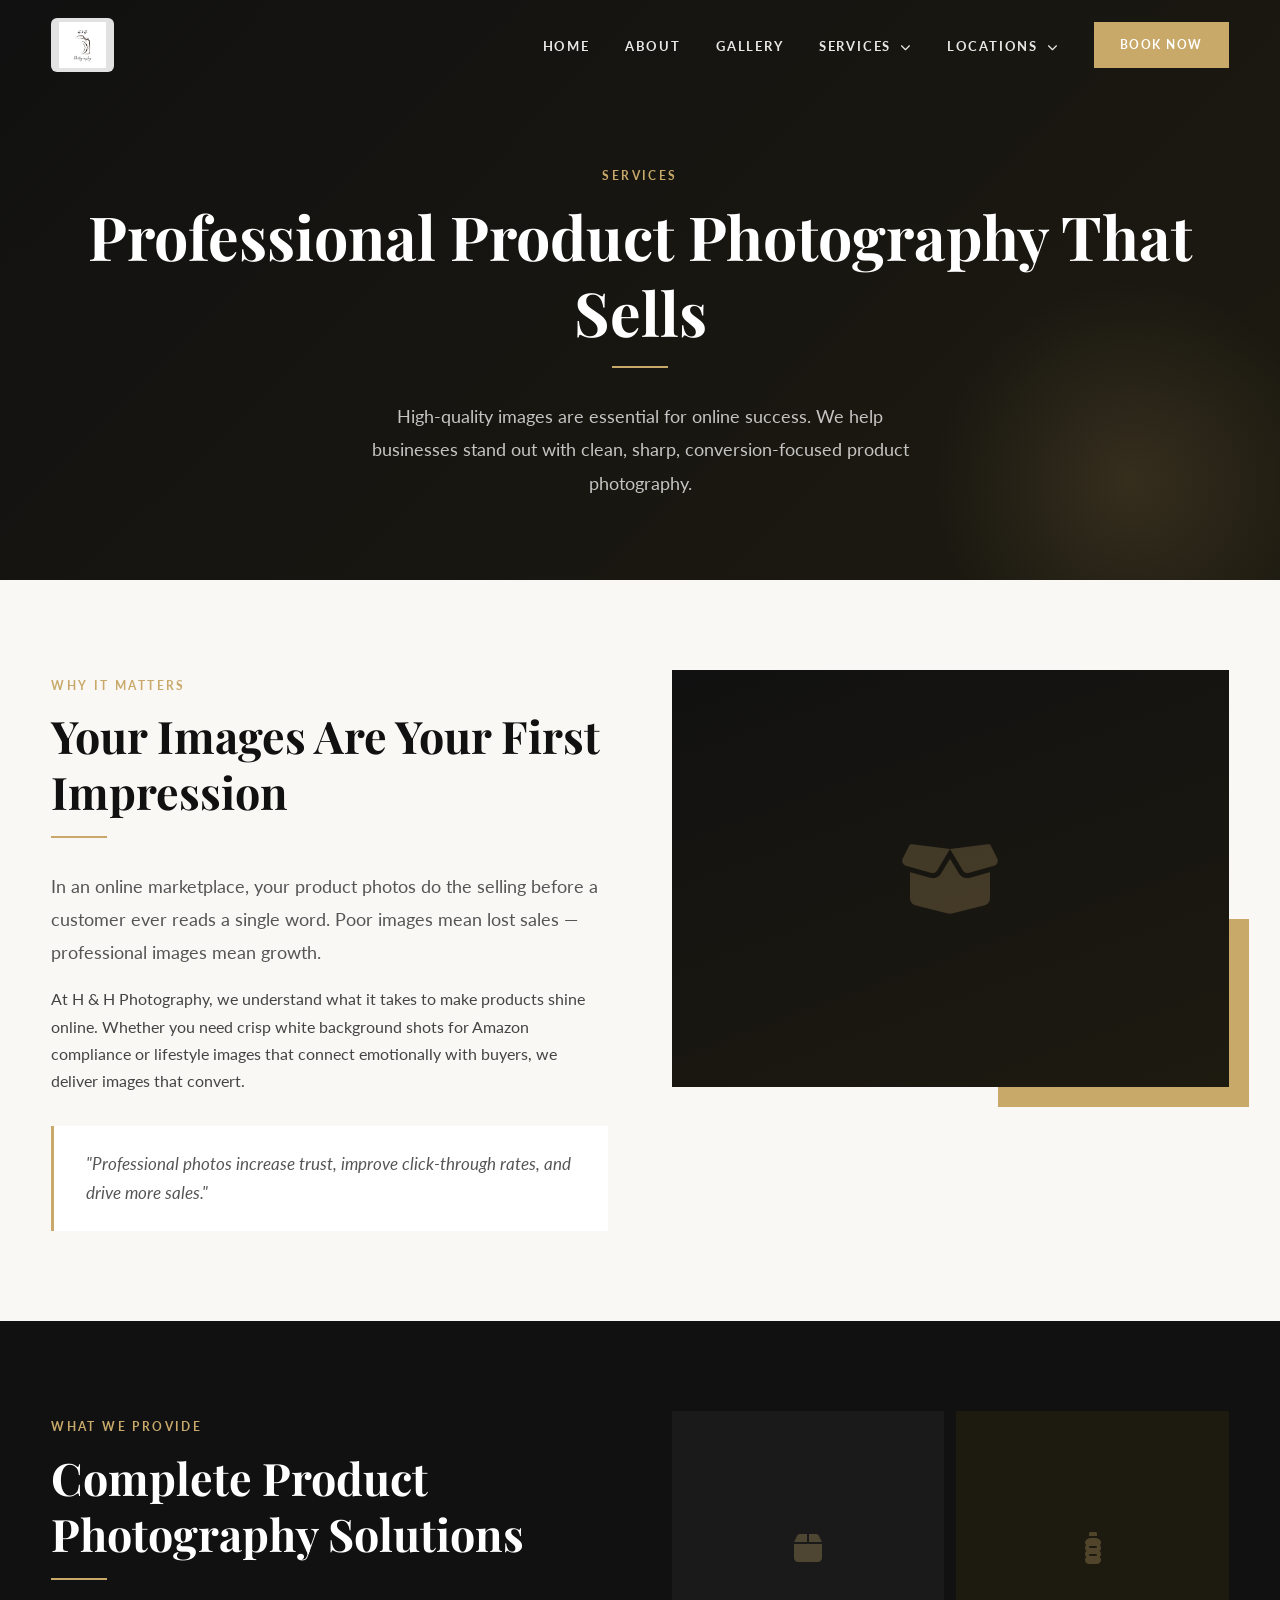
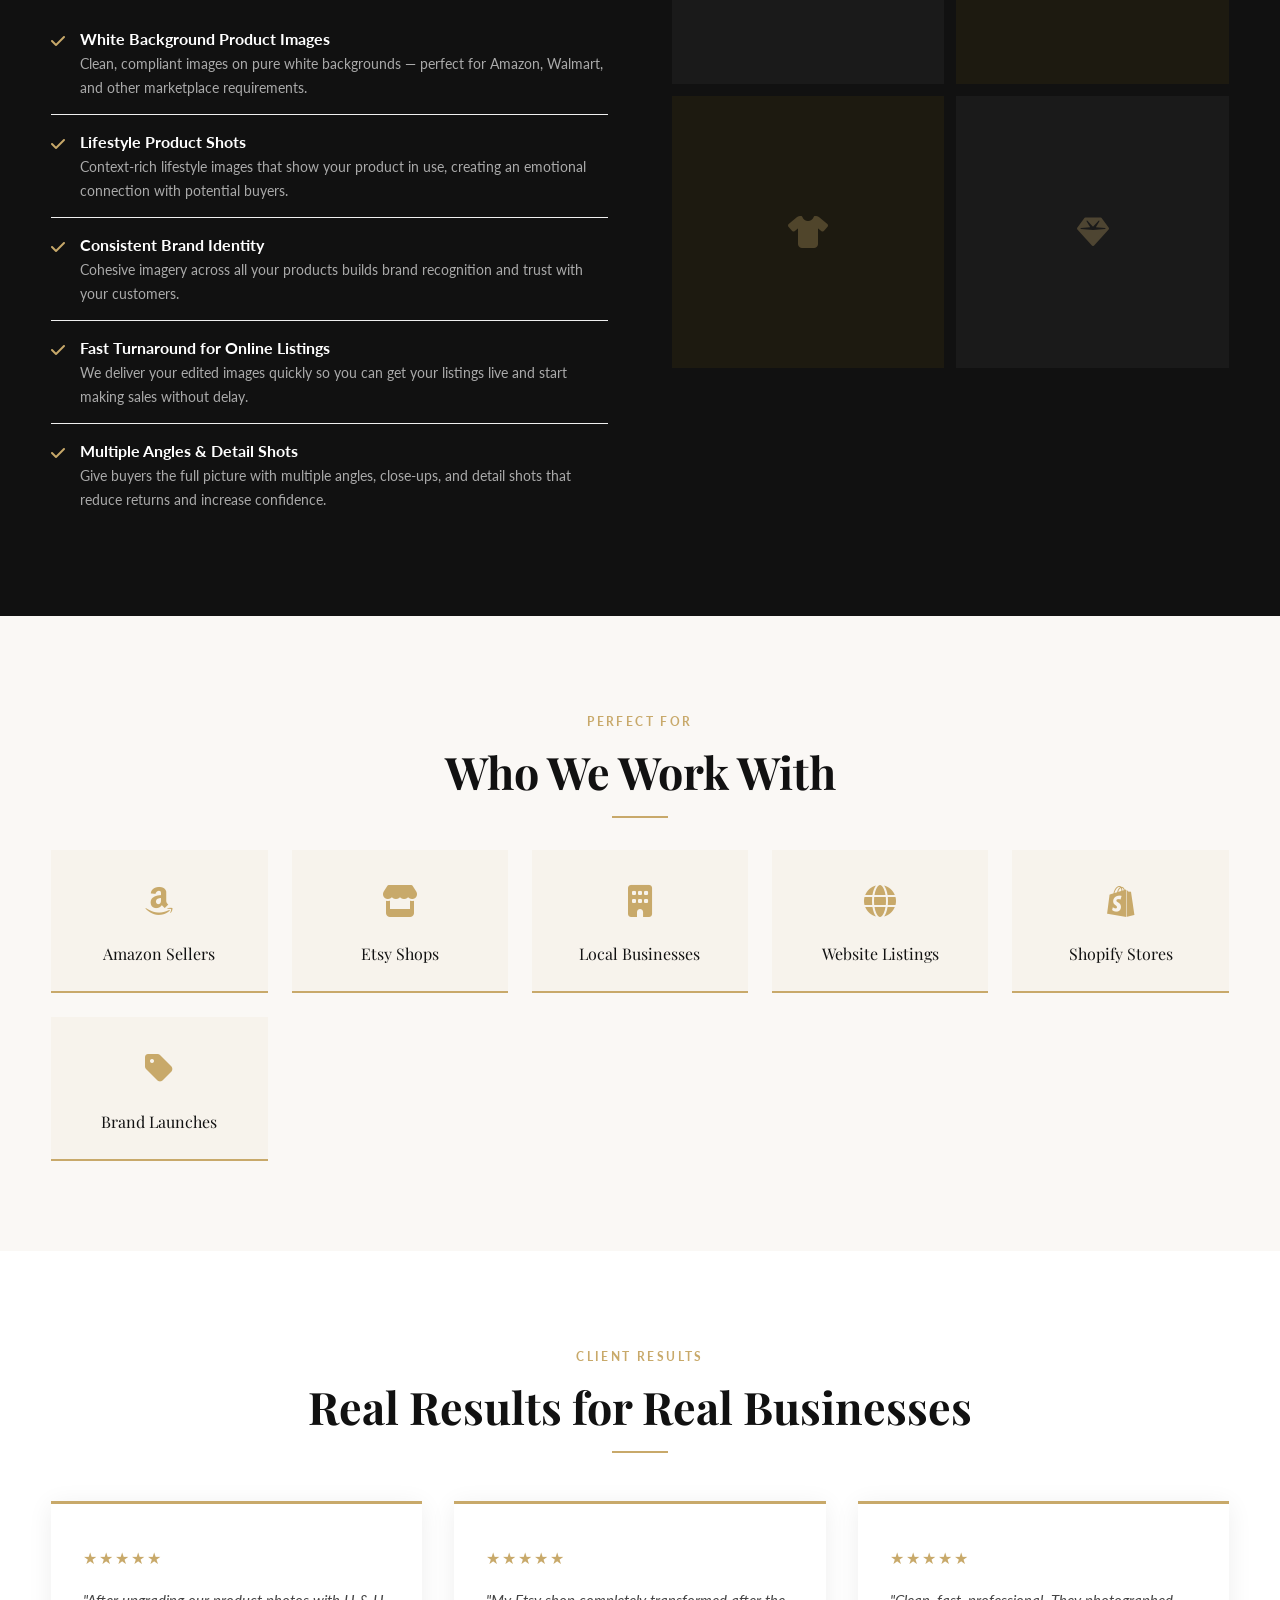
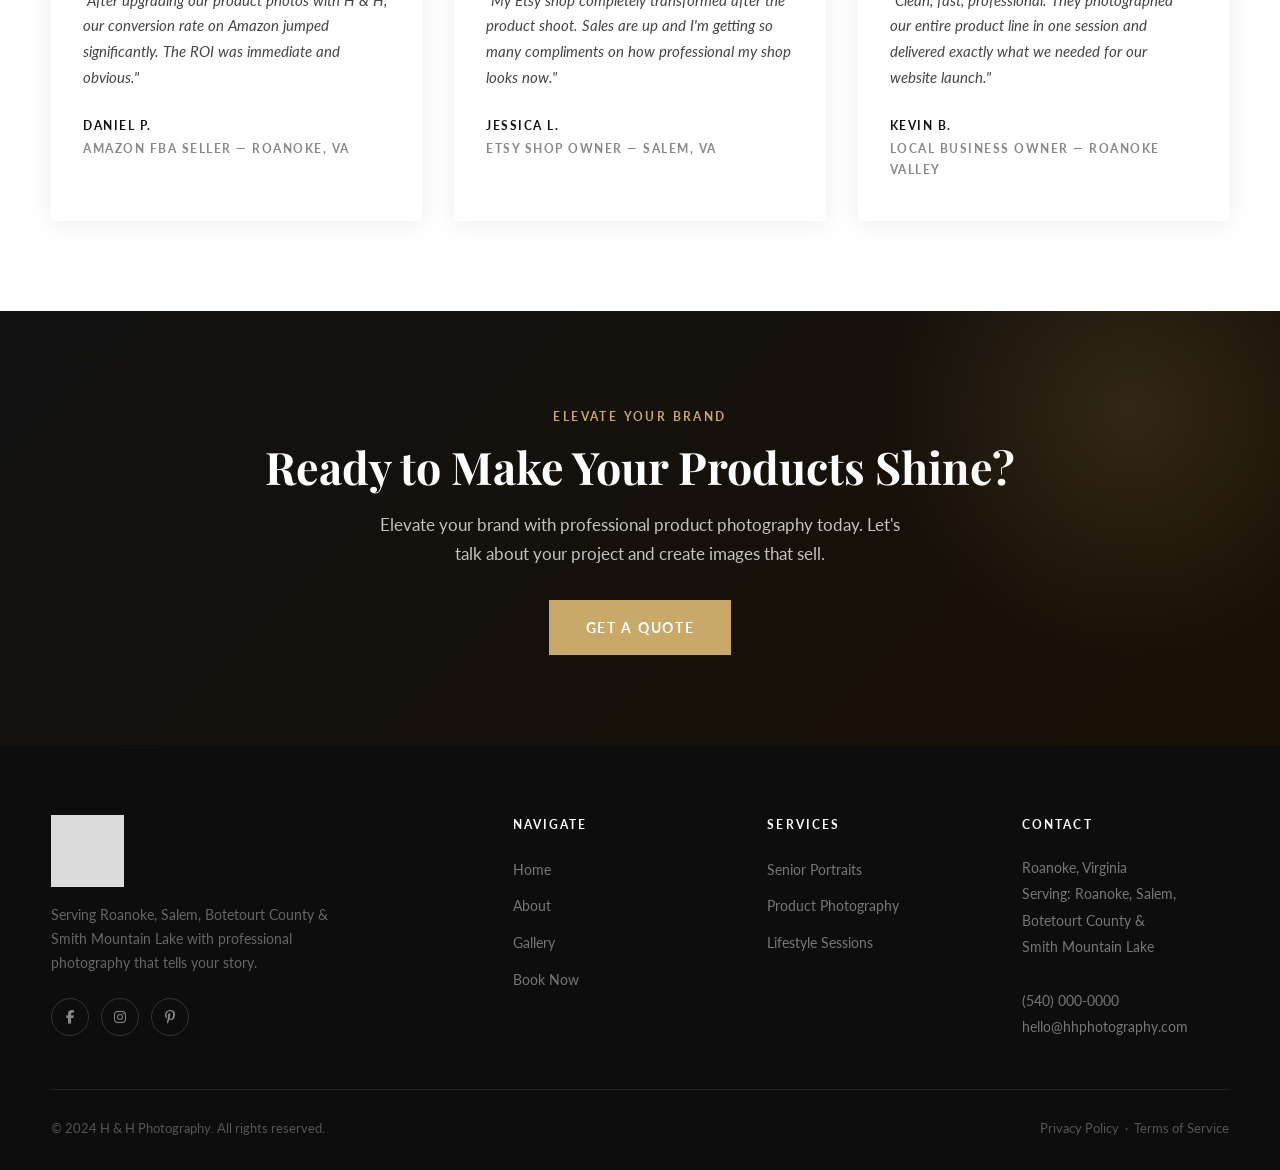
<file: services/product-photography.html>
<!DOCTYPE html>
<html lang="en">
<head>
  <meta charset="UTF-8" />
  <meta name="viewport" content="width=device-width, initial-scale=1.0" />
  <meta name="description" content="Professional E-Commerce Product Photography in Roanoke, VA — H & H Photography. High-quality product images for Amazon, Etsy, and online stores that drive more sales." />
  <meta name="keywords" content="product photography Roanoke VA, e-commerce product photography Virginia, Amazon product photos Roanoke, Etsy product photography" />
  <title>Product Photography | H &amp; H Photography — Roanoke, VA</title>
  <link rel="preconnect" href="https://fonts.googleapis.com" />
  <link rel="preconnect" href="https://fonts.gstatic.com" crossorigin />
  <link href="https://fonts.googleapis.com/css2?family=Playfair+Display:ital,wght@0,400;0,700;1,400&family=Lato:wght@300;400;700&display=swap" rel="stylesheet" />
  <link rel="stylesheet" href="https://cdnjs.cloudflare.com/ajax/libs/font-awesome/6.5.0/css/all.min.css" />
  <link rel="stylesheet" href="../css/styles.css" />
</head>
<body>

  <!-- ===== NAVBAR ===== -->
  <nav class="navbar" aria-label="Main navigation">
    <div class="container navbar__inner">
      <a href="../index.html" class="navbar__logo"><img src="../images/logo.jpg" alt="H &amp; H Photography" class="navbar__logo-img"></a>
      <button class="navbar__toggle" aria-label="Toggle navigation" aria-expanded="false">
        <span></span><span></span><span></span>
      </button>
      <ul class="navbar__menu">
        <li><a href="../index.html"   class="navbar__link">Home</a></li>
        <li><a href="../about.html"   class="navbar__link">About</a></li>
        <li><a href="../gallery.html" class="navbar__link">Gallery</a></li>
        <li class="navbar__dropdown">
          <a href="#" class="navbar__link">Services <i class="fa-solid fa-chevron-down" style="font-size:.65rem;margin-left:4px;"></i></a>
          <ul class="dropdown__menu">
            <li class="dropdown__item"><a href="senior-portraits.html">Senior Portrait Photography</a></li>
            <li class="dropdown__item"><a href="product-photography.html">E-Commerce Product Photography</a></li>
          </ul>
        </li>
        <li class="navbar__dropdown">
          <a href="#" class="navbar__link">Locations <i class="fa-solid fa-chevron-down" style="font-size:.65rem;margin-left:4px;"></i></a>
          <ul class="dropdown__menu">
            <li class="dropdown__item"><a href="../locations/roanoke.html">Roanoke, VA</a></li>
            <li class="dropdown__item"><a href="../locations/salem.html">Salem, VA</a></li>
            <li class="dropdown__item"><a href="../locations/botetourt-county.html">Botetourt County</a></li>
            <li class="dropdown__item"><a href="../locations/smith-mountain-lake.html">Smith Mountain Lake</a></li>
          </ul>
        </li>
        <li class="navbar__cta"><a href="../contact.html" class="btn btn--gold">Book Now</a></li>
      </ul>
    </div>
  </nav>

  <!-- ===== PAGE HERO ===== -->
  <section class="page-hero">
    <div class="container">
      <span class="section-label">Services</span>
      <h1>Professional Product Photography That Sells</h1>
      <div class="divider"></div>
      <p class="lead">High-quality images are essential for online success. We help businesses stand out with clean, sharp, conversion-focused product photography.</p>
    </div>
  </section>

  <!-- ===== INTRO ===== -->
  <section class="section section--cream">
    <div class="container">
      <div class="content-grid">
        <div class="reveal">
          <span class="section-label">Why It Matters</span>
          <h2>Your Images Are Your First Impression</h2>
          <div class="divider divider--left"></div>
          <p class="lead">In an online marketplace, your product photos do the selling before a customer ever reads a single word. Poor images mean lost sales — professional images mean growth.</p>
          <p>At H &amp; H Photography, we understand what it takes to make products shine online. Whether you need crisp white background shots for Amazon compliance or lifestyle images that connect emotionally with buyers, we deliver images that convert.</p>
          <div style="background:#fff;padding:1.5rem 2rem;border-left:3px solid #C8A96A;margin-top:2rem;">
            <p style="margin:0;font-style:italic;color:#555;font-size:1.05rem;">"Professional photos increase trust, improve click-through rates, and drive more sales."</p>
          </div>
        </div>
        <div class="reveal">
          <div style="background:linear-gradient(160deg,#111,#1d1a10);aspect-ratio:4/3;display:flex;align-items:center;justify-content:center;position:relative;">
            <i class="fa-solid fa-box-open" style="font-size:5rem;color:rgba(200,169,106,0.25);"></i>
            <div style="position:absolute;bottom:-20px;right:-20px;width:45%;height:45%;background:#C8A96A;z-index:-1;"></div>
          </div>
        </div>
      </div>
    </div>
  </section>

  <!-- ===== WHAT WE PROVIDE ===== -->
  <section class="section section--dark">
    <div class="container">
      <div class="content-grid">
        <div class="reveal">
          <span class="section-label">What We Provide</span>
          <h2 class="text-white">Complete Product Photography Solutions</h2>
          <div class="divider divider--left"></div>
          <ul class="feature-list" style="margin-top:1.5rem;">
            <li>
              <span class="feature-list__check" style="color:#C8A96A;"><i class="fa-solid fa-check"></i></span>
              <div>
                <strong style="color:#fff;">White Background Product Images</strong>
                <p style="margin:0;font-size:.875rem;color:#aaa;">Clean, compliant images on pure white backgrounds — perfect for Amazon, Walmart, and other marketplace requirements.</p>
              </div>
            </li>
            <li>
              <span class="feature-list__check" style="color:#C8A96A;"><i class="fa-solid fa-check"></i></span>
              <div>
                <strong style="color:#fff;">Lifestyle Product Shots</strong>
                <p style="margin:0;font-size:.875rem;color:#aaa;">Context-rich lifestyle images that show your product in use, creating an emotional connection with potential buyers.</p>
              </div>
            </li>
            <li>
              <span class="feature-list__check" style="color:#C8A96A;"><i class="fa-solid fa-check"></i></span>
              <div>
                <strong style="color:#fff;">Consistent Brand Identity</strong>
                <p style="margin:0;font-size:.875rem;color:#aaa;">Cohesive imagery across all your products builds brand recognition and trust with your customers.</p>
              </div>
            </li>
            <li>
              <span class="feature-list__check" style="color:#C8A96A;"><i class="fa-solid fa-check"></i></span>
              <div>
                <strong style="color:#fff;">Fast Turnaround for Online Listings</strong>
                <p style="margin:0;font-size:.875rem;color:#aaa;">We deliver your edited images quickly so you can get your listings live and start making sales without delay.</p>
              </div>
            </li>
            <li>
              <span class="feature-list__check" style="color:#C8A96A;"><i class="fa-solid fa-check"></i></span>
              <div>
                <strong style="color:#fff;">Multiple Angles &amp; Detail Shots</strong>
                <p style="margin:0;font-size:.875rem;color:#aaa;">Give buyers the full picture with multiple angles, close-ups, and detail shots that reduce returns and increase confidence.</p>
              </div>
            </li>
          </ul>
        </div>
        <div class="reveal" style="display:grid;grid-template-columns:1fr 1fr;gap:12px;align-content:start;">
          <div style="background:#1a1a1a;aspect-ratio:1;display:flex;align-items:center;justify-content:center;"><i class="fa-solid fa-box" style="font-size:2rem;color:rgba(200,169,106,0.3);"></i></div>
          <div style="background:#1d1a10;aspect-ratio:1;display:flex;align-items:center;justify-content:center;"><i class="fa-solid fa-bottle-water" style="font-size:2rem;color:rgba(200,169,106,0.3);"></i></div>
          <div style="background:#1d1a10;aspect-ratio:1;display:flex;align-items:center;justify-content:center;"><i class="fa-solid fa-shirt" style="font-size:2rem;color:rgba(200,169,106,0.3);"></i></div>
          <div style="background:#1a1a1a;aspect-ratio:1;display:flex;align-items:center;justify-content:center;"><i class="fa-solid fa-gem" style="font-size:2rem;color:rgba(200,169,106,0.3);"></i></div>
        </div>
      </div>
    </div>
  </section>

  <!-- ===== PERFECT FOR ===== -->
  <section class="section section--cream">
    <div class="container">
      <div class="text-center reveal">
        <span class="section-label">Perfect For</span>
        <h2>Who We Work With</h2>
        <div class="divider"></div>
      </div>
      <div class="perfect-grid reveal-stagger">
        <div class="perfect-card">
          <div class="perfect-card__icon"><i class="fa-brands fa-amazon" style="color:#C8A96A;font-size:2rem;"></i></div>
          <div class="perfect-card__title">Amazon Sellers</div>
        </div>
        <div class="perfect-card">
          <div class="perfect-card__icon"><i class="fa-solid fa-store" style="color:#C8A96A;font-size:2rem;"></i></div>
          <div class="perfect-card__title">Etsy Shops</div>
        </div>
        <div class="perfect-card">
          <div class="perfect-card__icon"><i class="fa-solid fa-building" style="color:#C8A96A;font-size:2rem;"></i></div>
          <div class="perfect-card__title">Local Businesses</div>
        </div>
        <div class="perfect-card">
          <div class="perfect-card__icon"><i class="fa-solid fa-globe" style="color:#C8A96A;font-size:2rem;"></i></div>
          <div class="perfect-card__title">Website Listings</div>
        </div>
        <div class="perfect-card">
          <div class="perfect-card__icon"><i class="fa-brands fa-shopify" style="color:#C8A96A;font-size:2rem;"></i></div>
          <div class="perfect-card__title">Shopify Stores</div>
        </div>
        <div class="perfect-card">
          <div class="perfect-card__icon"><i class="fa-solid fa-tag" style="color:#C8A96A;font-size:2rem;"></i></div>
          <div class="perfect-card__title">Brand Launches</div>
        </div>
      </div>
    </div>
  </section>

  <!-- ===== TESTIMONIAL ===== -->
  <section class="section" style="background:#fff;">
    <div class="container">
      <div class="text-center reveal">
        <span class="section-label">Client Results</span>
        <h2>Real Results for Real Businesses</h2>
        <div class="divider"></div>
      </div>
      <div class="testimonials-grid reveal-stagger">
        <div class="testimonial-card">
          <div class="testimonial-card__stars">★★★★★</div>
          <p class="testimonial-card__text">"After upgrading our product photos with H &amp; H, our conversion rate on Amazon jumped significantly. The ROI was immediate and obvious."</p>
          <div class="testimonial-card__author"><strong>Daniel P.</strong> Amazon FBA Seller — Roanoke, VA</div>
        </div>
        <div class="testimonial-card">
          <div class="testimonial-card__stars">★★★★★</div>
          <p class="testimonial-card__text">"My Etsy shop completely transformed after the product shoot. Sales are up and I'm getting so many compliments on how professional my shop looks now."</p>
          <div class="testimonial-card__author"><strong>Jessica L.</strong> Etsy Shop Owner — Salem, VA</div>
        </div>
        <div class="testimonial-card">
          <div class="testimonial-card__stars">★★★★★</div>
          <p class="testimonial-card__text">"Clean, fast, professional. They photographed our entire product line in one session and delivered exactly what we needed for our website launch."</p>
          <div class="testimonial-card__author"><strong>Kevin B.</strong> Local Business Owner — Roanoke Valley</div>
        </div>
      </div>
    </div>
  </section>

  <!-- ===== CTA ===== -->
  <section class="cta-banner">
    <div class="container">
      <span class="section-label">Elevate Your Brand</span>
      <h2>Ready to Make Your Products Shine?</h2>
      <p>Elevate your brand with professional product photography today. Let's talk about your project and create images that sell.</p>
      <a href="../contact.html" class="btn btn--gold">Get a Quote</a>
    </div>
  </section>

  <!-- ===== FOOTER ===== -->
  <footer class="footer">
    <div class="container">
      <div class="footer__inner">
        <div>
          <img src="../images/logo.jpg" alt="H &amp; H Photography" class="footer__logo-img">
          <p class="footer__tagline">Serving Roanoke, Salem, Botetourt County &amp; Smith Mountain Lake with professional photography that tells your story.</p>
          <div class="footer__social">
            <a href="#" class="social-icon" aria-label="Facebook"><i class="fa-brands fa-facebook-f"></i></a>
            <a href="#" class="social-icon" aria-label="Instagram"><i class="fa-brands fa-instagram"></i></a>
            <a href="#" class="social-icon" aria-label="Pinterest"><i class="fa-brands fa-pinterest-p"></i></a>
          </div>
        </div>
        <div class="footer__col">
          <h5>Navigate</h5>
          <ul>
            <li><a href="../index.html">Home</a></li>
            <li><a href="../about.html">About</a></li>
            <li><a href="../gallery.html">Gallery</a></li>
            <li><a href="../contact.html">Book Now</a></li>
          </ul>
        </div>
        <div class="footer__col">
          <h5>Services</h5>
          <ul>
            <li><a href="senior-portraits.html">Senior Portraits</a></li>
            <li><a href="product-photography.html">Product Photography</a></li>
            <li><a href="../gallery.html">Lifestyle Sessions</a></li>
          </ul>
        </div>
        <div class="footer__col">
          <h5>Contact</h5>
          <address>
            Roanoke, Virginia<br/>
            Serving: Roanoke, Salem,<br/>
            Botetourt County &amp;<br/>
            Smith Mountain Lake<br/><br/>
            <a href="tel:+15400000000">(540) 000-0000</a><br/>
            <a href="mailto:hello@hhphotography.com">hello@hhphotography.com</a>
          </address>
        </div>
      </div>
      <div class="footer__bottom">
        <span>&copy; 2024 H &amp; H Photography. All rights reserved.</span>
        <div class="footer__bottom-right">
          <a href="#">Privacy Policy</a> &nbsp;·&nbsp; <a href="#">Terms of Service</a>
        </div>
      </div>
    </div>
  </footer>

  <script src="../js/main.js"></script>
</body>
</html>
</file>
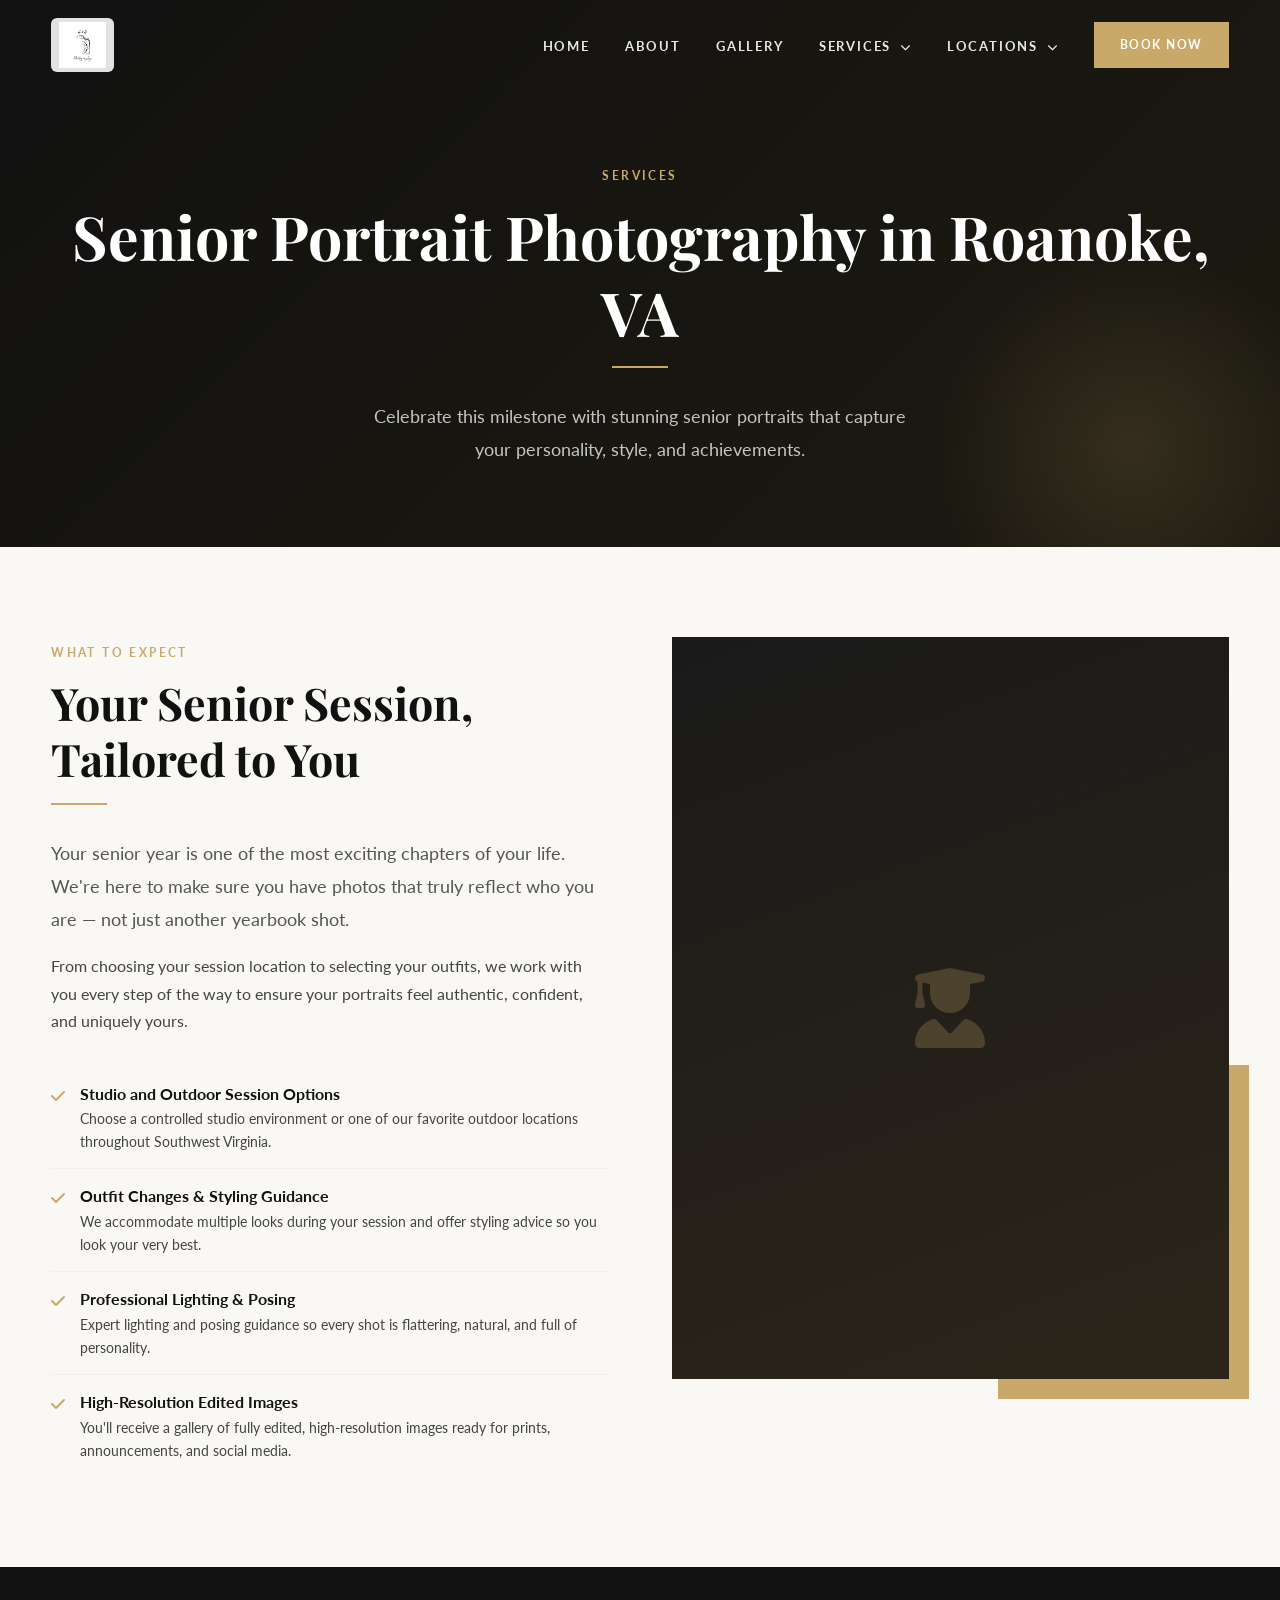
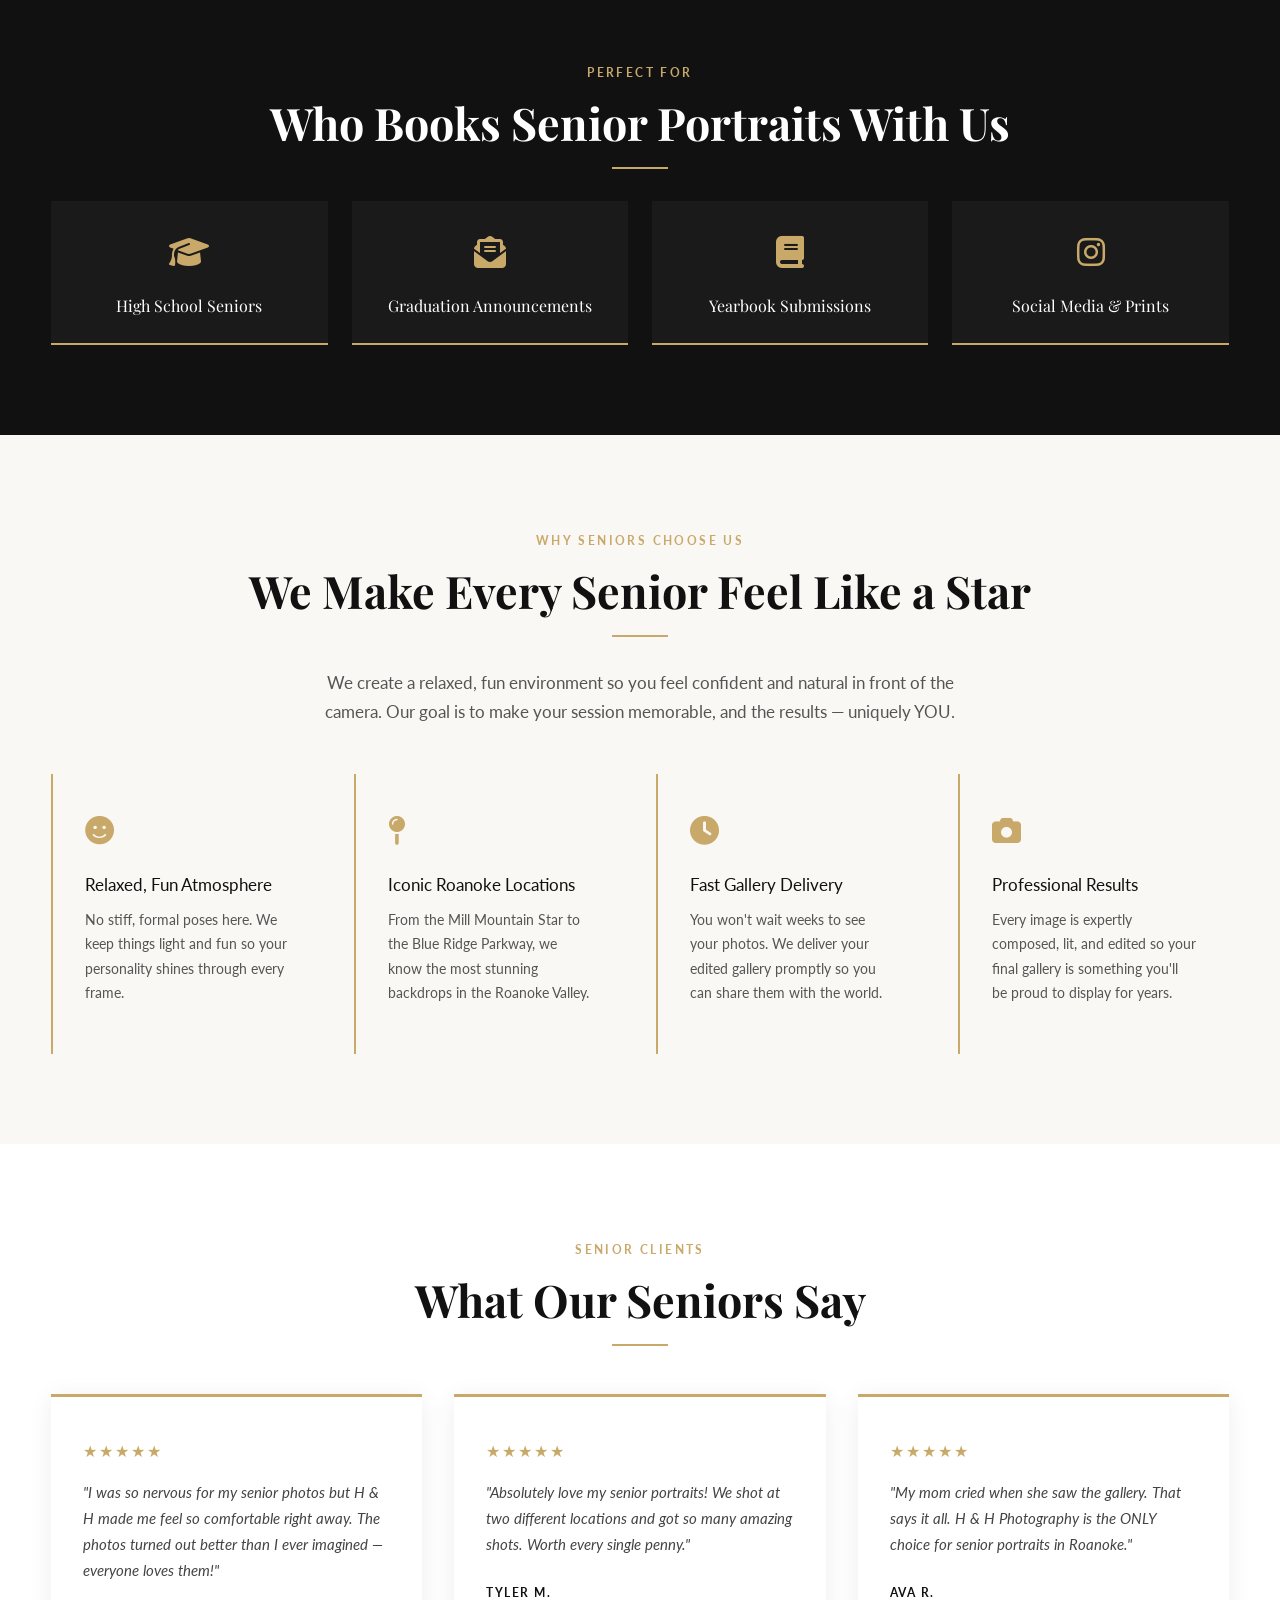
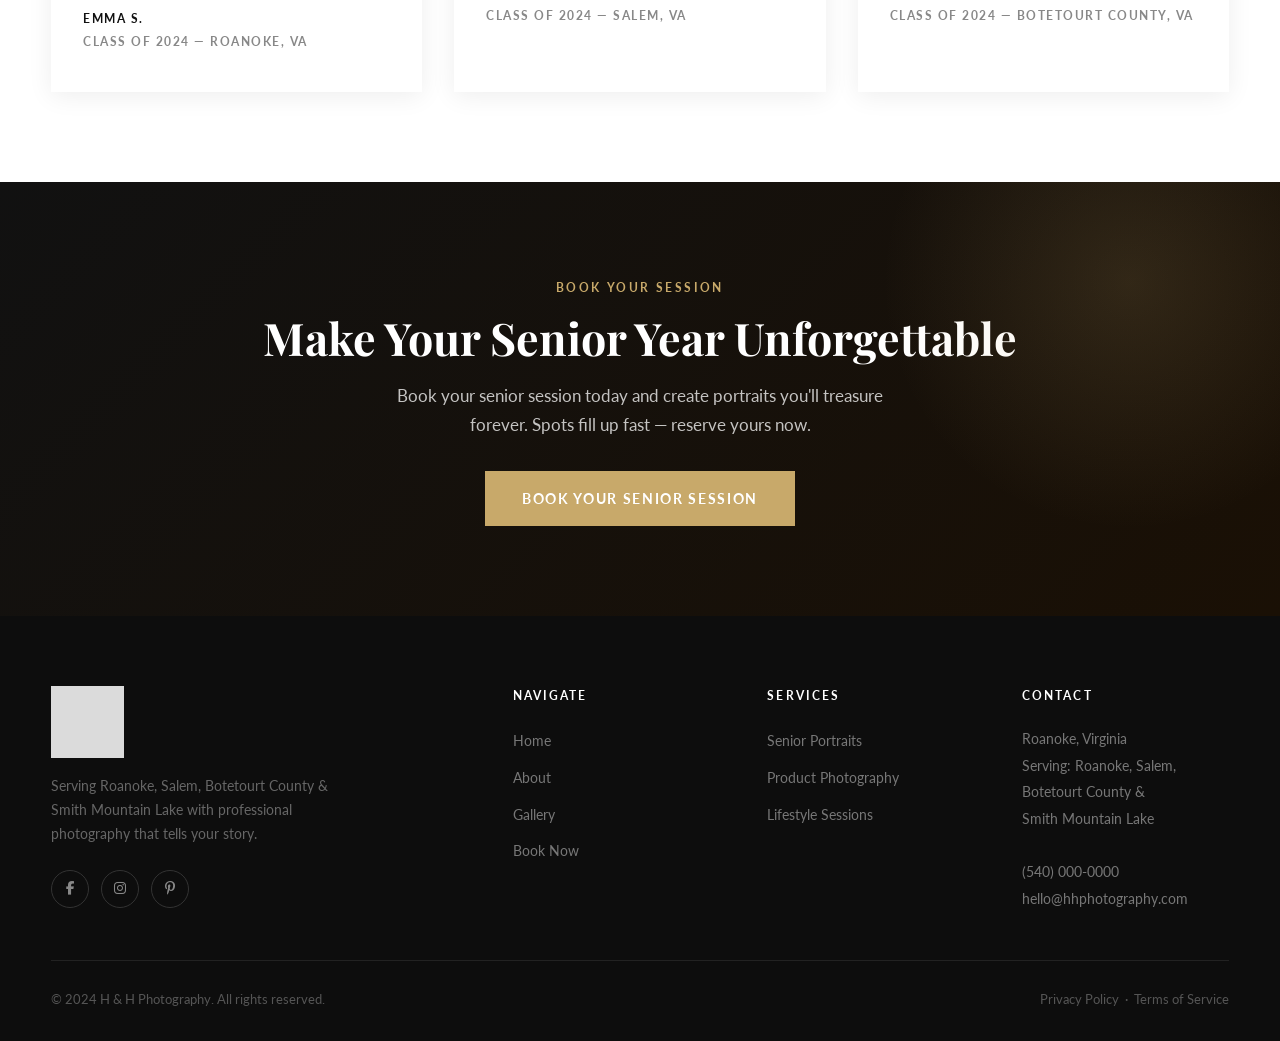
<file: services/senior-portraits.html>
<!DOCTYPE html>
<html lang="en">
<head>
  <meta charset="UTF-8" />
  <meta name="viewport" content="width=device-width, initial-scale=1.0" />
  <meta name="description" content="Senior Portrait Photography in Roanoke, VA — H & H Photography. Celebrate your milestone with stunning senior portraits that capture your personality and style." />
  <meta name="keywords" content="senior portraits Roanoke VA, senior portrait photographer Roanoke Virginia, high school senior photos Roanoke" />
  <title>Senior Portrait Photography | H &amp; H Photography — Roanoke, VA</title>
  <link rel="preconnect" href="https://fonts.googleapis.com" />
  <link rel="preconnect" href="https://fonts.gstatic.com" crossorigin />
  <link href="https://fonts.googleapis.com/css2?family=Playfair+Display:ital,wght@0,400;0,700;1,400&family=Lato:wght@300;400;700&display=swap" rel="stylesheet" />
  <link rel="stylesheet" href="https://cdnjs.cloudflare.com/ajax/libs/font-awesome/6.5.0/css/all.min.css" />
  <link rel="stylesheet" href="../css/styles.css" />
</head>
<body>

  <!-- ===== NAVBAR ===== -->
  <nav class="navbar" aria-label="Main navigation">
    <div class="container navbar__inner">
      <a href="../index.html" class="navbar__logo"><img src="../images/logo.jpg" alt="H &amp; H Photography" class="navbar__logo-img"></a>
      <button class="navbar__toggle" aria-label="Toggle navigation" aria-expanded="false">
        <span></span><span></span><span></span>
      </button>
      <ul class="navbar__menu">
        <li><a href="../index.html"   class="navbar__link">Home</a></li>
        <li><a href="../about.html"   class="navbar__link">About</a></li>
        <li><a href="../gallery.html" class="navbar__link">Gallery</a></li>
        <li class="navbar__dropdown">
          <a href="#" class="navbar__link">Services <i class="fa-solid fa-chevron-down" style="font-size:.65rem;margin-left:4px;"></i></a>
          <ul class="dropdown__menu">
            <li class="dropdown__item"><a href="senior-portraits.html">Senior Portrait Photography</a></li>
            <li class="dropdown__item"><a href="product-photography.html">E-Commerce Product Photography</a></li>
          </ul>
        </li>
        <li class="navbar__dropdown">
          <a href="#" class="navbar__link">Locations <i class="fa-solid fa-chevron-down" style="font-size:.65rem;margin-left:4px;"></i></a>
          <ul class="dropdown__menu">
            <li class="dropdown__item"><a href="../locations/roanoke.html">Roanoke, VA</a></li>
            <li class="dropdown__item"><a href="../locations/salem.html">Salem, VA</a></li>
            <li class="dropdown__item"><a href="../locations/botetourt-county.html">Botetourt County</a></li>
            <li class="dropdown__item"><a href="../locations/smith-mountain-lake.html">Smith Mountain Lake</a></li>
          </ul>
        </li>
        <li class="navbar__cta"><a href="../contact.html" class="btn btn--gold">Book Now</a></li>
      </ul>
    </div>
  </nav>

  <!-- ===== PAGE HERO ===== -->
  <section class="page-hero">
    <div class="container">
      <span class="section-label">Services</span>
      <h1>Senior Portrait Photography in Roanoke, VA</h1>
      <div class="divider"></div>
      <p class="lead">Celebrate this milestone with stunning senior portraits that capture your personality, style, and achievements.</p>
    </div>
  </section>

  <!-- ===== INTRO + WHAT TO EXPECT ===== -->
  <section class="section section--cream">
    <div class="container">
      <div class="content-grid">
        <div class="reveal">
          <span class="section-label">What to Expect</span>
          <h2>Your Senior Session, Tailored to You</h2>
          <div class="divider divider--left"></div>
          <p class="lead">Your senior year is one of the most exciting chapters of your life. We're here to make sure you have photos that truly reflect who you are — not just another yearbook shot.</p>
          <p>From choosing your session location to selecting your outfits, we work with you every step of the way to ensure your portraits feel authentic, confident, and uniquely yours.</p>
          <ul class="feature-list" style="margin-top:2rem;">
            <li>
              <span class="feature-list__check"><i class="fa-solid fa-check"></i></span>
              <div>
                <strong>Studio and Outdoor Session Options</strong>
                <p style="margin:0;font-size:.875rem;">Choose a controlled studio environment or one of our favorite outdoor locations throughout Southwest Virginia.</p>
              </div>
            </li>
            <li>
              <span class="feature-list__check"><i class="fa-solid fa-check"></i></span>
              <div>
                <strong>Outfit Changes &amp; Styling Guidance</strong>
                <p style="margin:0;font-size:.875rem;">We accommodate multiple looks during your session and offer styling advice so you look your very best.</p>
              </div>
            </li>
            <li>
              <span class="feature-list__check"><i class="fa-solid fa-check"></i></span>
              <div>
                <strong>Professional Lighting &amp; Posing</strong>
                <p style="margin:0;font-size:.875rem;">Expert lighting and posing guidance so every shot is flattering, natural, and full of personality.</p>
              </div>
            </li>
            <li>
              <span class="feature-list__check"><i class="fa-solid fa-check"></i></span>
              <div>
                <strong>High-Resolution Edited Images</strong>
                <p style="margin:0;font-size:.875rem;">You'll receive a gallery of fully edited, high-resolution images ready for prints, announcements, and social media.</p>
              </div>
            </li>
          </ul>
        </div>
        <div class="reveal">
          <div style="background:linear-gradient(160deg,#1a1a1a,#2c2519);aspect-ratio:3/4;display:flex;align-items:center;justify-content:center;position:relative;">
            <i class="fa-solid fa-user-graduate" style="font-size:5rem;color:rgba(200,169,106,0.25);"></i>
            <div style="position:absolute;bottom:-20px;right:-20px;width:45%;height:45%;background:#C8A96A;z-index:-1;"></div>
          </div>
        </div>
      </div>
    </div>
  </section>

  <!-- ===== PERFECT FOR ===== -->
  <section class="section section--dark">
    <div class="container">
      <div class="text-center reveal">
        <span class="section-label">Perfect For</span>
        <h2 class="text-white">Who Books Senior Portraits With Us</h2>
        <div class="divider"></div>
      </div>
      <div class="perfect-grid reveal-stagger">
        <div class="perfect-card" style="background:#1a1a1a;">
          <div class="perfect-card__icon"><i class="fa-solid fa-graduation-cap" style="color:#C8A96A;"></i></div>
          <div class="perfect-card__title" style="color:#fff;">High School Seniors</div>
        </div>
        <div class="perfect-card" style="background:#1a1a1a;">
          <div class="perfect-card__icon"><i class="fa-solid fa-envelope-open-text" style="color:#C8A96A;"></i></div>
          <div class="perfect-card__title" style="color:#fff;">Graduation Announcements</div>
        </div>
        <div class="perfect-card" style="background:#1a1a1a;">
          <div class="perfect-card__icon"><i class="fa-solid fa-book" style="color:#C8A96A;"></i></div>
          <div class="perfect-card__title" style="color:#fff;">Yearbook Submissions</div>
        </div>
        <div class="perfect-card" style="background:#1a1a1a;">
          <div class="perfect-card__icon"><i class="fa-brands fa-instagram" style="color:#C8A96A;"></i></div>
          <div class="perfect-card__title" style="color:#fff;">Social Media &amp; Prints</div>
        </div>
      </div>
    </div>
  </section>

  <!-- ===== WHY SENIORS CHOOSE US ===== -->
  <section class="section section--cream">
    <div class="container">
      <div class="text-center reveal">
        <span class="section-label">Why Seniors Choose Us</span>
        <h2>We Make Every Senior Feel Like a Star</h2>
        <div class="divider"></div>
        <p style="max-width:640px;margin:0 auto 3rem;color:#555;font-size:1.05rem;">We create a relaxed, fun environment so you feel confident and natural in front of the camera. Our goal is to make your session memorable, and the results — uniquely YOU.</p>
      </div>
      <div class="why-grid reveal-stagger">
        <div class="why-item">
          <div class="why-item__icon"><i class="fa-solid fa-face-smile"></i></div>
          <div class="why-item__title">Relaxed, Fun Atmosphere</div>
          <p class="why-item__text">No stiff, formal poses here. We keep things light and fun so your personality shines through every frame.</p>
        </div>
        <div class="why-item">
          <div class="why-item__icon"><i class="fa-solid fa-map-pin"></i></div>
          <div class="why-item__title">Iconic Roanoke Locations</div>
          <p class="why-item__text">From the Mill Mountain Star to the Blue Ridge Parkway, we know the most stunning backdrops in the Roanoke Valley.</p>
        </div>
        <div class="why-item">
          <div class="why-item__icon"><i class="fa-solid fa-clock"></i></div>
          <div class="why-item__title">Fast Gallery Delivery</div>
          <p class="why-item__text">You won't wait weeks to see your photos. We deliver your edited gallery promptly so you can share them with the world.</p>
        </div>
        <div class="why-item">
          <div class="why-item__icon"><i class="fa-solid fa-camera"></i></div>
          <div class="why-item__title">Professional Results</div>
          <p class="why-item__text">Every image is expertly composed, lit, and edited so your final gallery is something you'll be proud to display for years.</p>
        </div>
      </div>
    </div>
  </section>

  <!-- ===== TESTIMONIAL ===== -->
  <section class="section" style="background:#fff;">
    <div class="container">
      <div class="text-center reveal">
        <span class="section-label">Senior Clients</span>
        <h2>What Our Seniors Say</h2>
        <div class="divider"></div>
      </div>
      <div class="testimonials-grid reveal-stagger">
        <div class="testimonial-card">
          <div class="testimonial-card__stars">★★★★★</div>
          <p class="testimonial-card__text">"I was so nervous for my senior photos but H &amp; H made me feel so comfortable right away. The photos turned out better than I ever imagined — everyone loves them!"</p>
          <div class="testimonial-card__author"><strong>Emma S.</strong> Class of 2024 — Roanoke, VA</div>
        </div>
        <div class="testimonial-card">
          <div class="testimonial-card__stars">★★★★★</div>
          <p class="testimonial-card__text">"Absolutely love my senior portraits! We shot at two different locations and got so many amazing shots. Worth every single penny."</p>
          <div class="testimonial-card__author"><strong>Tyler M.</strong> Class of 2024 — Salem, VA</div>
        </div>
        <div class="testimonial-card">
          <div class="testimonial-card__stars">★★★★★</div>
          <p class="testimonial-card__text">"My mom cried when she saw the gallery. That says it all. H &amp; H Photography is the ONLY choice for senior portraits in Roanoke."</p>
          <div class="testimonial-card__author"><strong>Ava R.</strong> Class of 2024 — Botetourt County, VA</div>
        </div>
      </div>
    </div>
  </section>

  <!-- ===== CTA ===== -->
  <section class="cta-banner">
    <div class="container">
      <span class="section-label">Book Your Session</span>
      <h2>Make Your Senior Year Unforgettable</h2>
      <p>Book your senior session today and create portraits you'll treasure forever. Spots fill up fast — reserve yours now.</p>
      <a href="../contact.html" class="btn btn--gold">Book Your Senior Session</a>
    </div>
  </section>

  <!-- ===== FOOTER ===== -->
  <footer class="footer">
    <div class="container">
      <div class="footer__inner">
        <div>
          <img src="../images/logo.jpg" alt="H &amp; H Photography" class="footer__logo-img">
          <p class="footer__tagline">Serving Roanoke, Salem, Botetourt County &amp; Smith Mountain Lake with professional photography that tells your story.</p>
          <div class="footer__social">
            <a href="#" class="social-icon" aria-label="Facebook"><i class="fa-brands fa-facebook-f"></i></a>
            <a href="#" class="social-icon" aria-label="Instagram"><i class="fa-brands fa-instagram"></i></a>
            <a href="#" class="social-icon" aria-label="Pinterest"><i class="fa-brands fa-pinterest-p"></i></a>
          </div>
        </div>
        <div class="footer__col">
          <h5>Navigate</h5>
          <ul>
            <li><a href="../index.html">Home</a></li>
            <li><a href="../about.html">About</a></li>
            <li><a href="../gallery.html">Gallery</a></li>
            <li><a href="../contact.html">Book Now</a></li>
          </ul>
        </div>
        <div class="footer__col">
          <h5>Services</h5>
          <ul>
            <li><a href="senior-portraits.html">Senior Portraits</a></li>
            <li><a href="product-photography.html">Product Photography</a></li>
            <li><a href="../gallery.html">Lifestyle Sessions</a></li>
          </ul>
        </div>
        <div class="footer__col">
          <h5>Contact</h5>
          <address>
            Roanoke, Virginia<br/>
            Serving: Roanoke, Salem,<br/>
            Botetourt County &amp;<br/>
            Smith Mountain Lake<br/><br/>
            <a href="tel:+15400000000">(540) 000-0000</a><br/>
            <a href="mailto:hello@hhphotography.com">hello@hhphotography.com</a>
          </address>
        </div>
      </div>
      <div class="footer__bottom">
        <span>&copy; 2024 H &amp; H Photography. All rights reserved.</span>
        <div class="footer__bottom-right">
          <a href="#">Privacy Policy</a> &nbsp;·&nbsp; <a href="#">Terms of Service</a>
        </div>
      </div>
    </div>
  </footer>

  <script src="../js/main.js"></script>
</body>
</html>
</file>
<file: css/styles.css>
/* =============================================
   H & H Photography — Main Stylesheet
   Colors: #111111 | #FFFFFF | Gold #C8A96A
   Fonts: Playfair Display (headings) | Lato (body)
   ============================================= */

/* ---------- Reset & Base ---------- */
*, *::before, *::after { box-sizing: border-box; margin: 0; padding: 0; }

html { scroll-behavior: smooth; font-size: 16px; }

body {
  font-family: 'Lato', sans-serif;
  color: #111111;
  background: #fff;
  overflow-x: hidden;
  line-height: 1.7;
}

img { display: block; max-width: 100%; height: auto; }
a  { text-decoration: none; color: inherit; }
ul { list-style: none; }

/* ---------- Typography ---------- */
h1, h2, h3, h4 {
  font-family: 'Playfair Display', serif;
  font-weight: 700;
  line-height: 1.25;
  color: #111;
}

h1 { font-size: clamp(2.2rem, 5vw, 3.8rem); }
h2 { font-size: clamp(1.8rem, 3.5vw, 2.8rem); }
h3 { font-size: clamp(1.25rem, 2.5vw, 1.7rem); }
h4 { font-size: 1.1rem; }

p { font-size: 1rem; color: #444; margin-bottom: 1rem; }

.lead {
  font-size: 1.15rem;
  color: #555;
  line-height: 1.8;
}

/* ---------- Utility ---------- */
.container {
  width: 92%;
  max-width: 1200px;
  margin: 0 auto;
}

.section { padding: 90px 0; }
.section--dark { background: #111; color: #fff; }
.section--dark h2, .section--dark h3, .section--dark p { color: #ddd; }
.section--cream { background: #faf8f5; }
.section--gold  { background: #C8A96A; }

.text-center { text-align: center; }
.text-gold    { color: #C8A96A !important; }
.text-white   { color: #fff !important; }

.section-label {
  display: inline-block;
  font-family: 'Lato', sans-serif;
  font-size: 0.75rem;
  font-weight: 700;
  letter-spacing: 0.2em;
  text-transform: uppercase;
  color: #C8A96A;
  margin-bottom: 0.75rem;
}

.divider {
  width: 56px;
  height: 2px;
  background: #C8A96A;
  margin: 1rem auto 2rem;
}
.divider--left { margin-left: 0; }

/* ---------- Buttons ---------- */
.btn {
  display: inline-block;
  padding: 0.85rem 2.2rem;
  font-family: 'Lato', sans-serif;
  font-size: 0.875rem;
  font-weight: 700;
  letter-spacing: 0.12em;
  text-transform: uppercase;
  border: 2px solid transparent;
  cursor: pointer;
  transition: all 0.3s ease;
}

.btn--gold {
  background: #C8A96A;
  color: #fff;
  border-color: #C8A96A;
}
.btn--gold:hover {
  background: transparent;
  color: #C8A96A;
}

.btn--outline-gold {
  background: transparent;
  color: #C8A96A;
  border-color: #C8A96A;
}
.btn--outline-gold:hover {
  background: #C8A96A;
  color: #fff;
}

.btn--outline-white {
  background: transparent;
  color: #fff;
  border-color: #fff;
}
.btn--outline-white:hover {
  background: #fff;
  color: #111;
}

.btn--dark {
  background: #111;
  color: #fff;
  border-color: #111;
}
.btn--dark:hover {
  background: transparent;
  color: #111;
}

/* ---------- Navigation ---------- */
.navbar {
  position: fixed;
  top: 0; left: 0; right: 0;
  z-index: 1000;
  padding: 1.1rem 0;
  transition: background 0.4s ease, box-shadow 0.4s ease, padding 0.4s ease;
}

.navbar.scrolled {
  background: rgba(255,255,255,0.97);
  box-shadow: 0 2px 24px rgba(0,0,0,0.1);
  padding: 0.7rem 0;
}

.navbar__inner {
  display: flex;
  align-items: center;
  justify-content: space-between;
}

.navbar__logo {
  display: flex;
  align-items: center;
  line-height: 1;
}

.navbar__logo-img {
  height: 54px;
  width: auto;
  display: block;
  border-radius: 6px;
  background: rgba(255,255,255,0.88);
  padding: 4px 8px;
  transition: background 0.4s ease, padding 0.4s ease, height 0.4s ease;
}

.navbar.scrolled .navbar__logo-img {
  background: transparent;
  padding: 2px 4px;
  height: 46px;
}

.navbar__menu {
  display: flex;
  align-items: center;
  gap: 2.2rem;
}

.navbar__link {
  font-size: 0.8rem;
  font-weight: 700;
  letter-spacing: 0.14em;
  text-transform: uppercase;
  color: rgba(255,255,255,0.9);
  transition: color 0.3s;
  position: relative;
}
.navbar.scrolled .navbar__link { color: #111; }
.navbar__link::after {
  content: '';
  position: absolute;
  bottom: -3px; left: 0;
  width: 0; height: 2px;
  background: #C8A96A;
  transition: width 0.3s;
}
.navbar__link:hover::after { width: 100%; }
.navbar__link:hover { color: #C8A96A !important; }

/* Dropdown */
.navbar__dropdown { position: relative; }

.dropdown__menu {
  position: absolute;
  top: calc(100% + 14px);
  left: 50%;
  transform: translateX(-50%) translateY(8px);
  background: #fff;
  border-top: 2px solid #C8A96A;
  box-shadow: 0 16px 48px rgba(0,0,0,0.14);
  min-width: 240px;
  opacity: 0;
  pointer-events: none;
  transition: opacity 0.25s ease, transform 0.25s ease;
  z-index: 200;
}

.navbar__dropdown:hover .dropdown__menu,
.navbar__dropdown:focus-within .dropdown__menu {
  opacity: 1;
  pointer-events: all;
  transform: translateX(-50%) translateY(0);
}

.dropdown__item a {
  display: block;
  padding: 0.85rem 1.4rem;
  font-size: 0.8rem;
  font-weight: 600;
  letter-spacing: 0.1em;
  text-transform: uppercase;
  color: #111;
  transition: background 0.2s, color 0.2s;
}
.dropdown__item a:hover {
  background: #f7f3ec;
  color: #C8A96A;
}

.navbar__cta .btn {
  font-size: 0.78rem;
  padding: 0.65rem 1.5rem;
}

/* Hamburger */
.navbar__toggle {
  display: none;
  flex-direction: column;
  gap: 5px;
  cursor: pointer;
  background: none;
  border: none;
  padding: 4px;
}
.navbar__toggle span {
  display: block;
  width: 26px; height: 2px;
  background: #fff;
  transition: background 0.4s, transform 0.3s;
}
.navbar.scrolled .navbar__toggle span { background: #111; }

/* Mobile nav */
@media (max-width: 900px) {
  .navbar__toggle { display: flex; }

  .navbar__menu {
    position: fixed;
    inset: 0;
    background: #111;
    flex-direction: column;
    justify-content: center;
    gap: 2rem;
    transform: translateX(100%);
    transition: transform 0.4s ease;
    z-index: 999;
  }
  .navbar__menu.open { transform: translateX(0); }
  .navbar__link { color: #fff !important; font-size: 1rem; }

  .dropdown__menu {
    position: static;
    transform: none !important;
    opacity: 1;
    pointer-events: all;
    box-shadow: none;
    background: #1a1a1a;
    display: none;
    border-top: none;
  }
  .navbar__dropdown.open .dropdown__menu { display: block; }
  .dropdown__item a { color: #ccc; }

  .navbar__cta { order: -1; }
}

/* ---------- Hero ---------- */
.hero {
  position: relative;
  min-height: 100vh;
  display: flex;
  align-items: center;
  overflow: hidden;
}

.hero__bg {
  position: absolute;
  inset: 0;
  background: linear-gradient(135deg, #1a1a1a 0%, #2c2c2c 50%, #1a1005 100%);
  z-index: 0;
}

/* Decorative bokeh circles */
.hero__bg::before {
  content: '';
  position: absolute;
  width: 600px; height: 600px;
  border-radius: 50%;
  background: radial-gradient(circle, rgba(200,169,106,0.18) 0%, transparent 70%);
  top: -100px; right: -100px;
}
.hero__bg::after {
  content: '';
  position: absolute;
  width: 400px; height: 400px;
  border-radius: 50%;
  background: radial-gradient(circle, rgba(200,169,106,0.1) 0%, transparent 70%);
  bottom: 50px; left: 10%;
}

.hero__overlay {
  position: absolute;
  inset: 0;
  background: rgba(0,0,0,0.45);
  z-index: 1;
}

.hero__content {
  position: relative;
  z-index: 2;
  color: #fff;
  max-width: 700px;
  padding: 120px 0 80px;
  animation: fadeInUp 0.9s ease both;
}

.hero__content .section-label { color: #C8A96A; }

.hero__title {
  color: #fff;
  margin-bottom: 1.25rem;
  text-shadow: 0 2px 20px rgba(0,0,0,0.4);
}

.hero__sub {
  color: rgba(255,255,255,0.82);
  font-size: 1.1rem;
  max-width: 560px;
  margin-bottom: 2.5rem;
}

.hero__actions { display: flex; gap: 1rem; flex-wrap: wrap; }

/* Scroll indicator */
.hero__scroll {
  position: absolute;
  bottom: 2.5rem;
  left: 50%;
  transform: translateX(-50%);
  z-index: 2;
  display: flex;
  flex-direction: column;
  align-items: center;
  gap: 6px;
  color: rgba(255,255,255,0.6);
  font-size: 0.7rem;
  letter-spacing: 0.15em;
  text-transform: uppercase;
  animation: bounce 2.4s infinite;
}
.hero__scroll::after {
  content: '↓';
  font-size: 1.1rem;
  color: #C8A96A;
}

/* ---------- Welcome ---------- */
.welcome__grid {
  display: grid;
  grid-template-columns: 1fr 1fr;
  gap: 5rem;
  align-items: center;
}

.welcome__visual {
  position: relative;
}

.welcome__img-placeholder {
  width: 100%;
  aspect-ratio: 3/4;
  background: linear-gradient(160deg, #2a2a2a, #1a1005);
  display: flex;
  align-items: center;
  justify-content: center;
  color: rgba(200,169,106,0.4);
  font-size: 3rem;
}

.welcome__img-placeholder::after {
  content: '✦';
  font-size: 4rem;
  color: rgba(200,169,106,0.25);
}

.accent-block {
  position: absolute;
  bottom: -24px; right: -24px;
  width: 60%; height: 60%;
  background: #C8A96A;
  z-index: -1;
}

/* ---------- Services Grid ---------- */
.services-grid {
  display: grid;
  grid-template-columns: repeat(auto-fit, minmax(240px, 1fr));
  gap: 2px;
  margin-top: 3rem;
}

.service-card {
  background: #111;
  color: #fff;
  padding: 3rem 2rem;
  text-align: center;
  transition: background 0.3s;
  position: relative;
  overflow: hidden;
}
.service-card::before {
  content: '';
  position: absolute;
  inset: 0;
  background: linear-gradient(160deg, rgba(200,169,106,0.08), transparent);
  opacity: 0;
  transition: opacity 0.3s;
}
.service-card:hover { background: #1a1a1a; }
.service-card:hover::before { opacity: 1; }

.service-card__icon {
  font-size: 2.4rem;
  margin-bottom: 1.25rem;
  color: #C8A96A;
}

.service-card__title {
  font-family: 'Playfair Display', serif;
  font-size: 1.15rem;
  color: #fff;
  margin-bottom: 0.6rem;
}

.service-card__text { font-size: 0.9rem; color: #aaa; }

/* ---------- Why Choose Us ---------- */
.why-grid {
  display: grid;
  grid-template-columns: repeat(auto-fit, minmax(220px, 1fr));
  gap: 2rem;
  margin-top: 3rem;
}

.why-item {
  padding: 2rem;
  border-left: 2px solid #C8A96A;
}

.why-item__icon { font-size: 1.8rem; margin-bottom: 1rem; color: #C8A96A; }
.why-item__title { font-size: 1.05rem; margin-bottom: 0.5rem; }
.why-item__text  { font-size: 0.9rem; color: #555; }

/* ---------- CTA Banner ---------- */
.cta-banner {
  background: linear-gradient(135deg, #111 0%, #1a1005 100%);
  padding: 90px 0;
  text-align: center;
  position: relative;
  overflow: hidden;
}
.cta-banner::before {
  content: '';
  position: absolute;
  width: 500px; height: 500px;
  border-radius: 50%;
  background: radial-gradient(circle, rgba(200,169,106,0.15) 0%, transparent 70%);
  top: -150px; right: -100px;
  pointer-events: none;
}

.cta-banner h2 { color: #fff; margin-bottom: 1rem; }
.cta-banner p  { color: rgba(255,255,255,0.75); max-width: 520px; margin: 0 auto 2rem; font-size: 1.05rem; }

/* ---------- Gallery Page ---------- */
.gallery-grid {
  columns: 3;
  column-gap: 12px;
  margin-top: 3rem;
}

.gallery-item {
  break-inside: avoid;
  margin-bottom: 12px;
  overflow: hidden;
  position: relative;
  cursor: pointer;
}

.gallery-placeholder {
  width: 100%;
  background: linear-gradient(160deg, #2a2a2a, #1a1005);
  display: flex;
  align-items: center;
  justify-content: center;
  color: rgba(200,169,106,0.35);
  font-size: 1.5rem;
  transition: transform 0.4s ease;
}

.gallery-item:hover .gallery-placeholder { transform: scale(1.04); }

.gallery-item__overlay {
  position: absolute;
  inset: 0;
  background: rgba(0,0,0,0.55);
  display: flex;
  align-items: center;
  justify-content: center;
  opacity: 0;
  transition: opacity 0.3s;
}
.gallery-item:hover .gallery-item__overlay { opacity: 1; }

.gallery-item__overlay span {
  color: #fff;
  font-size: 0.75rem;
  font-weight: 700;
  letter-spacing: 0.2em;
  text-transform: uppercase;
  border-bottom: 1px solid #C8A96A;
  padding-bottom: 3px;
}

/* Gallery filters */
.gallery-filters {
  display: flex;
  gap: 0.75rem;
  justify-content: center;
  flex-wrap: wrap;
  margin-bottom: 0;
}

.filter-btn {
  padding: 0.55rem 1.4rem;
  font-size: 0.78rem;
  font-weight: 700;
  letter-spacing: 0.12em;
  text-transform: uppercase;
  border: 1px solid #ddd;
  background: transparent;
  color: #555;
  cursor: pointer;
  transition: all 0.3s;
}
.filter-btn.active,
.filter-btn:hover {
  background: #111;
  border-color: #111;
  color: #fff;
}

@media (max-width: 768px) {
  .gallery-grid { columns: 2; }
}
@media (max-width: 480px) {
  .gallery-grid { columns: 1; }
}

/* ---------- About Page ---------- */
.about-grid {
  display: grid;
  grid-template-columns: 1fr 1fr;
  gap: 5rem;
  align-items: center;
}

.values-list { margin-top: 2rem; }
.values-list li {
  display: flex;
  align-items: flex-start;
  gap: 1rem;
  margin-bottom: 1.25rem;
}
.values-list__icon { color: #C8A96A; font-size: 1.1rem; margin-top: 2px; flex-shrink: 0; }
.values-list__text strong { display: block; font-size: 0.95rem; color: #111; margin-bottom: 0.2rem; }
.values-list__text span  { font-size: 0.875rem; color: #666; }

/* Stats bar */
.stats-bar {
  display: grid;
  grid-template-columns: repeat(3, 1fr);
  text-align: center;
  border-top: 1px solid #eee;
  border-bottom: 1px solid #eee;
  margin: 3rem 0;
}

.stat {
  padding: 2.5rem 1rem;
  border-right: 1px solid #eee;
}
.stat:last-child { border-right: none; }

.stat__number {
  font-family: 'Playfair Display', serif;
  font-size: 2.8rem;
  color: #C8A96A;
  line-height: 1;
  margin-bottom: 0.4rem;
}

.stat__label {
  font-size: 0.78rem;
  font-weight: 700;
  letter-spacing: 0.15em;
  text-transform: uppercase;
  color: #888;
}

/* ---------- Services Pages ---------- */
.feature-list {
  margin-top: 1.5rem;
}

.feature-list li {
  display: flex;
  align-items: flex-start;
  gap: 0.9rem;
  padding: 0.85rem 0;
  border-bottom: 1px solid #f0f0f0;
}
.feature-list li:last-child { border-bottom: none; }
.feature-list__check { color: #C8A96A; flex-shrink: 0; font-size: 1rem; margin-top: 2px; }

.perfect-grid {
  display: grid;
  grid-template-columns: repeat(auto-fit, minmax(180px, 1fr));
  gap: 1.5rem;
  margin-top: 2rem;
}

.perfect-card {
  background: #f7f3ec;
  padding: 1.5rem;
  text-align: center;
  border-bottom: 2px solid #C8A96A;
}

.perfect-card__icon { font-size: 2rem; margin-bottom: 0.75rem; }
.perfect-card__title { font-family: 'Playfair Display', serif; font-size: 1rem; color: #111; }

/* Two-col content layout */
.content-grid {
  display: grid;
  grid-template-columns: 1fr 1fr;
  gap: 4rem;
  align-items: start;
}

/* ---------- Location Pages ---------- */
.location-hero {
  min-height: 60vh;
  display: flex;
  align-items: center;
  position: relative;
  overflow: hidden;
}

.location-hero__bg {
  position: absolute;
  inset: 0;
  background: linear-gradient(135deg, #111 0%, #1d1a10 100%);
  z-index: 0;
}
.location-hero__overlay {
  position: absolute;
  inset: 0;
  background: rgba(0,0,0,0.5);
  z-index: 1;
}

.location-hero__content {
  position: relative;
  z-index: 2;
  color: #fff;
  padding: 120px 0 60px;
}

.location-hero__content h1 { color: #fff; }
.location-hero__content p  { color: rgba(255,255,255,0.8); max-width: 560px; }

/* Highlights */
.highlight-cards {
  display: grid;
  grid-template-columns: repeat(auto-fit, minmax(200px, 1fr));
  gap: 1.5rem;
  margin-top: 2rem;
}

.highlight-card {
  padding: 2rem 1.5rem;
  border: 1px solid #eee;
  transition: border-color 0.3s, box-shadow 0.3s;
  text-align: center;
}
.highlight-card:hover {
  border-color: #C8A96A;
  box-shadow: 0 8px 32px rgba(200,169,106,0.12);
}

.highlight-card__icon { font-size: 2rem; color: #C8A96A; margin-bottom: 1rem; }
.highlight-card__title { font-size: 1rem; margin-bottom: 0.4rem; }
.highlight-card__text  { font-size: 0.875rem; color: #666; }

/* ---------- Contact / Book Page ---------- */
.contact-grid {
  display: grid;
  grid-template-columns: 1fr 1.4fr;
  gap: 5rem;
  align-items: start;
}

.contact-info__item {
  display: flex;
  gap: 1rem;
  margin-bottom: 2rem;
}
.contact-info__icon {
  width: 44px; height: 44px;
  background: #f7f3ec;
  border-radius: 50%;
  display: flex;
  align-items: center;
  justify-content: center;
  color: #C8A96A;
  font-size: 1.1rem;
  flex-shrink: 0;
}
.contact-info__label { font-size: 0.72rem; font-weight: 700; letter-spacing: 0.15em; text-transform: uppercase; color: #888; }
.contact-info__value { font-size: 0.95rem; color: #111; margin-top: 0.1rem; }

/* Form */
.booking-form { }

.form-row {
  display: grid;
  grid-template-columns: 1fr 1fr;
  gap: 1.25rem;
}

.form-group {
  margin-bottom: 1.25rem;
  display: flex;
  flex-direction: column;
}

.form-group label {
  font-size: 0.75rem;
  font-weight: 700;
  letter-spacing: 0.12em;
  text-transform: uppercase;
  color: #555;
  margin-bottom: 0.5rem;
}

.form-group input,
.form-group select,
.form-group textarea {
  padding: 0.85rem 1rem;
  border: 1px solid #ddd;
  background: #faf9f7;
  font-family: 'Lato', sans-serif;
  font-size: 0.95rem;
  color: #111;
  transition: border-color 0.3s;
  outline: none;
  -webkit-appearance: none;
}

.form-group input:focus,
.form-group select:focus,
.form-group textarea:focus {
  border-color: #C8A96A;
  background: #fff;
}

.form-group textarea { resize: vertical; min-height: 120px; }

/* ---------- Page Hero (non-home) ---------- */
.page-hero {
  padding: 160px 0 80px;
  background: linear-gradient(135deg, #111 0%, #1d1a10 100%);
  text-align: center;
  position: relative;
  overflow: hidden;
}
.page-hero::before {
  content: '';
  position: absolute;
  width: 400px; height: 400px;
  border-radius: 50%;
  background: radial-gradient(circle, rgba(200,169,106,0.15) 0%, transparent 70%);
  bottom: -100px; right: -50px;
  pointer-events: none;
}

.page-hero h1 { color: #fff; }
.page-hero .lead { color: rgba(255,255,255,0.75); max-width: 560px; margin: 0 auto; }

/* ---------- Testimonials ---------- */
.testimonials-grid {
  display: grid;
  grid-template-columns: repeat(auto-fit, minmax(280px, 1fr));
  gap: 2rem;
  margin-top: 3rem;
}

.testimonial-card {
  background: #fff;
  padding: 2.5rem 2rem;
  border-top: 3px solid #C8A96A;
  box-shadow: 0 4px 24px rgba(0,0,0,0.07);
}

.testimonial-card__stars {
  color: #C8A96A;
  font-size: 1rem;
  letter-spacing: 2px;
  margin-bottom: 1rem;
}

.testimonial-card__text {
  font-style: italic;
  color: #444;
  margin-bottom: 1.5rem;
  font-size: 0.95rem;
}

.testimonial-card__author {
  font-size: 0.78rem;
  font-weight: 700;
  letter-spacing: 0.12em;
  text-transform: uppercase;
  color: #888;
}
.testimonial-card__author strong { color: #111; display: block; margin-bottom: 2px; }

/* ---------- Footer ---------- */
.footer {
  background: #0d0d0d;
  color: #aaa;
  padding: 70px 0 30px;
}

.footer__inner {
  display: grid;
  grid-template-columns: 2fr 1fr 1fr 1fr;
  gap: 3rem;
  padding-bottom: 3rem;
  border-bottom: 1px solid #222;
}

.footer__logo-img {
  height: 72px;
  width: auto;
  display: block;
  filter: brightness(0) invert(1);
  opacity: 0.85;
  margin-bottom: 1rem;
}

.footer__tagline { font-size: 0.875rem; color: #666; margin-bottom: 1.5rem; max-width: 280px; }

.footer__social {
  display: flex;
  gap: 0.75rem;
}

.social-icon {
  width: 38px; height: 38px;
  border: 1px solid #333;
  border-radius: 50%;
  display: flex;
  align-items: center;
  justify-content: center;
  color: #888;
  font-size: 0.85rem;
  transition: border-color 0.3s, color 0.3s, background 0.3s;
}
.social-icon:hover {
  border-color: #C8A96A;
  color: #C8A96A;
}

.footer__col h5 {
  font-size: 0.72rem;
  font-weight: 700;
  letter-spacing: 0.18em;
  text-transform: uppercase;
  color: #fff;
  margin-bottom: 1.25rem;
}

.footer__col ul li {
  margin-bottom: 0.6rem;
}

.footer__col ul li a {
  font-size: 0.875rem;
  color: #777;
  transition: color 0.3s;
}
.footer__col ul li a:hover { color: #C8A96A; }

.footer__col address {
  font-style: normal;
  font-size: 0.875rem;
  color: #777;
  line-height: 1.9;
}
.footer__col address a { color: #777; transition: color 0.3s; }
.footer__col address a:hover { color: #C8A96A; }

.footer__bottom {
  display: flex;
  justify-content: space-between;
  align-items: center;
  padding-top: 1.75rem;
  font-size: 0.8rem;
  color: #555;
  flex-wrap: wrap;
  gap: 0.5rem;
}

.footer__bottom-right a { color: #555; transition: color 0.3s; }
.footer__bottom-right a:hover { color: #C8A96A; }

/* ---------- Animations ---------- */
@keyframes fadeInUp {
  from { opacity: 0; transform: translateY(28px); }
  to   { opacity: 1; transform: translateY(0); }
}

@keyframes bounce {
  0%, 100% { transform: translateX(-50%) translateY(0); }
  50%       { transform: translateX(-50%) translateY(8px); }
}

.reveal {
  opacity: 0;
  transform: translateY(30px);
  transition: opacity 0.7s ease, transform 0.7s ease;
}
.reveal.visible {
  opacity: 1;
  transform: translateY(0);
}

/* Staggered children */
.reveal-stagger > * {
  opacity: 0;
  transform: translateY(24px);
  transition: opacity 0.6s ease, transform 0.6s ease;
}
.reveal-stagger.visible > *:nth-child(1) { transition-delay: 0s;    opacity:1; transform:none; }
.reveal-stagger.visible > *:nth-child(2) { transition-delay: 0.12s; opacity:1; transform:none; }
.reveal-stagger.visible > *:nth-child(3) { transition-delay: 0.24s; opacity:1; transform:none; }
.reveal-stagger.visible > *:nth-child(4) { transition-delay: 0.36s; opacity:1; transform:none; }
.reveal-stagger.visible > *:nth-child(5) { transition-delay: 0.48s; opacity:1; transform:none; }
.reveal-stagger.visible > *:nth-child(6) { transition-delay: 0.60s; opacity:1; transform:none; }

/* ---------- Responsive ---------- */
@media (max-width: 960px) {
  .welcome__grid,
  .about-grid,
  .content-grid,
  .contact-grid {
    grid-template-columns: 1fr;
    gap: 3rem;
  }

  .footer__inner {
    grid-template-columns: 1fr 1fr;
  }

  .stats-bar { grid-template-columns: 1fr; }
  .stat { border-right: none; border-bottom: 1px solid #eee; }
  .stat:last-child { border-bottom: none; }
}

@media (max-width: 600px) {
  .section { padding: 60px 0; }
  .form-row { grid-template-columns: 1fr; }
  .footer__inner { grid-template-columns: 1fr; gap: 2rem; }
  .footer__bottom { flex-direction: column; text-align: center; }
  .hero__actions { flex-direction: column; align-items: flex-start; }
}
</file>
